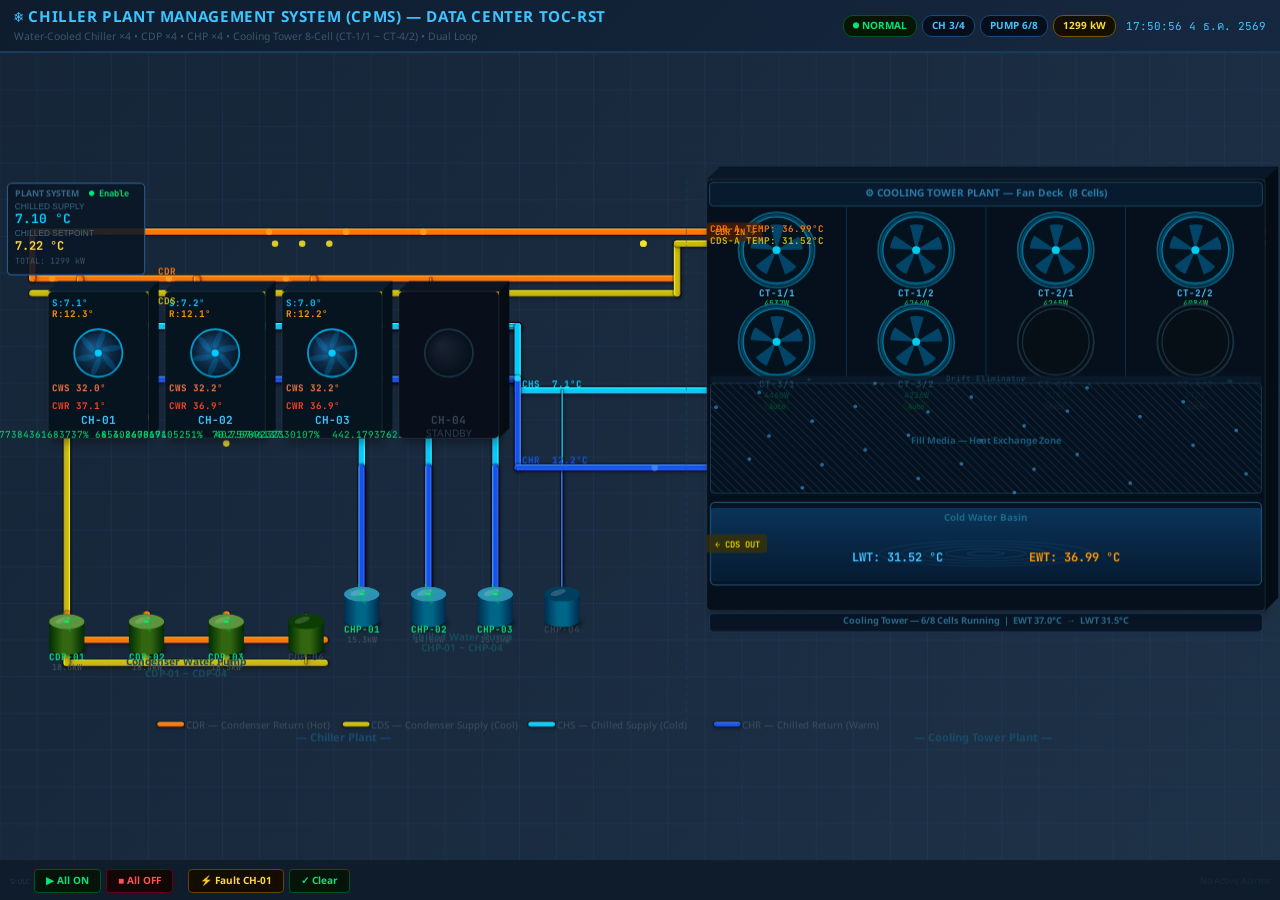
<file: Chilled_Water_Cooled.html>
<!DOCTYPE html>
<html lang="th">
<head>
<meta charset="UTF-8">
<meta name="viewport" content="width=device-width,initial-scale=1.0">
<title>Chiller Plant Management System (CPMS) — TOC-RST</title>
<link rel="icon" type="image/x-icon" href="assets/favicon.ico">
<link rel="preconnect" href="https://fonts.googleapis.com">
<link rel="preconnect" href="https://fonts.gstatic.com" crossorigin>
<link href="https://fonts.googleapis.com/css2?family=Noto+Sans+Thai:wght@400;500;700&family=JetBrains+Mono:wght@400;700&display=swap" rel="stylesheet">
<style>
*{margin:0;padding:0;box-sizing:border-box}
body{background:#1a2d42;color:#b8ccd8;font-family:'Noto Sans Thai','JetBrains Mono',monospace;overflow:hidden;height:100vh;display:flex;flex-direction:column}
header{background:linear-gradient(135deg,#0e1c2e,#162840);padding:6px 14px;border-bottom:2px solid #1a3a5a;display:flex;align-items:center;gap:10px;flex-wrap:wrap;flex-shrink:0}
.ht h1{font-size:.95rem;color:#40c4ff;font-weight:700;letter-spacing:.04em}
.ht .sub{font-size:.65rem;color:#3a5870}
.hb{display:flex;gap:5px;align-items:center;margin-left:auto}
.badge{padding:2px 9px;border-radius:10px;font-size:10px;font-weight:700;border:1px solid;white-space:nowrap}
.bg{background:#071507;color:#00e676;border-color:#005522}
.bb{background:#050e1a;color:#40c4ff;border-color:#1a4a7a}
.by{background:#130f00;color:#ffd740;border-color:#775500}
.br{background:#130404;color:#ff5252;border-color:#771111}
.clk{font-family:'JetBrains Mono',monospace;font-size:11px;color:#40c4ff;white-space:nowrap}
.main{flex:1;overflow:hidden;min-height:0}
canvas{width:100%;height:100%;display:block}
.btm{height:40px;background:#0e1c2c;border-top:1px solid #111e2c;display:flex;align-items:center;gap:5px;padding:0 10px;flex-shrink:0;overflow-x:auto}
.cb{padding:3px 11px;border-radius:4px;font-size:10px;font-weight:700;border:1px solid;cursor:pointer;font-family:'Noto Sans Thai',sans-serif;transition:all .15s;white-space:nowrap}
.cs{background:#06130a;color:#00e676;border-color:#005522}.cs:hover{background:#005522;color:#fff}
.cx{background:#130606;color:#ff5252;border-color:#660011}.cx:hover{background:#660011;color:#fff}
.cw{background:#130d00;color:#ffd740;border-color:#664400}.cw:hover{background:#664400;color:#fff}
.bsp{width:1px;height:22px;background:#111e2c;margin:0 2px;flex-shrink:0}
.aw{display:flex;gap:3px;margin-left:auto;overflow:hidden}
.ai{padding:1px 6px;border-radius:3px;background:#100600;color:#ffd740;border:1px solid #442200;font-size:9px;white-space:nowrap;animation:bl .9s infinite}
@keyframes bl{0%,100%{opacity:1}50%{opacity:.2}}
</style>
</head>
<body>
<header>
  <div class="ht">
    <h1>❄ CHILLER PLANT MANAGEMENT SYSTEM (CPMS) — DATA CENTER TOC-RST</h1>
    <div class="sub">Water-Cooled Chiller ×4 &bull; CDP ×4 &bull; CHP ×4 &bull; Cooling Tower 8-Cell (CT-1/1 ~ CT-4/2) &bull; Dual Loop</div>
  </div>
  <div class="hb">
    <span class="badge bg" id="bSys">● NORMAL</span>
    <span class="badge bb" id="bCH">CH 2/4</span>
    <span class="badge bb" id="bPump">PUMP 4/8</span>
    <span class="badge by" id="bLoad">872 kW</span>
  </div>
  <div class="clk" id="clk">--</div>
</header>
<div class="main"><canvas id="cvs"></canvas></div>
<div class="btm" id="btm"></div>

<script>
// ══════════════════════════════════════
//  STATE
// ══════════════════════════════════════
const EQ={
  ch:[
    {id:'CH-01',run:true, fault:false,load:74,kw:452,cop:5.22,chws:7.1,chwr:12.3,cws:32.0,cwr:37.1},
    {id:'CH-02',run:true, fault:false,load:69,kw:420,cop:5.28,chws:7.2,chwr:12.1,cws:32.2,cwr:36.8},
    {id:'CH-03',run:true, fault:false,load:71,kw:438,cop:5.25,chws:7.0,chwr:12.2,cws:32.1,cwr:36.9},
    {id:'CH-04',run:false,fault:false,load:0, kw:0,  cop:0,   chws:0,  chwr:0,  cws:0,   cwr:0}
  ],
  cdp:[
    {id:'CDP-01',run:true, fault:false,flow:482,kw:18.6},
    {id:'CDP-02',run:true, fault:false,flow:476,kw:18.2},
    {id:'CDP-03',run:true, fault:false,flow:479,kw:18.4},
    {id:'CDP-04',run:false,fault:false,flow:0,  kw:0}
  ],
  chp:[
    {id:'CHP-01',run:true, fault:false,flow:402,kw:15.3},
    {id:'CHP-02',run:true, fault:false,flow:396,kw:15.0},
    {id:'CHP-03',run:true, fault:false,flow:399,kw:15.1},
    {id:'CHP-04',run:false,fault:false,flow:0,  kw:0}
  ],
  ct:[
    {id:'CT-1/1',run:true, fault:false,kw:4522},
    {id:'CT-1/2',run:true, fault:false,kw:4318},
    {id:'CT-2/1',run:true, fault:false,kw:4297},
    {id:'CT-2/2',run:true, fault:false,kw:4105},
    {id:'CT-3/1',run:true, fault:false,kw:4480},
    {id:'CT-3/2',run:true, fault:false,kw:4210},
    {id:'CT-4/1',run:false,fault:false,kw:0},
    {id:'CT-4/2',run:false,fault:false,kw:0}
  ],
  tower:{ewt:37.2,lwt:32.0}
};
const ALARMS=[];
function pushAlarm(id,msg){ALARMS.unshift({id,msg,t:new Date().toLocaleTimeString('th-TH',{hour12:false})});if(ALARMS.length>20)ALARMS.pop();renderBtm();}

// ══════════════════════════════════════
//  CANVAS + SCALE
// ══════════════════════════════════════
const cvs=document.getElementById('cvs');
const ctx=cvs.getContext('2d');
let W,H,T=0;
function rsz(){W=cvs.parentElement.clientWidth;H=cvs.parentElement.clientHeight;cvs.width=W;cvs.height=H;}
rsz(); window.addEventListener('resize',rsz);

const RW=1380, RH=640; // reference space
function SC(){return Math.min(W/RW,H/RH);}
function OX(){return (W-RW*SC())/2;}
function OY(){return (H-RH*SC())/2;}
function rx(x){return OX()+x*SC();}
function ry(y){return OY()+y*SC();}
function rs(v){return v*SC();}

// ══════════════════════════════════════
//  COLOR HELPERS
// ══════════════════════════════════════
function h2rgb(h){return[parseInt(h.slice(1,3),16),parseInt(h.slice(3,5),16),parseInt(h.slice(5,7),16)];}
function lighter(col,a){const[r,g,b]=h2rgb(col);return`rgb(${Math.min(255,r+a)},${Math.min(255,g+a)},${Math.min(255,b+a)})`;}
function darker(col,a){const[r,g,b]=h2rgb(col);return`rgb(${Math.max(0,r-a)},${Math.max(0,g-a)},${Math.max(0,b-a)})`;}

// Pipe palette (CPMS-style)
const PC={CDR:'#ff7700',CDS:'#ccbb00',CHS:'#00ccff',CHR:'#1155ee'};

// ══════════════════════════════════════
//  3D DRAW PRIMITIVES
// ══════════════════════════════════════
function rrPath(x,y,w,h,r){
  ctx.beginPath();
  ctx.moveTo(x+r,y);ctx.lineTo(x+w-r,y);ctx.arcTo(x+w,y,x+w,y+r,r);
  ctx.lineTo(x+w,y+h-r);ctx.arcTo(x+w,y+h,x+w-r,y+h,r);
  ctx.lineTo(x+r,y+h);ctx.arcTo(x,y+h,x,y+h-r,r);
  ctx.lineTo(x,y+r);ctx.arcTo(x,y,x+r,y,r);ctx.closePath();
}

// 3D gradient tube pipe
function pipe3D(x1,y1,x2,y2,col,w){
  if(w<rs(1)) return;
  const ang=Math.atan2(y2-y1,x2-x1);
  const nx=Math.sin(ang), ny=-Math.cos(ang);
  // Drop shadow
  ctx.save();
  ctx.shadowColor='rgba(0,0,0,.55)';ctx.shadowBlur=rs(4);ctx.shadowOffsetX=rs(1.5);ctx.shadowOffsetY=rs(2);
  ctx.beginPath();ctx.moveTo(x1,y1);ctx.lineTo(x2,y2);
  ctx.strokeStyle='rgba(0,0,0,.3)';ctx.lineWidth=w+rs(3);ctx.lineCap='round';ctx.stroke();
  ctx.restore();
  // Gradient across tube width
  const gx1=x1+nx*(w*.5),gy1=y1+ny*(w*.5),gx2=x1-nx*(w*.5),gy2=y1-ny*(w*.5);
  const g=ctx.createLinearGradient(gx1,gy1,gx2,gy2);
  g.addColorStop(0,lighter(col,80));
  g.addColorStop(.28,col);
  g.addColorStop(.65,col);
  g.addColorStop(1,darker(col,70));
  ctx.beginPath();ctx.moveTo(x1,y1);ctx.lineTo(x2,y2);
  ctx.strokeStyle=g;ctx.lineWidth=w;ctx.lineCap='round';ctx.stroke();
  // Specular highlight
  ctx.beginPath();ctx.moveTo(x1-nx*w*.32,y1-ny*w*.32);ctx.lineTo(x2-nx*w*.32,y2-ny*w*.32);
  ctx.strokeStyle='rgba(255,255,255,.22)';ctx.lineWidth=w*.18;ctx.stroke();
}

// 3D isometric box
function box3D(x,y,w,h,d,fc,tc,sc){
  const r=rs(5);
  // Shadow
  ctx.save();ctx.shadowColor='rgba(0,0,0,.65)';ctx.shadowBlur=rs(10);ctx.shadowOffsetX=rs(3);ctx.shadowOffsetY=rs(5);
  rrPath(x,y,w,h,r);ctx.fillStyle='rgba(0,0,0,.5)';ctx.fill();ctx.restore();
  // Top face
  ctx.beginPath();ctx.moveTo(x,y);ctx.lineTo(x+d,y-d);ctx.lineTo(x+w+d,y-d);ctx.lineTo(x+w,y);ctx.closePath();
  ctx.fillStyle=tc;ctx.fill();ctx.strokeStyle='rgba(0,0,0,.25)';ctx.lineWidth=rs(.5);ctx.stroke();
  // Right face
  ctx.beginPath();ctx.moveTo(x+w,y);ctx.lineTo(x+w+d,y-d);ctx.lineTo(x+w+d,y+h-d);ctx.lineTo(x+w,y+h);ctx.closePath();
  ctx.fillStyle=sc;ctx.fill();ctx.stroke();
  // Front face
  rrPath(x,y,w,h,r);ctx.fillStyle=fc;ctx.fill();
  ctx.strokeStyle='rgba(255,255,255,.1)';ctx.lineWidth=rs(1);rrPath(x,y,w,h,r);ctx.stroke();
}

// 3D cylinder pump
function cylinder3D(cx,cy,ew,eh,ch,col,run,fault){
  const fc=fault?'#cc1111':run?lighter(col,45):darker(col,40);
  const sg=ctx.createLinearGradient(cx-ew,cy,cx+ew,cy);
  sg.addColorStop(0,darker(col,55));sg.addColorStop(.38,col);sg.addColorStop(.62,col);sg.addColorStop(1,darker(col,60));
  // Shadow
  ctx.save();ctx.shadowColor='rgba(0,0,0,.5)';ctx.shadowBlur=rs(6);ctx.shadowOffsetX=rs(2);ctx.shadowOffsetY=rs(3);
  ctx.beginPath();ctx.ellipse(cx,cy+ch,ew,eh,0,0,Math.PI*2);ctx.fillStyle=darker(col,55);ctx.fill();ctx.restore();
  // Barrel
  ctx.beginPath();
  ctx.moveTo(cx-ew,cy);ctx.lineTo(cx-ew,cy+ch);
  ctx.ellipse(cx,cy+ch,ew,eh,0,Math.PI,0,true);
  ctx.lineTo(cx+ew,cy);ctx.ellipse(cx,cy,ew,eh,0,0,Math.PI,true);
  ctx.fillStyle=sg;ctx.fill();
  // Top cap
  ctx.beginPath();ctx.ellipse(cx,cy,ew,eh,0,0,Math.PI*2);ctx.fillStyle=fc;ctx.fill();
  // Sheen
  ctx.beginPath();ctx.ellipse(cx-ew*.22,cy-eh*.22,ew*.45,eh*.38,-.3,0,Math.PI*2);
  ctx.fillStyle='rgba(255,255,255,.16)';ctx.fill();
  // Spinning blades
  if(run){
    for(let b=0;b<4;b++){const a=T*4.5+b*Math.PI/2;ctx.save();ctx.translate(cx,cy);ctx.rotate(a);ctx.beginPath();ctx.ellipse(ew*.32,0,ew*.3,eh*.25,0,0,Math.PI*2);ctx.fillStyle='rgba(0,200,80,.28)';ctx.fill();ctx.restore();}
    ctx.beginPath();ctx.ellipse(cx,cy,ew*.16,eh*.16,0,0,Math.PI*2);ctx.fillStyle='rgba(0,255,80,.75)';ctx.fill();
  }
}

// ══════════════════════════════════════
//  LAYOUT CONSTANTS (ref-space pixels)
// ══════════════════════════════════════
// Chillers
const CH_X=[52,178,304,430], CH_Y=140, CH_W=108, CH_H=160;
// Pipes (horizontal buses)
const CDR_BUS_Y=126, CDS_BUS_Y=142;
const CHS_BUS_Y=248, CHR_BUS_Y=332;
const CHW_BUS_X=558; // vertical bus right of chillers
const CDP_BUS_Y=545, CDP_DIS_Y=520;
// Pumps
const CDP_X=[72,158,244,330], CDP_Y=500;
const CHP_X=[390,462,534,606], CHP_Y=470;
// Cooling Tower (right half)
const CT_OX=760; // x origin of CT section
const CT_CX=[CT_OX+50,CT_OX+50,CT_OX+182,CT_OX+182,CT_OX+314,CT_OX+314,CT_OX+446,CT_OX+446];
const CT_CY=[148,308,148,308,148,308,148,308];
const CT_RW=100,CT_RH=130;
// AHU/supply label position
const AHU_X=CT_OX+35, AHU_Y=460;
// Div line
const DIV_X=740;

// ══════════════════════════════════════
//  FLOW DOT ANIMATOR
// ══════════════════════════════════════
function flowDots(pts,col,on,spd=1.3){
  if(!on||pts.length<2)return;
  let tot=0;
  for(let i=1;i<pts.length;i++)tot+=Math.hypot(pts[i][0]-pts[i-1][0],pts[i][1]-pts[i-1][1]);
  if(tot<2)return;
  for(const off of[0,.34,.67]){
    let d=((T*spd*60+off*tot)%tot),rem=d,px=pts[0][0],py=pts[0][1];
    for(let i=1;i<pts.length;i++){const sg=Math.hypot(pts[i][0]-pts[i-1][0],pts[i][1]-pts[i-1][1]);if(rem<=sg){const f=rem/sg;px=pts[i-1][0]+f*(pts[i][0]-pts[i-1][0]);py=pts[i-1][1]+f*(pts[i][1]-pts[i-1][1]);break;}rem-=sg;}
    ctx.beginPath();ctx.arc(px,py,rs(3.5),0,Math.PI*2);
    ctx.fillStyle=col;ctx.globalAlpha=.88;ctx.fill();ctx.globalAlpha=1;
  }
}

// ══════════════════════════════════════
//  DRAW PIPES
// ══════════════════════════════════════
function drawPipes(){
  const PW=rs(7),PD=rs(1.5);
  const chRun=EQ.ch.some(c=>c.run), cdpRun=EQ.cdp.some(p=>p.run), chpRun=EQ.chp.some(p=>p.run);

  // ── Condenser Water Return (CDR, orange) horizontal bus
  pipe3D(rx(35),ry(CDR_BUS_Y),rx(DIV_X-10),ry(CDR_BUS_Y),PC.CDR,chRun?PW:PD);
  // ── Condenser Water Supply (CDS, yellow) horizontal bus
  pipe3D(rx(35),ry(CDS_BUS_Y),rx(DIV_X-10),ry(CDS_BUS_Y),PC.CDS,cdpRun?PW:PD);
  // CDR/CDS → CT (right)
  pipe3D(rx(35),ry(CDR_BUS_Y),rx(35),ry(75),PC.CDR,chRun?PW:PD);
  pipe3D(rx(35),ry(75),rx(RW-10),ry(75),PC.CDR,chRun?PW:PD);
  pipe3D(rx(DIV_X-10),ry(CDS_BUS_Y),rx(DIV_X-10),ry(88),PC.CDS,cdpRun?PW:PD);
  pipe3D(rx(DIV_X-10),ry(88),rx(RW-10),ry(88),PC.CDS,cdpRun?PW:PD);

  // Per-chiller CDR out (top-left) / CDS in (top-right)
  CH_X.forEach((cx,i)=>{
    pipe3D(rx(cx+CH_W*.32),ry(CH_Y),rx(cx+CH_W*.32),ry(CDR_BUS_Y),PC.CDR,EQ.ch[i].run?PW:PD);
    pipe3D(rx(cx+CH_W*.68),ry(CDS_BUS_Y),rx(cx+CH_W*.68),ry(CH_Y),PC.CDS,EQ.ch[i].run?PW:PD);
  });

  // CDP suction from CDS bus downward
  pipe3D(rx(CDP_X[0]),ry(CDS_BUS_Y),rx(CDP_X[0]),ry(CDP_BUS_Y),PC.CDS,cdpRun?PW:PD);
  pipe3D(rx(CDP_X[0]),ry(CDP_BUS_Y),rx(CDP_X[3]+20),ry(CDP_BUS_Y),PC.CDS,cdpRun?PW:PD);
  CDP_X.forEach((x,i)=>{
    pipe3D(rx(x),ry(CDP_BUS_Y),rx(x),ry(CDP_Y+rs(8)/SC()),PC.CDS,EQ.cdp[i].run?PW:PD);
    pipe3D(rx(x),ry(CDP_Y-rs(8)/SC()),rx(x),ry(CDP_DIS_Y),PC.CDR,EQ.cdp[i].run?PW:PD);
  });
  // CDP discharge back up to CDR bus
  pipe3D(rx(CDP_X[0]),ry(CDP_DIS_Y),rx(CDP_X[3]+20),ry(CDP_DIS_Y),PC.CDR,cdpRun?PW:PD);

  // ── Chilled Water Supply (CHS, cyan) ──
  // Horizontal bus on right of chillers
  CH_X.forEach((cx,i)=>{
    pipe3D(rx(cx+CH_W),ry(CH_Y+38),rx(CHW_BUS_X),ry(CH_Y+38),PC.CHS,EQ.ch[i].run?PW:PD);
  });
  pipe3D(rx(CHW_BUS_X),ry(CH_Y+38),rx(CHW_BUS_X),ry(CHS_BUS_Y),PC.CHS,chpRun?PW:PD);
  pipe3D(rx(CHW_BUS_X),ry(CHS_BUS_Y),rx(RW-20),ry(CHS_BUS_Y),PC.CHS,chpRun?PW:PD);
  // CHP suction
  CHP_X.forEach((x,i)=>{
    pipe3D(rx(x),ry(CHS_BUS_Y),rx(x),ry(CHP_Y-rs(8)/SC()),PC.CHS,EQ.chp[i].run?PW:PD);
    pipe3D(rx(x),ry(CHP_Y+rs(8)/SC()),rx(x),ry(CHR_BUS_Y),PC.CHR,EQ.chp[i].run?PW:PD);
  });

  // ── Chilled Water Return (CHR, blue) ──
  CH_X.forEach((cx,i)=>{
    pipe3D(rx(cx+CH_W),ry(CH_Y+CH_H*.6),rx(CHW_BUS_X),ry(CH_Y+CH_H*.6),PC.CHR,EQ.ch[i].run?PW:PD);
  });
  pipe3D(rx(CHW_BUS_X),ry(CH_Y+CH_H*.6),rx(CHW_BUS_X),ry(CHR_BUS_Y),PC.CHR,chpRun?PW:PD);
  pipe3D(rx(CHW_BUS_X),ry(CHR_BUS_Y),rx(RW-20),ry(CHR_BUS_Y),PC.CHR,chpRun?PW:PD);

  // ── FLOW DOTS ──
  if(chRun){
    CH_X.forEach((cx,i)=>{if(!EQ.ch[i].run)return;
      flowDots([[rx(cx+CH_W*.32),ry(CH_Y)],[rx(cx+CH_W*.32),ry(CDR_BUS_Y)],[rx(35),ry(CDR_BUS_Y)],[rx(35),ry(75)],[rx(RW-10),ry(75)]],lighter(PC.CDR,40),true,1.1);
    });
  }
  if(cdpRun){
    CDP_X.forEach((x,i)=>{if(!EQ.cdp[i].run)return;
      flowDots([[rx(DIV_X-10),ry(88)],[rx(x),ry(88)],[rx(x),ry(CDS_BUS_Y)],[rx(x),ry(CDP_BUS_Y)],[rx(x),ry(CDP_Y-rs(8)/SC())]],lighter(PC.CDS,40),true,.9);
    });
  }
  if(chpRun&&chRun){
    flowDots([[rx(CHW_BUS_X),ry(CH_Y+38)],[rx(CHW_BUS_X),ry(CHS_BUS_Y)],[rx(RW-20),ry(CHS_BUS_Y)]],lighter(PC.CHS,30),true,1.4);
  }
  if(chpRun){
    flowDots([[rx(RW-20),ry(CHR_BUS_Y)],[rx(CHW_BUS_X),ry(CHR_BUS_Y)],[rx(CHW_BUS_X),ry(CH_Y+CH_H*.6)]],lighter(PC.CHR,50),true,1.3);
  }
}

// ══════════════════════════════════════
//  DRAW CHILLER (3D)
// ══════════════════════════════════════
function drawChiller3D(i){
  const eq=EQ.ch[i];
  const x=rx(CH_X[i]),y=ry(CH_Y),w=rs(CH_W),h=rs(CH_H),d=rs(11);
  const run=eq.run,flt=eq.fault;
  const fc=flt?'#220606':run?'#061420':'#080f1a';
  const tc=flt?'#310808':run?'#0a1e30':'#0c1420';
  const sc=flt?'#180404':run?'#04101a':'#060c14';
  box3D(x,y,w,h,d,fc,tc,sc);
  // 3D compressor
  const ccx=x+w/2,ccy=y+h*.42,cr=rs(26);
  const cg=ctx.createRadialGradient(ccx-cr*.3,ccy-cr*.3,cr*.05,ccx,ccy,cr);
  cg.addColorStop(0,run?'#1a4a78':'#1a2232');cg.addColorStop(1,run?'#061828':'#06101a');
  ctx.beginPath();ctx.arc(ccx,ccy,cr,0,Math.PI*2);ctx.fillStyle=cg;ctx.fill();
  ctx.strokeStyle=run?'#0099cc':flt?'#880000':'#1a3040';ctx.lineWidth=rs(2);ctx.stroke();
  if(run){
    for(let b=0;b<6;b++){const a=T*2.8+b*Math.PI/3;ctx.save();ctx.translate(ccx,ccy);ctx.rotate(a);ctx.beginPath();ctx.ellipse(cr*.58,0,cr*.4,cr*.13,.22,0,Math.PI*2);ctx.fillStyle='rgba(0,155,235,.24)';ctx.fill();ctx.restore();}
    // Inner glow ring
    const ig=ctx.createRadialGradient(ccx,ccy,cr*.1,ccx,ccy,cr*.5);
    ig.addColorStop(0,'rgba(0,200,255,.18)');ig.addColorStop(1,'rgba(0,200,255,0)');
    ctx.beginPath();ctx.arc(ccx,ccy,cr*.5,0,Math.PI*2);ctx.fillStyle=ig;ctx.fill();
    ctx.beginPath();ctx.arc(ccx,ccy,cr*.15,0,Math.PI*2);ctx.fillStyle='#00ccff';ctx.fill();
  }
  // Labels
  const lc=flt?'#ff5252':run?'#40c4ff':'#334455';
  ctx.textAlign='center';
  ctx.fillStyle=lc;ctx.font=`bold ${rs(12)}px JetBrains Mono,monospace`;
  ctx.fillText(eq.id,ccx,y+h*.9);
  if(run){
    ctx.fillStyle='#00e676';ctx.font=`${rs(10)}px JetBrains Mono,monospace`;
    ctx.fillText(eq.load+'%  '+eq.kw+'kW',ccx,y+h*1.0);
    ctx.textAlign='left';ctx.font=`bold ${rs(10)}px JetBrains Mono,monospace`;
    ctx.fillStyle='#00ccff';ctx.fillText('S:'+eq.chws.toFixed(1)+'°',x+rs(4),y+rs(16));
    ctx.fillStyle='#ff9800';ctx.fillText('R:'+eq.chwr.toFixed(1)+'°',x+rs(4),y+rs(28));
    ctx.fillStyle='#ff7744';ctx.fillText('CWS '+eq.cws.toFixed(1)+'°',x+rs(4),y+h*.68);
    ctx.fillStyle='#ff4422';ctx.fillText('CWR '+eq.cwr.toFixed(1)+'°',x+rs(4),y+h*.8);
  } else {
    ctx.textAlign='center';ctx.fillStyle='#2a4050';ctx.font=`${rs(11)}px Noto Sans Thai,sans-serif`;
    ctx.fillText(flt?'FAULT':'STANDBY',ccx,y+h*.99);
  }
}

// ══════════════════════════════════════
//  DRAW PUMP (3D cylinder)
// ══════════════════════════════════════
function drawPump3D(cx,cy,p,isCHP){
  const col=isCHP?'#006688':'#336611';
  const ew=rs(19),eh=rs(8),ch=rs(28);
  cylinder3D(cx,cy,ew,eh,ch,col,p.run,p.fault);
  const tc=p.fault?'#ff5252':p.run?'#00e676':'#334455';
  ctx.textAlign='center';
  ctx.fillStyle=tc;ctx.font=`bold ${rs(10)}px JetBrains Mono,monospace`;
  ctx.fillText(p.id,cx,cy+ch+rs(14));
  if(p.run&&p.kw>0){ctx.fillStyle='#445566';ctx.font=`${rs(9)}px JetBrains Mono,monospace`;ctx.fillText(p.kw.toFixed(1)+'kW',cx,cy+ch+rs(25));}
}

// ══════════════════════════════════════
//  DRAW COOLING TOWER 3D (Full Structure)
// ══════════════════════════════════════
function drawCoolingTower3D(){
  const tx=rx(762),ty=ry(18),tw=rs(602),th=rs(470),d3=rs(14);

  // ── Tower shell (3D box) ──
  const fc='#06101c',tc='#091828',sc2='#040d16';
  box3D(tx,ty,tw,th,d3,fc,tc,sc2);

  // ── Fan Deck header bar ──
  rrPath(tx+rs(3),ty+rs(3),tw-rs(6),rs(26),rs(4));
  ctx.fillStyle='rgba(8,28,48,.9)';ctx.fill();
  ctx.strokeStyle='#1a4a6a';ctx.lineWidth=rs(1);ctx.stroke();
  ctx.textAlign='center';ctx.fillStyle='#2a7aaa';ctx.font=`bold ${rs(11)}px Noto Sans Thai,sans-serif`;
  ctx.fillText('⚙ COOLING TOWER PLANT — Fan Deck  (8 Cells)',tx+tw/2,ty+rs(18));

  // ── 8 Fan Cells (4 cols × 2 rows) ──
  const cols=4,rows=2;
  const cellW=tw/cols, cellH=rs(185);
  for(let i=0;i<8;i++){
    const col=i%cols, row=Math.floor(i/cols);
    const fcx=tx+col*cellW+cellW/2;
    const fcy=ty+rs(32)+row*rs(100)+rs(45);
    const fr=rs(36);
    const eq=EQ.ct[i];
    const run=eq.run,flt=eq.fault;
    const bc=flt?'#992200':run?'#0a5a7a':'#1a3040';

    // Cell divider
    if(col>0){ctx.beginPath();ctx.moveTo(tx+col*cellW,ty+rs(30));ctx.lineTo(tx+col*cellW,ty+rs(30)+cellH);ctx.strokeStyle='rgba(20,60,90,.5)';ctx.lineWidth=rs(1);ctx.stroke();}

    // Fan housing
    ctx.beginPath();ctx.arc(fcx,fcy,fr+rs(5),0,Math.PI*2);
    ctx.fillStyle=flt?'#1c0505':run?'#04121e':'#060e16';ctx.fill();
    ctx.strokeStyle=bc;ctx.lineWidth=rs(2);ctx.stroke();

    // Fan ring
    ctx.beginPath();ctx.arc(fcx,fcy,fr,0,Math.PI*2);
    ctx.strokeStyle=run?'#0077aa':'#1a3040';ctx.lineWidth=rs(1.5);ctx.stroke();

    // Blades
    if(run){
      for(let b=0;b<5;b++){
        const a=T*5.5+b*Math.PI*2/5;
        ctx.save();ctx.translate(fcx,fcy);ctx.rotate(a);
        ctx.beginPath();ctx.moveTo(0,0);ctx.arc(0,0,fr*.78,-.22,.32);ctx.closePath();
        ctx.fillStyle='rgba(0,140,210,.42)';ctx.fill();ctx.restore();
      }
      ctx.beginPath();ctx.arc(fcx,fcy,fr+rs(2),0,Math.PI*2);
      ctx.strokeStyle='rgba(0,190,230,.3)';ctx.lineWidth=rs(2.5);ctx.stroke();
      ctx.beginPath();ctx.arc(fcx,fcy,fr*.12,0,Math.PI*2);ctx.fillStyle='#00ccee';ctx.fill();
    } else if(flt){
      ctx.beginPath();ctx.arc(fcx,fcy,fr*.5,0,Math.PI*2);ctx.strokeStyle='rgba(255,50,50,.3)';ctx.lineWidth=rs(2);ctx.stroke();
    }

    // Label
    const lc=flt?'#ff5252':run?'#40c4ff':'#2a4466';
    ctx.textAlign='center';
    ctx.fillStyle=lc;ctx.font=`bold ${rs(10)}px JetBrains Mono,monospace`;
    ctx.fillText(eq.id,fcx,fcy+fr+rs(14));
    ctx.fillStyle=run?'#00e676':'#223a4a';ctx.font=`${rs(9)}px JetBrains Mono,monospace`;
    ctx.fillText(run?eq.kw.toFixed(0)+'W':'STBY',fcx,fcy+fr+rs(25));
    // Auto tag
    rrPath(fcx-rs(14),fcy+fr+rs(28),rs(28),rs(11),rs(3));
    ctx.fillStyle=run?'#072a12':'#0e1a22';ctx.fill();
    ctx.fillStyle=run?'#00cc55':'#2a4050';ctx.font=`bold ${rs(8)}px JetBrains Mono,monospace`;
    ctx.fillText('Auto',fcx,fcy+fr+rs(37));
  }

  // ── Hot water inlet spray (top of fill) ──
  const sprayY=ty+rs(215);
  for(let n=0;n<8;n++){
    const nx=tx+(n+.5)*tw/8;
    for(let sp=0;sp<3;sp++){
      const f=((T*1.0*60+sp*20+n*7)%40)/40;
      const sy=sprayY+f*rs(28);
      const sr=rs(1.8-f*1.6);
      if(sr>0){ctx.beginPath();ctx.arc(nx+(Math.random()-.5)*rs(6),sy,sr,0,Math.PI*2);ctx.fillStyle=`rgba(80,180,255,${.65-f*.5})`;ctx.fill();}
    }
  }

  // ── Fill Media zone ──
  const fillY=ty+rs(222),fillH=rs(120);
  rrPath(tx+rs(4),fillY,tw-rs(8),fillH,rs(4));
  ctx.fillStyle='rgba(6,18,30,.75)';ctx.fill();
  ctx.strokeStyle='#1a3a52';ctx.lineWidth=rs(1);ctx.stroke();
  // Hatch lines
  ctx.save();ctx.beginPath();rrPath(tx+rs(4),fillY,tw-rs(8),fillH,rs(4));ctx.clip();
  ctx.strokeStyle='rgba(20,65,100,.55)';ctx.lineWidth=rs(1.2);
  for(let xi=-fillH;xi<tw+fillH;xi+=rs(9)){ctx.beginPath();ctx.moveTo(tx+xi,fillY);ctx.lineTo(tx+xi+fillH,fillY+fillH);ctx.stroke();}
  ctx.restore();
  // Falling droplets
  for(let dr=0;dr<28;dr++){
    const dxp=((dr*53)%(tw-rs(20)));
    const dyp=((T*0.65*60+dr*29)%fillH);
    ctx.beginPath();ctx.arc(tx+rs(10)+dxp,fillY+dyp,rs(2),0,Math.PI*2);
    ctx.fillStyle='rgba(70,170,240,.55)';ctx.fill();
  }
  ctx.textAlign='center';ctx.fillStyle='#1a5a78';ctx.font=`bold ${rs(10)}px Noto Sans Thai,sans-serif`;
  ctx.fillText('Fill Media — Heat Exchange Zone',tx+tw/2,fillY+fillH*.55);

  // ── Drift Eliminator bar ──
  ctx.fillStyle='rgba(10,28,44,.8)';ctx.fillRect(tx+rs(4),fillY-rs(8),tw-rs(8),rs(7));
  ctx.fillStyle='#1a4a60';ctx.font=`${rs(8.5)}px JetBrains Mono,monospace`;ctx.textAlign='center';
  ctx.fillText('Drift Eliminator',tx+tw/2,fillY-rs(2));

  // ── Cold Water Basin ──
  const basinY=ty+rs(352),basinH=rs(90);
  rrPath(tx+rs(4),basinY,tw-rs(8),basinH,rs(5));
  ctx.fillStyle='rgba(6,22,40,.85)';ctx.fill();
  ctx.strokeStyle='#1a4a6a';ctx.lineWidth=rs(1.5);ctx.stroke();
  // Water surface
  const wg=ctx.createLinearGradient(tx,basinY,tx,basinY+basinH);
  wg.addColorStop(0,'rgba(15,90,150,.5)');wg.addColorStop(1,'rgba(8,45,80,.3)');
  rrPath(tx+rs(4),basinY+rs(6),tw-rs(8),basinH-rs(10),rs(4));ctx.fillStyle=wg;ctx.fill();
  // Ripples
  for(let r2=0;r2<5;r2++){
    const rw2=((T*.5*60+r2*22)%(tw*.48-rs(10)));
    ctx.beginPath();ctx.ellipse(tx+tw/2,basinY+basinH*.62,rw2,rw2*.12,0,0,Math.PI*2);
    ctx.strokeStyle=`rgba(50,160,220,${Math.max(0,.22-rw2/(tw*.48)*.22)})`;ctx.lineWidth=rs(1);ctx.stroke();
  }
  ctx.textAlign='center';ctx.fillStyle='#1a6a88';ctx.font=`bold ${rs(10.5)}px Noto Sans Thai,sans-serif`;
  ctx.fillText('Cold Water Basin',tx+tw/2,basinY+rs(20));
  ctx.fillStyle='#40c4ff';ctx.font=`bold ${rs(13)}px JetBrains Mono,monospace`;
  ctx.fillText('LWT: '+EQ.tower.lwt.toFixed(2)+' °C',tx+tw/2-rs(95),basinY+basinH*.72);
  ctx.fillStyle='#ff9800';
  ctx.fillText('EWT: '+EQ.tower.ewt.toFixed(2)+' °C',tx+tw/2+rs(95),basinY+basinH*.72);

  // ── CDR inlet label (hot water in, orange arrow) ──
  const inY=ry(75);
  ctx.fillStyle='rgba(80,30,0,.75)';rrPath(rx(762),inY-rs(10),rs(60),rs(20),rs(3));ctx.fill();
  ctx.fillStyle='#ff8800';ctx.font=`bold ${rs(9.5)}px JetBrains Mono,monospace`;ctx.textAlign='center';
  ctx.fillText('CDR IN →',rx(792),inY+rs(4));

  // ── CDS outlet label (cool water out, yellow arrow) ──
  const outY=basinY+basinH*.5;
  ctx.fillStyle='rgba(60,50,0,.75)';rrPath(rx(762),outY-rs(10),rs(65),rs(20),rs(3));ctx.fill();
  ctx.fillStyle='#ddcc00';ctx.font=`bold ${rs(9.5)}px JetBrains Mono,monospace`;ctx.textAlign='center';
  ctx.fillText('← CDS OUT',rx(795),outY+rs(4));

  // ── Bottom info strip ──
  rrPath(tx+rs(3),ty+th+rs(3),tw-rs(6),rs(20),rs(4));
  ctx.fillStyle='rgba(6,18,32,.88)';ctx.fill();ctx.strokeStyle='#1a3a5a';ctx.lineWidth=rs(1);ctx.stroke();
  ctx.textAlign='center';ctx.fillStyle='#2a6888';ctx.font=`bold ${rs(10)}px Noto Sans Thai,sans-serif`;
  const runCT=EQ.ct.filter(c=>c.run).length;
  ctx.fillText('Cooling Tower — '+runCT+'/8 Cells Running  |  EWT '+EQ.tower.ewt.toFixed(1)+'°C  →  LWT '+EQ.tower.lwt.toFixed(1)+'°C',tx+tw/2,ty+th+rs(14));
}

// ══════════════════════════════════════
//  INFO / LABELS PANELS
// ══════════════════════════════════════
function drawLabels(){
  const rCH=EQ.ch.filter(c=>c.run);
  const chws=rCH.length?rCH.reduce((a,c)=>a+c.chws,0)/rCH.length:0;
  const chwr=rCH.length?rCH.reduce((a,c)=>a+c.chwr,0)/rCH.length:0;
  const totalKW=EQ.ch.reduce((a,c)=>a+c.kw,0);

  // ── Left info panel ──
  const px=rx(8),py=ry(22),pw=rs(148),ph=rs(100);
  rrPath(px,py,pw,ph,rs(5));ctx.fillStyle='rgba(10,22,38,.88)';ctx.fill();
  ctx.strokeStyle='#2a5a8a';ctx.lineWidth=rs(1.2);rrPath(px,py,pw,ph,rs(5));ctx.stroke();
  ctx.textAlign='left';
  ctx.fillStyle='#3a6a88';ctx.font=`bold ${rs(9.5)}px Noto Sans Thai,sans-serif`;ctx.fillText('PLANT SYSTEM',px+rs(8),py+rs(14));
  ctx.fillStyle='#00e676';ctx.font=`bold ${rs(9.5)}px JetBrains Mono,monospace`;ctx.fillText('● Enable',px+rs(88),py+rs(14));
  ctx.fillStyle='#3a6a88';ctx.font=`${rs(9)}px sans-serif`;ctx.fillText('CHILLED SUPPLY',px+rs(8),py+rs(28));
  ctx.fillStyle='#00ccff';ctx.font=`bold ${rs(14)}px JetBrains Mono,monospace`;ctx.fillText(chws.toFixed(2)+' °C',px+rs(8),py+rs(44));
  ctx.fillStyle='#3a6a88';ctx.font=`${rs(9)}px sans-serif`;ctx.fillText('CHILLED SETPOINT',px+rs(8),py+rs(58));
  ctx.fillStyle='#ffd740';ctx.font=`bold ${rs(13)}px JetBrains Mono,monospace`;ctx.fillText('7.22 °C',px+rs(8),py+rs(73));
  ctx.fillStyle='#3a5a70';ctx.font=`${rs(9)}px JetBrains Mono,monospace`;ctx.fillText('TOTAL: '+totalKW.toFixed(0)+' kW',px+rs(8),py+rs(88));

  // ── Tower temperatures ──
  ctx.textAlign='left';ctx.font=`bold ${rs(10)}px JetBrains Mono,monospace`;
  ctx.fillStyle='#ff7700';ctx.fillText('CDR-A TEMP: '+EQ.tower.ewt.toFixed(2)+'°C',rx(CT_OX+5),ry(75));
  ctx.fillStyle='#ccbb00';ctx.fillText('CDS-A TEMP: '+EQ.tower.lwt.toFixed(2)+'°C',rx(CT_OX+5),ry(88));

  // ── Section divider ──
  ctx.setLineDash([rs(5),rs(4)]);
  ctx.beginPath();ctx.moveTo(rx(DIV_X),ry(18));ctx.lineTo(rx(DIV_X),ry(RH-18));
  ctx.strokeStyle='rgba(25,70,110,.5)';ctx.lineWidth=rs(1);ctx.stroke();
  ctx.setLineDash([]);

  // ── Section titles ──
  ctx.textAlign='center';ctx.fillStyle='#1a4a6a';ctx.font=`bold ${rs(12)}px Noto Sans Thai,sans-serif`;
  ctx.fillText('— Chiller Plant —',rx(DIV_X/2),ry(RH-10));
  ctx.fillText('— Cooling Tower Plant —',rx((DIV_X+RW)/2),ry(RH-10));

  // ── Pipe section headers ──
  ctx.textAlign='left';ctx.font=`bold ${rs(10)}px JetBrains Mono,monospace`;
  ctx.fillStyle='#ff7700';ctx.fillText('CDR',rx(170),ry(CDR_BUS_Y-4));
  ctx.fillStyle='#ccbb00';ctx.fillText('CDS',rx(170),ry(CDS_BUS_Y+12));
  ctx.fillStyle='#00ccff';ctx.fillText('CHS  '+chws.toFixed(1)+'°C',rx(CHW_BUS_X+5),ry(CHS_BUS_Y-4));
  ctx.fillStyle='#1155ee';ctx.fillText('CHR  '+chwr.toFixed(1)+'°C',rx(CHW_BUS_X+5),ry(CHR_BUS_Y-4));

  // ── Pump section labels ──
  ctx.fillStyle='#1a4a5a';ctx.font=`bold ${rs(11)}px Noto Sans Thai,sans-serif`;ctx.textAlign='center';
  ctx.fillText('Condenser Water Pump',rx((CDP_X[0]+CDP_X[3])/2),ry(548));
  ctx.fillText('CDP-01 ~ CDP-04',rx((CDP_X[0]+CDP_X[3])/2),ry(560));
  ctx.fillText('Chilled Water Pump',rx((CHP_X[0]+CHP_X[3])/2),ry(520));
  ctx.fillText('CHP-01 ~ CHP-04',rx((CHP_X[0]+CHP_X[3])/2),ry(532));

  // ── Legend (bottom) ──
  const lgY=ry(RH-28), lgX=rx(172);
  const lgItems=[
    {c:PC.CDR,l:'CDR — Condenser Return (Hot)'},
    {c:PC.CDS,l:'CDS — Condenser Supply (Cool)'},
    {c:PC.CHS,l:'CHS — Chilled Supply (Cold)'},
    {c:PC.CHR,l:'CHR — Chilled Return (Warm)'}
  ];
  lgItems.forEach((it,i)=>{
    pipe3D(lgX+i*rs(200),lgY,lgX+i*rs(200)+rs(24),lgY,it.c,rs(5));
    ctx.fillStyle='#3a5060';ctx.font=`${rs(10.5)}px Noto Sans Thai,sans-serif`;ctx.textAlign='left';
    ctx.fillText(it.l,lgX+i*rs(200)+rs(28),lgY+rs(4));
  });
}

// ══════════════════════════════════════
//  MAIN DRAW
// ══════════════════════════════════════
function draw(){
  ctx.clearRect(0,0,W,H);
  // Background
  const bg=ctx.createLinearGradient(0,0,W,H);
  bg.addColorStop(0,'#162538');bg.addColorStop(1,'#1e3248');
  ctx.fillStyle=bg;ctx.fillRect(0,0,W,H);
  // Grid
  ctx.strokeStyle='rgba(50,100,160,.22)';ctx.lineWidth=.6;
  for(let x=0;x<W;x+=rs(40)){ctx.beginPath();ctx.moveTo(x,0);ctx.lineTo(x,H);ctx.stroke();}
  for(let y=0;y<H;y+=rs(40)){ctx.beginPath();ctx.moveTo(0,y);ctx.lineTo(W,y);ctx.stroke();}

  drawPipes();
  for(let i=0;i<4;i++) drawChiller3D(i);
  CDP_X.forEach((x,i)=>drawPump3D(rx(x),ry(CDP_Y),EQ.cdp[i],false));
  CHP_X.forEach((x,i)=>drawPump3D(rx(x),ry(CHP_Y),EQ.chp[i],true));
  drawCoolingTower3D();
  drawLabels();
}

// ══════════════════════════════════════
//  SIMULATION
// ══════════════════════════════════════
let tick=0;
function rw(v,d,lo,hi){return Math.max(lo,Math.min(hi,v+(Math.random()-.5)*d));}
function simulate(){
  tick++;if(tick%4!==0)return;
  EQ.ch.forEach(c=>{if(!c.run)return;c.load=rw(c.load,1.2,55,90);c.kw=rw(c.kw,8,320,580);c.cop=rw(c.cop,.04,4.8,6.2);c.chws=rw(c.chws,.04,6.5,7.8);c.chwr=rw(c.chwr,.04,11.5,13.0);c.cws=rw(c.cws,.06,30,34);c.cwr=rw(c.cwr,.06,35,38.5);});
  EQ.cdp.forEach(p=>{if(p.run){p.flow=rw(p.flow,4,440,520);p.kw=rw(p.kw,.2,16,22);}});
  EQ.chp.forEach(p=>{if(p.run){p.flow=rw(p.flow,4,360,440);p.kw=rw(p.kw,.2,13,18);}});
  EQ.ct.forEach(c=>{if(c.run)c.kw=rw(c.kw,50,3000,5200);});
  const rCH=EQ.ch.filter(c=>c.run);
  if(rCH.length){EQ.tower.ewt=rw(rCH.reduce((a,c)=>a+c.cwr,0)/rCH.length,.08,35,39);EQ.tower.lwt=rw(EQ.tower.ewt-5.5,.05,28,33);}
  updateBadges();
}
function updateBadges(){
  const rCH=EQ.ch.filter(c=>c.run);
  const rP=[...EQ.cdp,...EQ.chp].filter(p=>p.run);
  const flt=[...EQ.ch,...EQ.cdp,...EQ.chp].some(e=>e.fault);
  document.getElementById('bSys').textContent=flt?'⚠ FAULT':'● NORMAL';
  document.getElementById('bSys').className='badge '+(flt?'br':'bg');
  document.getElementById('bCH').textContent='CH '+rCH.length+'/4';
  document.getElementById('bPump').textContent='PUMP '+rP.length+'/8';
  document.getElementById('bLoad').textContent=EQ.ch.reduce((a,c)=>a+c.kw,0).toFixed(0)+' kW';
}

// ══════════════════════════════════════
//  CONTROLS
// ══════════════════════════════════════
function allOn(){[...EQ.ch,...EQ.cdp,...EQ.chp,...EQ.ct].forEach(e=>{e.run=true;e.fault=false;});pushAlarm('SYS','All equipment started');renderBtm();}
function allOff(){[...EQ.ch,...EQ.cdp,...EQ.chp,...EQ.ct].forEach(e=>e.run=false);pushAlarm('SYS','All equipment stopped');renderBtm();}
function injectFault(){EQ.ch[0].run=false;EQ.ch[0].fault=true;pushAlarm('CH-01','High discharge pressure — tripped');renderBtm();}
function clearFaults(){[...EQ.ch,...EQ.cdp,...EQ.chp,...EQ.ct].forEach(e=>e.fault=false);pushAlarm('SYS','All faults cleared');renderBtm();}
function renderBtm(){
  const b=document.getElementById('btm');
  const ah=ALARMS.slice(0,3).map(a=>`<span class="ai">⚠ ${a.id}: ${a.msg}</span>`).join('');
  b.innerHTML=`
    <span style="font-size:9px;color:#223344">ระบบ:</span>
    <button class="cb cs" onclick="allOn()">▶ All ON</button>
    <button class="cb cx" onclick="allOff()">■ All OFF</button>
    <div class="bsp"></div>
    <button class="cb cw" onclick="injectFault()">⚡ Fault CH-01</button>
    <button class="cb cs" onclick="clearFaults()">✓ Clear</button>
    <div class="aw">${ah||'<span style="color:#1a2a36;font-size:9px">No Active Alarms</span>'}</div>`;
}

// ══════════════════════════════════════
//  CLOCK
// ══════════════════════════════════════
const TM=['ม.ค.','ก.พ.','มี.ค.','เม.ย.','พ.ค.','มิ.ย.','ก.ค.','ส.ค.','ก.ย.','ต.ค.','พ.ย.','ธ.ค.'];
function clkTick(){const d=new Date();document.getElementById('clk').textContent=d.toLocaleTimeString('th-TH',{hour12:false})+' '+d.getDate()+' '+TM[d.getMonth()]+' '+(d.getFullYear()+543);}
setInterval(clkTick,1000);clkTick();

// ══════════════════════════════════════
//  LOOP
// ══════════════════════════════════════
function loop(){T+=0.016;simulate();draw();requestAnimationFrame(loop);}
updateBadges();renderBtm();loop();
</script>
</body>
</html>
</file>
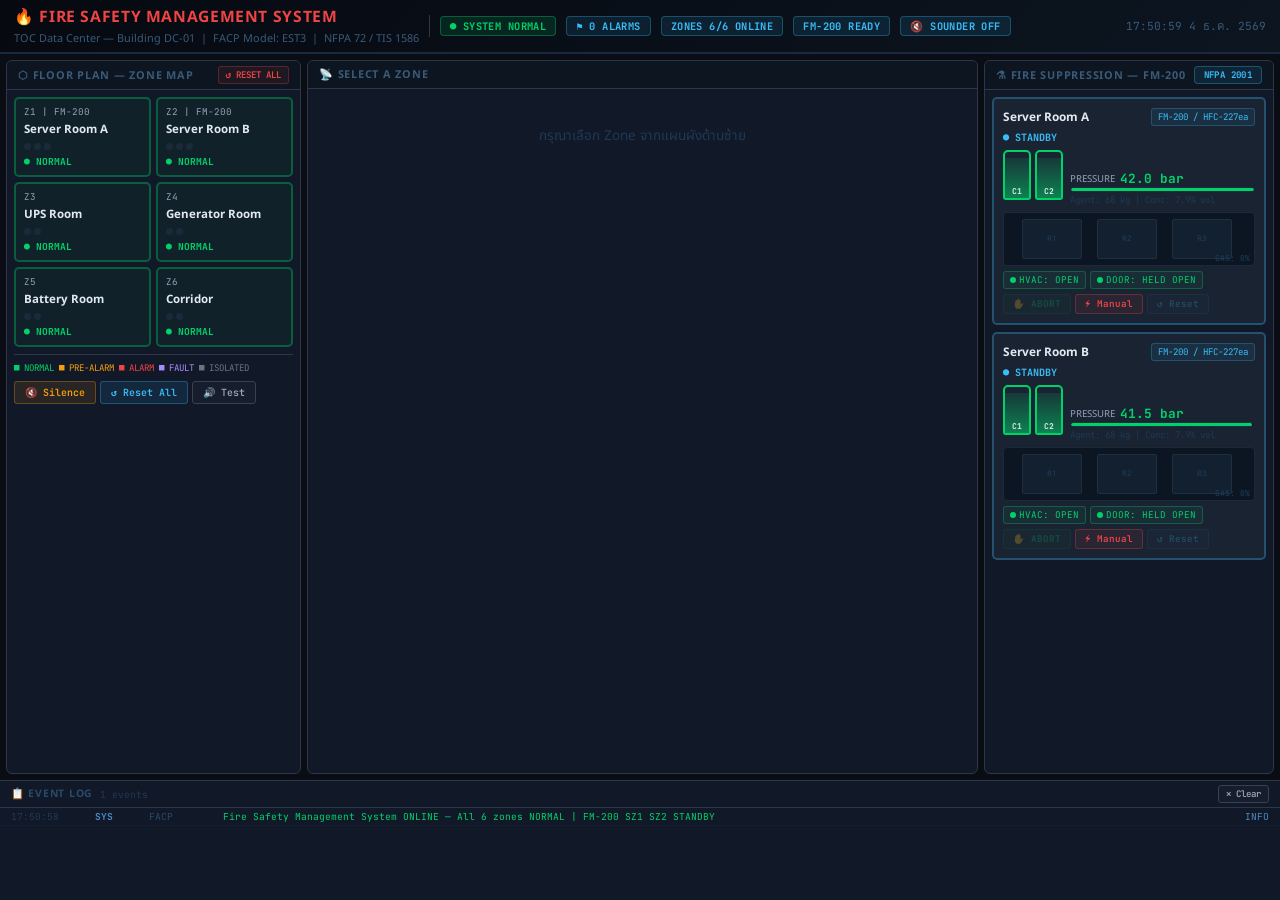
<file: firealarm.html>
﻿<!DOCTYPE html>
<html lang="th">
<head>
<meta charset="UTF-8">
<title>Fire Safety Management System — TOC Data Center</title>
<link rel="icon" href="assets/favicon.ico">
<link href="https://fonts.googleapis.com/css2?family=Noto+Sans+Thai:wght@400;500;700&family=JetBrains+Mono:wght@400;700&display=swap" rel="stylesheet">
<style>
*{margin:0;padding:0;box-sizing:border-box}
:root{--bg:#0a0e14;--bg2:#111827;--bg3:#1a2332;--brd:#2d3748;--grn:#00d26a;--amb:#f59e0b;--red:#ef4444;--blu:#38bdf8;--pur:#a78bfa;--txt:#e2e8f0;--mut:#94a3b8;--mono:'JetBrains Mono',monospace;--thai:'Noto Sans Thai',sans-serif}
body{background:var(--bg);color:var(--txt);font-family:var(--thai);height:100vh;display:flex;flex-direction:column;overflow:hidden}
header{background:linear-gradient(135deg,#060910,#0c1520);border-bottom:2px solid #1a2840;padding:5px 14px;display:flex;align-items:center;gap:10px;flex-wrap:wrap;flex-shrink:0}
.htitle{font-size:.98rem;font-weight:700;color:#ef4444;letter-spacing:.04em}
.hsub{font-size:.68rem;color:#3a5a78;margin-top:1px}
.hdiv{width:1px;height:22px;background:#2d3748}
.badge{display:inline-flex;align-items:center;gap:4px;padding:2px 9px;border-radius:4px;font-size:.65rem;font-family:var(--mono);font-weight:700;letter-spacing:.04em}
.bg{background:rgba(0,210,106,.12);color:#00d26a;border:1px solid rgba(0,210,106,.35)}
.br{background:rgba(239,68,68,.15);color:#ef4444;border:1px solid rgba(239,68,68,.45);animation:flash .5s step-end infinite}
.bap{background:rgba(245,158,11,.12);color:#f59e0b;border:1px solid rgba(245,158,11,.4);animation:ptxt 1s ease-in-out infinite}
.bb{background:rgba(56,189,248,.1);color:#38bdf8;border:1px solid rgba(56,189,248,.3)}
.ba{background:rgba(245,158,11,.1);color:#f59e0b;border:1px solid rgba(245,158,11,.3)}
#clk{font-family:var(--mono);font-size:.7rem;color:#3a5a78;margin-left:auto}
.main{display:grid;grid-template-columns:295px 1fr 290px;gap:6px;padding:6px;flex:1;overflow:hidden;min-height:0}
.panel{background:var(--bg2);border:1px solid var(--brd);border-radius:6px;overflow:hidden;display:flex;flex-direction:column}
.phdr{background:#0c1520;padding:5px 11px;border-bottom:1px solid var(--brd);display:flex;align-items:center;justify-content:space-between;flex-shrink:0}
.phdr h2{font-size:.68rem;font-weight:700;letter-spacing:.07em;text-transform:uppercase;color:#3a5a78}
.pbody{flex:1;overflow-y:auto;padding:7px}
.pbody::-webkit-scrollbar{width:3px}.pbody::-webkit-scrollbar-track{background:#07090e}.pbody::-webkit-scrollbar-thumb{background:#1e2d3d;border-radius:2px}
.zgrid{display:grid;grid-template-columns:1fr 1fr;gap:5px}
.zc{border:2px solid var(--brd);border-radius:5px;padding:7px 8px;cursor:pointer;transition:all .2s;background:var(--bg3);display:flex;flex-direction:column;gap:3px;min-height:80px;position:relative}
.zc:hover{filter:brightness(1.1)}
.zc.sel{outline:2px solid #38bdf8;outline-offset:2px}
.zc.zn{border-color:rgba(0,210,106,.35);background:rgba(0,210,106,.05)}
.zc.zp{border-color:#f59e0b;background:rgba(245,158,11,.1);animation:pcard 1.2s ease-in-out infinite}
.zc.za{border-color:#ef4444;background:rgba(239,68,68,.14);animation:fcard .5s step-end infinite}
.zc.zf{border-color:#a78bfa;background:rgba(167,139,250,.08)}
.zc.zi{border-color:#374151;background:rgba(55,65,81,.07);opacity:.6}
.zid{font-family:var(--mono);font-size:.58rem;color:var(--mut)}
.znm{font-size:.72rem;font-weight:700}
.zdots{display:flex;gap:3px;flex-wrap:wrap;margin-top:2px}
.dd{width:7px;height:7px;border-radius:50%;background:#1a2a3a}
.dd.da{background:#ef4444;box-shadow:0 0 4px #ef4444}.dd.dp{background:#f59e0b}
.zst{font-family:var(--mono);font-size:.6rem;font-weight:700;margin-top:auto}
.zn .zst{color:#00d26a}.zp .zst{color:#f59e0b}.za .zst{color:#ef4444}.zf .zst{color:#a78bfa}.zi .zst{color:#6b7280}
.zcd{position:absolute;top:4px;right:5px;font-family:var(--mono);font-size:.68rem;font-weight:700;color:#f59e0b}
.legend{display:flex;flex-wrap:wrap;gap:5px;font-size:.57rem;font-family:var(--mono);margin-top:7px;padding-top:7px;border-top:1px solid var(--brd)}
.sctrls{display:flex;gap:4px;flex-wrap:wrap;margin-top:7px}
.cb{font-size:.62rem;font-family:var(--mono);padding:4px 10px;border-radius:3px;border:none;cursor:pointer;font-weight:600;transition:all .15s}
.cbr{background:rgba(56,189,248,.1);color:#38bdf8;border:1px solid rgba(56,189,248,.3)}.cbr:hover{background:rgba(56,189,248,.22)}
.cbs{background:rgba(245,158,11,.1);color:#f59e0b;border:1px solid rgba(245,158,11,.3)}.cbs:hover{background:rgba(245,158,11,.22)}
.cbx{background:rgba(239,68,68,.08);color:#ef4444;border:1px solid rgba(239,68,68,.3)}.cbx:hover{background:rgba(239,68,68,.2)}
.cbg{background:rgba(75,85,99,.1);color:#9ca3af;border:1px solid #374151}.cbg:hover{background:rgba(75,85,99,.22)}
.di{display:flex;align-items:center;gap:7px;padding:6px 8px;border-radius:4px;margin-bottom:4px;background:var(--bg3);border:1px solid var(--brd)}
.dico{font-size:.95rem;width:18px;text-align:center}
.dinf{flex:1}
.dlb{font-size:.72rem;font-weight:600}
.dtp{font-size:.58rem;color:var(--mut);font-family:var(--mono)}
.dbg{font-family:var(--mono);font-size:.58rem;font-weight:700;padding:2px 6px;border-radius:3px;white-space:nowrap}
.dbn{background:rgba(0,210,106,.1);color:#00d26a;border:1px solid rgba(0,210,106,.3)}
.dba{background:rgba(239,68,68,.16);color:#ef4444;border:1px solid #ef4444;animation:flash .5s step-end infinite}
.dbi{background:rgba(75,85,99,.1);color:#9ca3af;border:1px solid #374151}
.tbt{font-size:.57rem;font-family:var(--mono);padding:2px 6px;border-radius:3px;border:1px solid #ef4444;background:rgba(239,68,68,.07);color:#ef4444;cursor:pointer;white-space:nowrap}
.tbt:hover{background:rgba(239,68,68,.2)}.tbt:disabled{opacity:.22;cursor:not-allowed}
.ibt{font-size:.57rem;font-family:var(--mono);padding:2px 6px;border-radius:3px;border:1px solid #374151;background:rgba(75,85,99,.08);color:#9ca3af;cursor:pointer}
.ibt:hover{background:rgba(75,85,99,.2)}
.zctrls{display:flex;gap:4px;flex-wrap:wrap;margin-bottom:7px}
.szc{background:var(--bg3);border:2px solid var(--brd);border-radius:5px;padding:9px;margin-bottom:7px}
.szc.ss{border-color:rgba(56,189,248,.3)}
.szc.sp{border-color:#f59e0b;animation:pcard 1.2s ease-in-out infinite}
.szc.sd{border-color:#ef4444;background:rgba(239,68,68,.06);animation:fcard .5s step-end infinite}
.szc.sa{border-color:rgba(0,210,106,.4)}
.szc.sh{border-color:rgba(167,139,250,.45);background:rgba(167,139,250,.06)}
.szhdr{display:flex;justify-content:space-between;align-items:center;margin-bottom:5px}
.sznm{font-size:.74rem;font-weight:700}
.szag{font-size:.57rem;font-family:var(--mono);color:#38bdf8;background:rgba(56,189,248,.08);padding:2px 6px;border-radius:3px;border:1px solid rgba(56,189,248,.25)}
.szst{font-family:var(--mono);font-size:.63rem;font-weight:700;margin-bottom:6px}
.cylrow{display:flex;gap:4px;margin-bottom:6px;align-items:flex-end}
.cyl{width:28px;height:50px;border-radius:5px 5px 3px 3px;border:2px solid;position:relative;overflow:hidden;display:flex;align-items:flex-end;justify-content:center;padding-bottom:2px}
.cfill{position:absolute;bottom:0;left:0;right:0}
.cyl.ok{border-color:#00d26a}.cyl.ok .cfill{background:linear-gradient(to top,rgba(0,210,106,.55),rgba(0,210,106,.12))}
.cyl.lo{border-color:#f59e0b}.cyl.lo .cfill{background:linear-gradient(to top,rgba(245,158,11,.55),rgba(245,158,11,.12))}
.cyl.mt{border-color:#ef4444}.cyl.mt .cfill{background:rgba(239,68,68,.18)}
.clbl{position:relative;z-index:1;font-family:var(--mono);font-size:.5rem;font-weight:700;color:#e2e8f0}
.prow{display:flex;align-items:center;gap:5px;font-size:.63rem;flex:1}
.pval{font-family:var(--mono);font-weight:700;font-size:.8rem}
.pvok{color:#00d26a}.pvlo{color:#f59e0b}.pvmt{color:#ef4444}
.pbar{height:5px;background:#0c1520;border-radius:3px;border:1px solid #1e2d3d;overflow:hidden;flex:1}
.pbf{height:100%;border-radius:3px;transition:width .4s}
.cdwrap{background:#07101a;border-radius:4px;padding:6px 9px;margin-bottom:6px;border:1px solid var(--brd);text-align:center}
.cdtit{font-size:.58rem;color:#2a4a6a;font-family:var(--mono);margin-bottom:2px}
.cdnum{font-family:var(--mono);font-size:1.4rem;font-weight:700}
.cdn-p{color:#f59e0b;animation:ptxt 1s ease-in-out infinite}
.cdn-d{color:#ef4444;animation:flash .35s step-end infinite}
.cdn-h{color:#a78bfa}.cdn-a{color:#00d26a}
.rdiag{position:relative;height:54px;border-radius:4px;background:#0b1622;border:1px solid #1a2a3a;overflow:hidden;margin-bottom:5px}
.rsrv{position:absolute;background:#132030;border:1px solid #1e3040;border-radius:2px;display:flex;align-items:center;justify-content:center;font-size:.48rem;color:#1e4060}
.gfill{position:absolute;inset:0;background:linear-gradient(to top,rgba(125,211,252,.62),rgba(99,179,237,.18));border-radius:4px;opacity:0;pointer-events:none}
.rlbl{position:absolute;bottom:2px;right:4px;font-size:.5rem;font-family:var(--mono);color:#1e4060}
.dmprow{display:flex;gap:4px;flex-wrap:wrap;margin-bottom:5px}
.dmp{display:flex;align-items:center;gap:3px;font-size:.58rem;font-family:var(--mono);padding:2px 6px;border-radius:3px;border:1px solid}
.dop{border-color:rgba(0,210,106,.3);color:#00d26a;background:rgba(0,210,106,.06)}
.dcl{border-color:rgba(239,68,68,.3);color:#ef4444;background:rgba(239,68,68,.06)}
.ddot{width:6px;height:6px;border-radius:50%}
.dop .ddot{background:#00d26a}.dcl .ddot{background:#ef4444}
.szctrl{display:flex;gap:4px;flex-wrap:wrap}
.szb{font-size:.58rem;font-family:var(--mono);padding:3px 9px;border-radius:3px;border:none;cursor:pointer;font-weight:600;transition:all .15s}
.sba{background:rgba(0,210,106,.1);color:#00d26a;border:1px solid rgba(0,210,106,.3)}.sba:hover{background:rgba(0,210,106,.22)}
.sbm{background:rgba(239,68,68,.08);color:#ef4444;border:1px solid rgba(239,68,68,.28)}.sbm:hover{background:rgba(239,68,68,.2)}
.sbr{background:rgba(56,189,248,.08);color:#38bdf8;border:1px solid rgba(56,189,248,.28)}.sbr:hover{background:rgba(56,189,248,.2)}
.sb-off{opacity:.25;pointer-events:none}
.logpanel{background:var(--bg2);border-top:1px solid var(--brd);height:120px;display:flex;flex-direction:column;flex-shrink:0}
.loghdr{padding:4px 11px;border-bottom:1px solid var(--brd);display:flex;align-items:center;gap:7px;flex-shrink:0}
.loghdr h2{font-size:.65rem;font-weight:700;letter-spacing:.07em;text-transform:uppercase;color:#2a4a6a}
.logbody{flex:1;overflow-y:auto}
.logbody::-webkit-scrollbar{width:3px}.logbody::-webkit-scrollbar-track{background:#07090e}.logbody::-webkit-scrollbar-thumb{background:#1a2a3a;border-radius:2px}
.li{display:grid;grid-template-columns:80px 50px 70px 1fr 46px;gap:4px;padding:2px 11px;font-size:.6rem;font-family:var(--mono);border-bottom:1px solid rgba(20,32,48,.7)}
.li:nth-child(even){background:rgba(15,25,38,.4)}
.lt{color:#1e3a56}.lz{color:#4a8abf;font-weight:700}.ld{color:#2a4a6a}
.lmn{color:#00d26a}.lmw{color:#f59e0b}.lmc{color:#ef4444;font-weight:700}.lms{color:#a78bfa}.lmb{color:#38bdf8}
.ls{text-align:right}.si{color:#4a8abf}.sw{color:#f59e0b}.sc{color:#ef4444;font-weight:700}
@keyframes flash{0%,100%{opacity:1}50%{opacity:.1}}
@keyframes fcard{0%,100%{background:rgba(239,68,68,.14)}50%{background:rgba(239,68,68,.03)}}
@keyframes pcard{0%,100%{box-shadow:0 0 0 0 rgba(245,158,11,.25)}50%{box-shadow:0 0 0 4px rgba(245,158,11,.1)}}
@keyframes ptxt{0%,100%{opacity:1}50%{opacity:.35}}
</style>
</head>
<body>
<header>
  <div>
    <div class="htitle">🔥 FIRE SAFETY MANAGEMENT SYSTEM</div>
    <div class="hsub">TOC Data Center — Building DC-01 &nbsp;|&nbsp; FACP Model: EST3 &nbsp;|&nbsp; NFPA 72 / TIS 1586</div>
  </div>
  <div class="hdiv"></div>
  <span id="bSys" class="badge bg">● SYSTEM NORMAL</span>
  <span id="bAlarm" class="badge bb">⚑ 0 ALARMS</span>
  <span id="bZone" class="badge bb">ZONES 6/6 ONLINE</span>
  <span id="bSup" class="badge bb">FM-200 READY</span>
  <span id="bSnd" class="badge bb">🔇 SOUNDER OFF</span>
  <span id="clk"></span>
</header>

<div class="main">
  <!-- ZONE MAP -->
  <div class="panel">
    <div class="phdr">
      <h2>⬡ Floor Plan — Zone Map</h2>
      <button class="cb cbx" style="font-size:.57rem;padding:2px 7px" onclick="resetAll()">↺ RESET ALL</button>
    </div>
    <div class="pbody">
      <div class="zgrid" id="zoneGrid"></div>
      <div class="legend">
        <span style="color:#00d26a">■ NORMAL</span>
        <span style="color:#f59e0b">■ PRE-ALARM</span>
        <span style="color:#ef4444">■ ALARM</span>
        <span style="color:#a78bfa">■ FAULT</span>
        <span style="color:#6b7280">■ ISOLATED</span>
      </div>
      <div class="sctrls">
        <button class="cb cbs" onclick="silenceAll()">🔇 Silence</button>
        <button class="cb cbr" onclick="resetAll()">↺ Reset All</button>
        <button class="cb cbg" onclick="testSounder()">🔊 Test</button>
      </div>
    </div>
  </div>

  <!-- DEVICE PANEL -->
  <div class="panel">
    <div class="phdr">
      <h2 id="devTitle">📡 Select a Zone</h2>
      <div id="devBadge"></div>
    </div>
    <div class="pbody" id="devPanel">
      <div style="color:#1e3a56;font-size:.85rem;padding:30px;text-align:center">กรุณาเลือก Zone จากแผนผังด้านซ้าย</div>
    </div>
  </div>

  <!-- SUPPRESSION PANEL -->
  <div class="panel">
    <div class="phdr">
      <h2>⚗ Fire Suppression — FM-200</h2>
      <span class="badge bb" style="font-size:.57rem">NFPA 2001</span>
    </div>
    <div class="pbody" id="suppPanel"></div>
  </div>
</div>

<!-- EVENT LOG -->
<div class="logpanel">
  <div class="loghdr">
    <h2>📋 Event Log</h2>
    <span id="logCnt" style="font-family:var(--mono);font-size:.6rem;color:#1e3a56">0 events</span>
    <button class="cb cbg" style="margin-left:auto;font-size:.57rem;padding:2px 7px" onclick="clearLog()">✕ Clear</button>
  </div>
  <div class="logbody" id="logBody"></div>
</div>

<script>
const ZONES={
  Z1:{id:'Z1',name:'Server Room A',status:'NORMAL',countdown:0,tmr:null,suppZone:'SZ1',devices:['SD-01','SD-02','VESDA-01']},
  Z2:{id:'Z2',name:'Server Room B',status:'NORMAL',countdown:0,tmr:null,suppZone:'SZ2',devices:['SD-03','SD-04','VESDA-02']},
  Z3:{id:'Z3',name:'UPS Room',     status:'NORMAL',countdown:0,tmr:null,suppZone:null, devices:['SD-05','HD-01']},
  Z4:{id:'Z4',name:'Generator Room',status:'NORMAL',countdown:0,tmr:null,suppZone:null,devices:['HD-02','FD-01']},
  Z5:{id:'Z5',name:'Battery Room', status:'NORMAL',countdown:0,tmr:null,suppZone:null, devices:['HD-03','GD-01']},
  Z6:{id:'Z6',name:'Corridor',     status:'NORMAL',countdown:0,tmr:null,suppZone:null, devices:['SD-06','MCP-01']},
};
const DEVS={
  'SD-01':   {zone:'Z1',type:'Optical Smoke',    label:'SD-01',   status:'NORMAL',icon:'💨'},
  'SD-02':   {zone:'Z1',type:'Optical Smoke',    label:'SD-02',   status:'NORMAL',icon:'💨'},
  'VESDA-01':{zone:'Z1',type:'VESDA / ASD',      label:'VESDA-01',status:'NORMAL',icon:'🔬'},
  'SD-03':   {zone:'Z2',type:'Optical Smoke',    label:'SD-03',   status:'NORMAL',icon:'💨'},
  'SD-04':   {zone:'Z2',type:'Optical Smoke',    label:'SD-04',   status:'NORMAL',icon:'💨'},
  'VESDA-02':{zone:'Z2',type:'VESDA / ASD',      label:'VESDA-02',status:'NORMAL',icon:'🔬'},
  'SD-05':   {zone:'Z3',type:'Ionization Smoke', label:'SD-05',   status:'NORMAL',icon:'⚡'},
  'HD-01':   {zone:'Z3',type:'Fixed Temp Heat',  label:'HD-01',   status:'NORMAL',icon:'🌡'},
  'HD-02':   {zone:'Z4',type:'Rate-of-Rise Heat',label:'HD-02',   status:'NORMAL',icon:'🌡'},
  'FD-01':   {zone:'Z4',type:'UV/IR Flame',      label:'FD-01',   status:'NORMAL',icon:'🔥'},
  'HD-03':   {zone:'Z5',type:'Fixed Temp Heat',  label:'HD-03',   status:'NORMAL',icon:'🌡'},
  'GD-01':   {zone:'Z5',type:'Gas Detector',     label:'GD-01',   status:'NORMAL',icon:'⚗'},
  'SD-06':   {zone:'Z6',type:'Optical Smoke',    label:'SD-06',   status:'NORMAL',icon:'💨'},
  'MCP-01':  {zone:'Z6',type:'Manual Call Point','label':'MCP-01',status:'NORMAL',icon:'🆘'},
};
const SUPP={
  SZ1:{id:'SZ1',name:'Server Room A',cylCount:2,pressure:42.0,agentKg:68,designConc:7.9,status:'STANDBY',countdown:0,tmr:null,dumpFrac:0,damperClosed:false,doorHeld:true},
  SZ2:{id:'SZ2',name:'Server Room B',cylCount:2,pressure:41.5,agentKg:68,designConc:7.9,status:'STANDBY',countdown:0,tmr:null,dumpFrac:0,damperClosed:false,doorHeld:true},
};
let selZone=null,sounderOn=false;
const EVENTS=[];

function triggerDevice(devId){
  const dev=DEVS[devId];
  if(!dev||dev.status==='ALARM')return;
  if(dev.status==='ISOLATED'){logEv(dev.zone,devId,'Device isolated — trigger ignored','i');return;}
  dev.status='ALARM';
  const z=ZONES[dev.zone];
  if(z.status==='ISOLATED'){logEv(dev.zone,devId,'Zone isolated — no action','i');return;}
  const alarmed=z.devices.filter(d=>DEVS[d].status==='ALARM').length;
  if(dev.type==='Manual Call Point'){confirmAlarm(dev.zone,devId);}
  else if(alarmed===1&&z.status==='NORMAL'){
    z.status='PRE_ALARM';z.countdown=30;
    logEv(dev.zone,devId,'PRE-ALARM: '+dev.type+' '+devId+' activated — 30s countdown','w');
    if(z.tmr)clearInterval(z.tmr);
    z.tmr=setInterval(()=>tickZone(dev.zone),1000);
    sounderOn=true;
  }else if(alarmed>=2){confirmAlarm(dev.zone,devId);}
  renderAll();
}

function tickZone(zid){
  const z=ZONES[zid];
  if(z.status!=='PRE_ALARM'){clearInterval(z.tmr);return;}
  z.countdown--;
  if(z.countdown<=0)confirmAlarm(zid,'TIMEOUT');
  else{renderZoneCards();updateHeader();}
}

function confirmAlarm(zid,src){
  const z=ZONES[zid];
  clearInterval(z.tmr);
  z.status='ALARM';z.countdown=0;
  logEv(zid,src||'CONFIRM','FIRE CONFIRMED — '+z.name+' | Outputs activated','c');
  sounderOn=true;
  if(z.suppZone)startPreDischarge(z.suppZone);
  renderAll();
}

function isolateZone(zid){
  const z=ZONES[zid];
  if(z.status==='ISOLATED'){z.status='NORMAL';logEv(zid,'SYS','Zone '+zid+' de-isolated','i');}
  else{z.status='ISOLATED';clearInterval(z.tmr);logEv(zid,'SYS','Zone '+zid+' manually isolated','w');}
  renderAll();
}

function isolateDev(devId){
  const d=DEVS[devId];
  d.status=d.status==='ISOLATED'?'NORMAL':'ISOLATED';
  logEv(d.zone,devId,devId+' '+(d.status==='ISOLATED'?'isolated':'de-isolated'),'i');
  renderAll();
}

function resetZone(zid){
  const z=ZONES[zid];
  clearInterval(z.tmr);
  z.status='NORMAL';z.countdown=0;
  z.devices.forEach(d=>{if(DEVS[d].status!=='ISOLATED')DEVS[d].status='NORMAL';});
  logEv(zid,'SYS','Zone '+zid+' reset to NORMAL','i');
  if(!Object.values(ZONES).some(z=>z.status==='ALARM'||z.status==='PRE_ALARM'))sounderOn=false;
  renderAll();
}

function resetAll(){Object.keys(ZONES).forEach(zid=>resetZone(zid));sounderOn=false;renderAll();}
function silenceAll(){sounderOn=false;logEv('SYS','OPR','Sounder silenced by operator','w');renderAll();}
function testSounder(){sounderOn=!sounderOn;logEv('SYS','TEST','Sounder test '+(sounderOn?'ON':'OFF'),'i');renderAll();}

function startPreDischarge(szId){
  const sz=SUPP[szId];
  if(sz.status!=='STANDBY')return;
  sz.status='PRE_DISCHARGE';sz.countdown=30;sz.damperClosed=true;sz.doorHeld=false;
  logEv(szId,'FSS','PRE-DISCHARGE: '+sz.name+' — Dampers CLOSED | Door holders RELEASED | ABORT within 30s!','c');
  if(sz.tmr)clearInterval(sz.tmr);
  sz.tmr=setInterval(()=>tickSupp(szId),1000);
  renderSupp();
}

function tickSupp(szId){
  const sz=SUPP[szId];
  if(sz.status!=='PRE_DISCHARGE'){clearInterval(sz.tmr);return;}
  sz.countdown--;
  if(sz.countdown<=0)doDischarge(szId);
  else renderSupp();
}

function doDischarge(szId){
  const sz=SUPP[szId];
  clearInterval(sz.tmr);
  sz.status='DISCHARGING';sz.countdown=0;sz.dumpFrac=0;
  logEv(szId,'FSS','FM-200 DISCHARGE — '+sz.name+' | Solenoid OPEN | Agent releasing (~10s)','c');
  let t=0;
  sz.tmr=setInterval(()=>{
    t++;sz.dumpFrac=t/10;
    if(t>=10){
      clearInterval(sz.tmr);
      sz.status='HOLD';sz.pressure=Math.max(4,sz.pressure-37);sz.agentKg=Math.ceil(sz.agentKg*.06);sz.dumpFrac=1;
      logEv(szId,'FSS','DISCHARGE COMPLETE — '+sz.name+' | HOLD phase | Do NOT ventilate for 10 min','c');
    }
    renderSupp();
  },1000);
}

function abortDischarge(szId){
  const sz=SUPP[szId];
  if(sz.status!=='PRE_DISCHARGE')return;
  clearInterval(sz.tmr);
  sz.status='ABORT';sz.countdown=0;sz.damperClosed=false;sz.doorHeld=true;
  logEv(szId,'OPR','ABORT activated — '+sz.name+' suppression cancelled by operator','w');
  renderSupp();
}

function manualDischarge(szId){
  if(!confirm('ยืนยันการปล่อย FM-200 ที่ '+SUPP[szId].name+' ?'))return;
  const sz=SUPP[szId];
  if(sz.status==='PRE_DISCHARGE')clearInterval(sz.tmr);
  sz.status='STANDBY';doDischarge(szId);
}

function resetSupp(szId){
  const sz=SUPP[szId];
  clearInterval(sz.tmr);
  sz.status='STANDBY';sz.countdown=0;sz.dumpFrac=0;sz.damperClosed=false;sz.doorHeld=true;
  logEv(szId,'SYS','Suppression zone '+szId+' reset to STANDBY','i');
  renderSupp();
}

function renderAll(){renderZoneCards();renderDevPanel();renderSupp();updateHeader();}
const ZCL={NORMAL:'zn',PRE_ALARM:'zp',ALARM:'za',FAULT:'zf',ISOLATED:'zi'};
function zstLbl(z){return z.status==='PRE_ALARM'?'⚠ PRE-ALARM '+z.countdown+'s':z.status==='ALARM'?'FIRE ALARM — CONFIRMED':z.status==='FAULT'?'FAULT':z.status==='ISOLATED'?'ISOLATED':'● NORMAL';}

function renderZoneCards(){
  document.getElementById('zoneGrid').innerHTML=Object.values(ZONES).map(z=>`
    <div class="zc ${ZCL[z.status]||'zn'}${selZone===z.id?' sel':''}" onclick="selectZone('${z.id}')">
      <div class="zid">${z.id}${z.suppZone?' | FM-200':''}</div>
      <div class="znm">${z.name}</div>
      <div class="zdots">${z.devices.map(d=>`<div class="dd${DEVS[d].status==='ALARM'?' da':DEVS[d].status==='ISOLATED'?' dp':''}"></div>`).join('')}</div>
      <div class="zst">${zstLbl(z)}</div>
      ${z.status==='PRE_ALARM'?`<div class="zcd">⏱${z.countdown}s</div>`:''}
    </div>`).join('');
}

function selectZone(zid){selZone=zid;renderZoneCards();renderDevPanel();}

function renderDevPanel(){
  if(!selZone){return;}
  const z=ZONES[selZone];
  document.getElementById('devTitle').textContent='📡 '+z.name+' ('+z.id+')';
  const sc=z.status;
  const bc=sc==='NORMAL'?'bg':sc==='PRE_ALARM'?'bap':sc==='ALARM'?'br':sc==='ISOLATED'?'bb':'bb';
  document.getElementById('devBadge').innerHTML='<span class="badge '+bc+'">'+zstLbl(z)+'</span>';
  const items=z.devices.map(devId=>{
    const d=DEVS[devId];
    const dc=d.status==='ALARM'?'dba':d.status==='ISOLATED'?'dbi':'dbn';
    const dl=d.status==='ALARM'?'ALARM':d.status==='ISOLATED'?'ISOLATED':'● NORMAL';
    return '<div class="di"><div class="dico">'+d.icon+'</div><div class="dinf"><div class="dlb">'+d.label+'</div><div class="dtp">'+d.type+'</div></div><span class="dbg '+dc+'">'+dl+'</span><button class="tbt" onclick="triggerDevice(\''+devId+'\')" '+(d.status==='ALARM'||d.status==='ISOLATED'?'disabled':'')+'>TRIGGER</button><button class="ibt" onclick="isolateDev(\''+devId+'\')">'+( d.status==='ISOLATED'?'DE-ISO':'ISOLATE')+'</button></div>';
  }).join('');
  document.getElementById('devPanel').innerHTML='<div class="zctrls"><button class="cb cbr" onclick="resetZone(\''+z.id+'\')">↺ Reset Zone</button><button class="cb cbs" onclick="silenceAll()">🔇 Silence</button><button class="cb cbg" onclick="isolateZone(\''+z.id+'\')">'+(z.status==='ISOLATED'?'🔓 De-Isolate':'🔒 Isolate')+'</button></div><div style="font-size:.6rem;color:#1e3a56;font-family:var(--mono);margin-bottom:5px">DETECTION DEVICES ('+z.devices.length+')</div>'+items;
}

function renderSupp(){
  document.getElementById('suppPanel').innerHTML=Object.values(SUPP).map(sz=>{
    const p=sz.pressure,pPct=Math.min(100,(p/42)*100);
    const pCl=p>=34?'pvok':p>=20?'pvlo':'pvmt';
    const pBg=p>=34?'#00d26a':p>=20?'#f59e0b':'#ef4444';
    const cH=Math.min(88,(p/42)*88);
    const cCl=p>=34?'ok':p>=20?'lo':'mt';
    const stMap={STANDBY:'ss',PRE_DISCHARGE:'sp',DISCHARGING:'sd',ABORT:'sa',HOLD:'sh'};
    const stClr={STANDBY:'#38bdf8',PRE_DISCHARGE:'#f59e0b',DISCHARGING:'#ef4444',ABORT:'#00d26a',HOLD:'#a78bfa'};
    const stLbl=sz.status==='STANDBY'?'● STANDBY':sz.status==='PRE_DISCHARGE'?'⚠ PRE-DISCHARGE — ABORT within '+sz.countdown+'s':sz.status==='DISCHARGING'?'DISCHARGING — Agent Releasing':sz.status==='ABORT'?'✔ ABORT — Discharge Cancelled':sz.status==='HOLD'?'HOLD — Do NOT Ventilate':'FAULT';
    const gasOp=sz.status==='DISCHARGING'?sz.dumpFrac*.62:sz.status==='HOLD'?.68:0;
    const ab=sz.status==='PRE_DISCHARGE';
    const mn=sz.status==='STANDBY'||sz.status==='PRE_DISCHARGE';
    const rs=sz.status==='ABORT'||sz.status==='HOLD';
    const cylsHtml=Array(sz.cylCount).fill(0).map((_,i)=>'<div class="cyl '+cCl+'"><div class="cfill" style="height:'+cH+'%"></div><div class="clbl">C'+(i+1)+'</div></div>').join('');
    const cdHtml=sz.status!=='STANDBY'?'<div class="cdwrap"><div class="cdtit">DISCHARGE STATUS</div><div class="cdnum '+(sz.status==='PRE_DISCHARGE'?'cdn-p':sz.status==='DISCHARGING'?'cdn-d':sz.status==='HOLD'?'cdn-h':'cdn-a')+'">'+(sz.status==='PRE_DISCHARGE'?sz.countdown+'s':sz.status==='DISCHARGING'?'RELEASING':'HOLD / ABORT')+'</div></div>':'';
    const srvs=[0,1,2].map(i=>'<div class="rsrv" style="left:'+(7+i*30)+'%;top:12%;width:24%;height:76%">R'+(i+1)+'</div>').join('');
    return '<div class="szc '+(stMap[sz.status]||'ss')+'"><div class="szhdr"><div class="sznm">'+sz.name+'</div><span class="szag">FM-200 / HFC-227ea</span></div><div class="szst" style="color:'+(stClr[sz.status]||'#38bdf8')+'">'+stLbl+'</div><div style="display:flex;align-items:flex-end;gap:7px;margin-bottom:6px"><div class="cylrow">'+cylsHtml+'</div><div style="flex:1"><div class="prow"><span style="color:var(--mut);font-size:.6rem">PRESSURE</span><span class="pval '+pCl+'">'+p.toFixed(1)+' bar</span></div><div class="pbar"><div class="pbf" style="width:'+pPct+'%;background:'+pBg+'"></div></div><div style="font-size:.57rem;color:#1e3a56;font-family:var(--mono);margin-top:2px">Agent: '+sz.agentKg+' kg | Conc: '+sz.designConc+'% vol</div></div></div>'+cdHtml+'<div class="rdiag">'+srvs+'<div class="gfill" style="opacity:'+gasOp+'"></div><div class="rlbl">GAS: '+(sz.status==='HOLD'?100:sz.status==='DISCHARGING'?Math.round(sz.dumpFrac*100):0)+'%</div></div><div class="dmprow"><div class="dmp '+(sz.damperClosed?'dcl':'dop')+'"><div class="ddot"></div>HVAC: '+(sz.damperClosed?'CLOSED':'OPEN')+'</div><div class="dmp '+(sz.doorHeld?'dop':'dcl')+'"><div class="ddot"></div>DOOR: '+(sz.doorHeld?'HELD OPEN':'RELEASED')+'</div></div><div class="szctrl"><button class="szb sba'+(ab?'':' sb-off')+'" onclick="abortDischarge(\''+sz.id+'\')">✋ ABORT</button><button class="szb sbm'+(mn?'':' sb-off')+'" onclick="manualDischarge(\''+sz.id+'\')">⚡ Manual</button><button class="szb sbr'+(rs?'':' sb-off')+'" onclick="resetSupp(\''+sz.id+'\')">↺ Reset</button></div></div>';
  }).join('');
}

function updateHeader(){
  const az=Object.values(ZONES).filter(z=>z.status==='ALARM');
  const pz=Object.values(ZONES).filter(z=>z.status==='PRE_ALARM');
  const iz=Object.values(ZONES).filter(z=>z.status==='ISOLATED');
  const tot=az.length+pz.length;
  const bs=document.getElementById('bSys');
  if(az.length){bs.className='badge br';bs.textContent='FIRE ALARM ACTIVE';}
  else if(pz.length){bs.className='badge bap';bs.textContent='⚠ PRE-ALARM';}
  else{bs.className='badge bg';bs.textContent='● SYSTEM NORMAL';}
  const ba=document.getElementById('bAlarm');
  ba.className='badge '+(tot?'br':'bb');ba.textContent='⚑ '+tot+' ALARM'+(tot!==1?'S':'');
  document.getElementById('bZone').textContent='ZONES '+(6-iz.length)+'/6 ONLINE';
  const sa=Object.values(SUPP).some(s=>s.status!=='STANDBY');
  const bsu=document.getElementById('bSup');
  bsu.className='badge '+(sa?'br':'bb');bsu.textContent=sa?'⚗ SUPPRESSION ACTIVE':'FM-200 READY';
  const bsn=document.getElementById('bSnd');
  bsn.className='badge '+(sounderOn?'br':'bb');bsn.textContent=sounderOn?'🔊 SOUNDER ACTIVE':'🔇 SOUNDER OFF';
}

function logEv(zid,devId,msg,sev){
  const t=new Date().toLocaleTimeString('th-TH',{hour12:false});
  EVENTS.unshift({t,zid,devId,msg,sev});
  if(EVENTS.length>60)EVENTS.pop();
  const mc=sev==='c'?'lmc':sev==='w'?'lmw':sev==='b'?'lmb':sev==='s'?'lms':'lmn';
  const sc2=sev==='c'?'sc':sev==='w'?'sw':'si';
  const sl=sev==='c'?'CRIT':sev==='w'?'WARN':'INFO';
  document.getElementById('logBody').insertAdjacentHTML('afterbegin','<div class="li"><span class="lt">'+t+'</span><span class="lz">'+zid+'</span><span class="ld">'+devId+'</span><span class="'+mc+'">'+msg+'</span><span class="ls '+sc2+'">'+sl+'</span></div>');
  document.getElementById('logCnt').textContent=EVENTS.length+' events';
}

function clearLog(){EVENTS.length=0;document.getElementById('logBody').innerHTML='';document.getElementById('logCnt').textContent='0 events';}

const TM=['ม.ค.','ก.พ.','มี.ค.','เม.ย.','พ.ค.','มิ.ย.','ก.ค.','ส.ค.','ก.ย.','ต.ค.','พ.ย.','ธ.ค.'];
function clk(){const d=new Date();document.getElementById('clk').textContent=d.toLocaleTimeString('th-TH',{hour12:false})+' '+d.getDate()+' '+TM[d.getMonth()]+' '+(d.getFullYear()+543);}
setInterval(clk,1000);clk();
renderAll();
logEv('SYS','FACP','Fire Safety Management System ONLINE — All 6 zones NORMAL | FM-200 SZ1 SZ2 STANDBY','i');
</script>
</body>
</html>
</file>
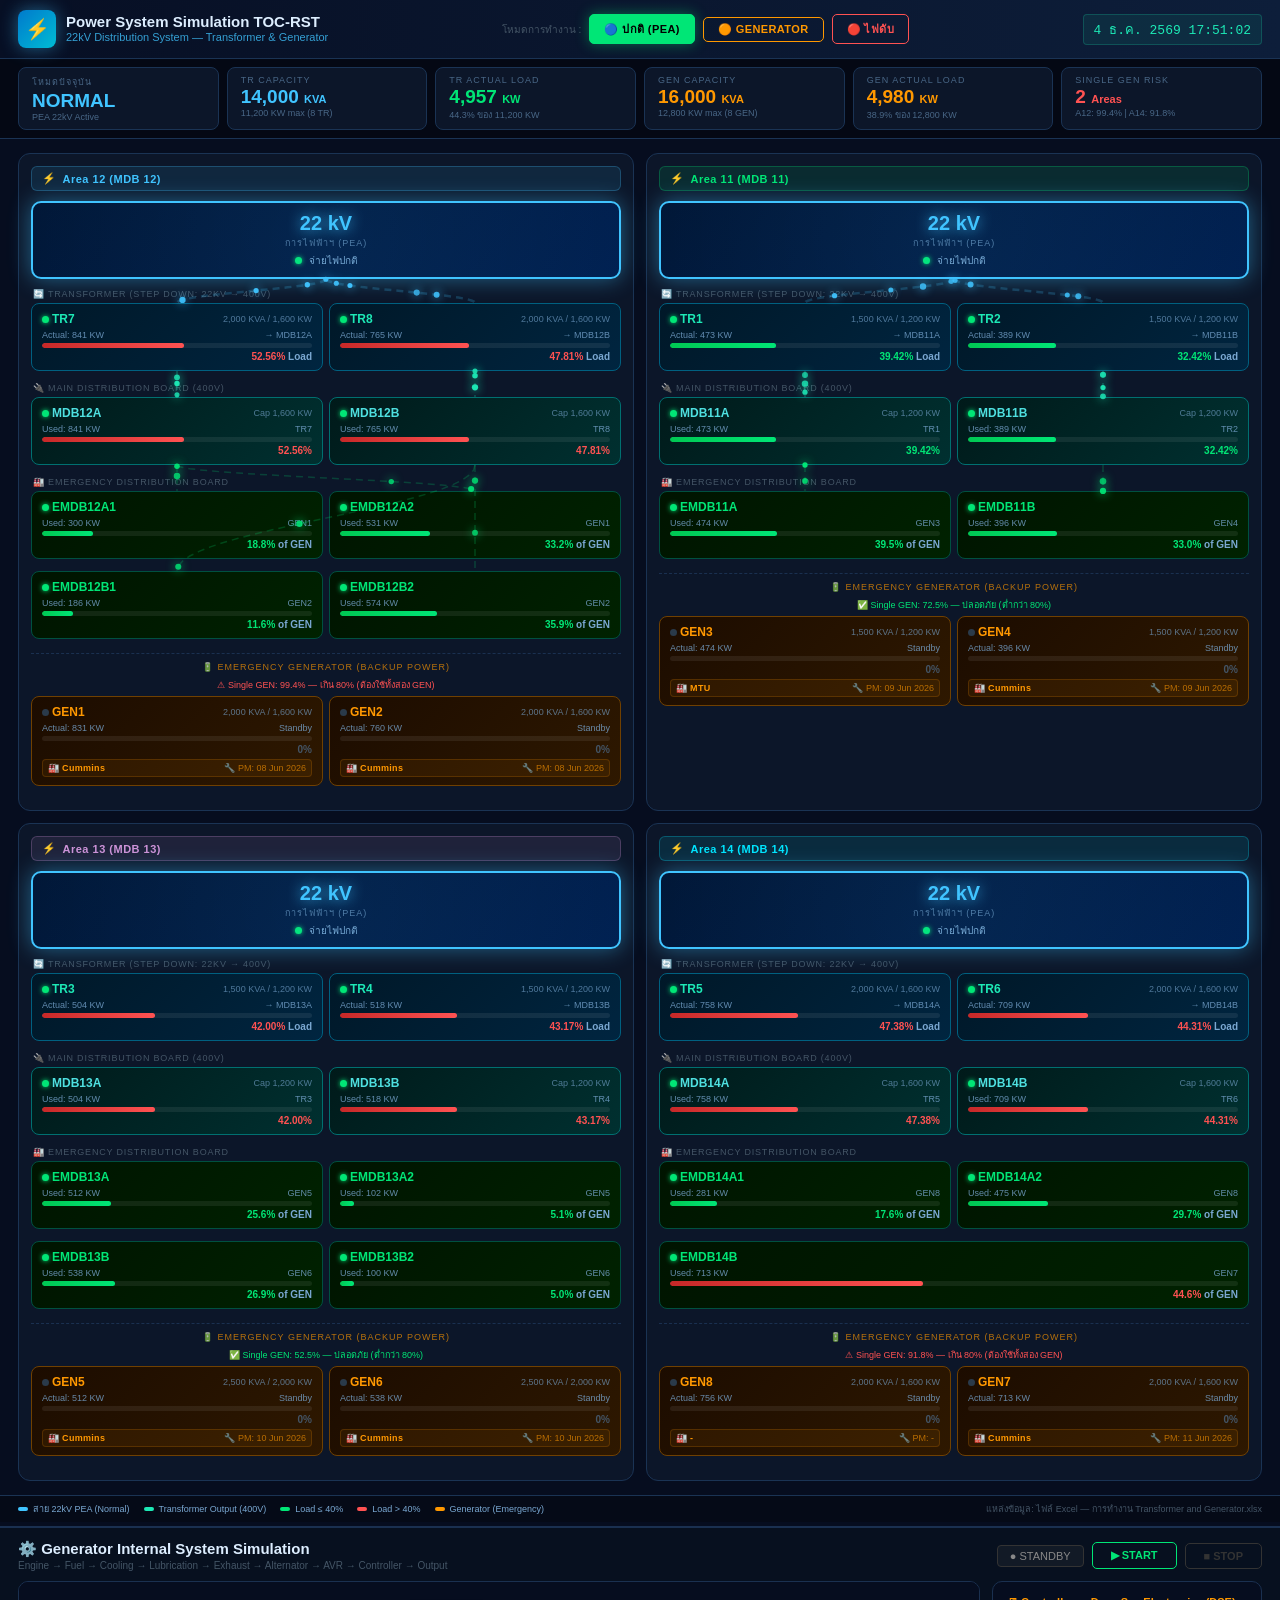
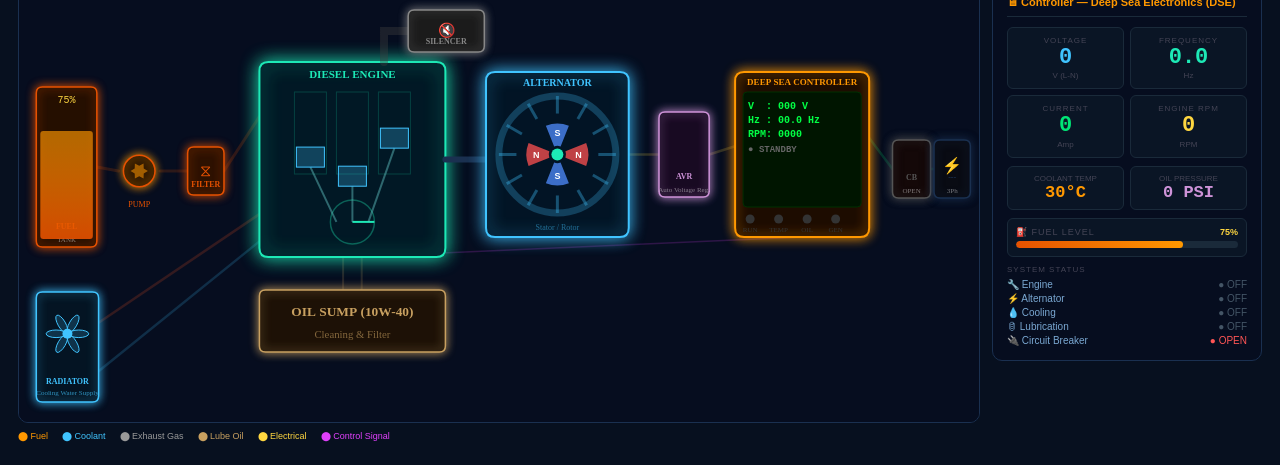
<file: power_system_simulation.html>
<!DOCTYPE html>
<html lang="th">
<head>
<meta charset="UTF-8">
<meta name="viewport" content="width=device-width, initial-scale=1.0">
<title>Power System Simulation TOC-RST | 22kV Distribution System</title>
<link rel="icon" type="image/x-icon" href="assets/favicon.ico" />
<style>
:root {
  --bg:#060d1f; --panel:#0c1629; --panel2:#0f1e35; --border:#1a3354;
  --text:#7aa8d2; --bright:#ddeeff; --dim:#445566;
  --green:#00e676; --yellow:#ffd740; --red:#ff5252; --red2:#ff1744;
  --blue:#40c4ff; --blue2:#1565c0; --orange:#ff9800; --orange2:#e65100;
  --purple:#ce93d8; --teal:#1de9b6; --cyan:#00e5ff;
  --gblue:rgba(64,196,255,.45); --ggreen:rgba(0,230,118,.4); --gorange:rgba(255,152,0,.45);
}
*{box-sizing:border-box;margin:0;padding:0;}
body{background:var(--bg);color:var(--text);font-family:'Segoe UI',Arial,sans-serif;font-size:12px;overflow-x:hidden;
  -webkit-tap-highlight-color:transparent;touch-action:pan-y;}
img,canvas,svg{max-width:100%;display:block;}
button{touch-action:manipulation;}
::-webkit-scrollbar{width:6px;height:6px}
::-webkit-scrollbar-track{background:#0a1020}
::-webkit-scrollbar-thumb{background:#1a3050;border-radius:3px}

/* ── HEADER ── */
header{background:linear-gradient(90deg,#070f24,#0d1e3a);border-bottom:1px solid var(--border);
  padding:10px 18px;display:flex;align-items:center;justify-content:space-between;
  position:sticky;top:0;z-index:500;gap:12px;}
.logo{display:flex;align-items:center;gap:10px;flex-shrink:0;}
.logo-icon{width:38px;height:38px;background:linear-gradient(135deg,#007acc,#00bcd4);
  border-radius:8px;display:flex;align-items:center;justify-content:center;
  font-size:20px;font-weight:900;color:#fff;box-shadow:0 0 18px var(--gblue);flex-shrink:0;}
h1{font-size:15px;font-weight:700;color:var(--bright);line-height:1.2;}
h1 span{color:var(--blue);display:block;font-size:11px;font-weight:400;opacity:.8;}
.header-center{display:flex;align-items:center;gap:8px;}
.mode-label{font-size:10px;color:var(--dim);white-space:nowrap;}
.btn{padding:5px 14px;border-radius:5px;border:1.5px solid;cursor:pointer;font-size:11px;
  font-weight:700;transition:all .2s;background:transparent;letter-spacing:.4px;white-space:nowrap;}
.btn-n{border-color:var(--green);color:var(--green);}
.btn-n:hover,.btn-n.active{background:var(--green);color:#000;box-shadow:0 0 14px var(--ggreen);}
.btn-e{border-color:var(--orange);color:var(--orange);}
.btn-e:hover,.btn-e.active{background:var(--orange);color:#000;box-shadow:0 0 14px var(--gorange);}
.btn-f{border-color:var(--red);color:var(--red);}
.btn-f:hover,.btn-f.active{background:var(--red2);color:#fff;box-shadow:0 0 14px rgba(255,82,82,.5);}
.clock{font-family:'Courier New',monospace;font-size:13px;color:var(--teal);
  background:rgba(29,233,182,.08);padding:4px 10px;border-radius:4px;
  border:1px solid rgba(29,233,182,.2);white-space:nowrap;}

/* ── STATS BAR ── */
.stats-bar{display:flex;gap:8px;padding:8px 18px;background:rgba(0,0,0,.35);
  border-bottom:1px solid var(--border);overflow-x:auto;flex-wrap:wrap;align-items:stretch;}
.stat{background:var(--panel);border:1px solid var(--border);border-radius:8px;
  padding:7px 13px;min-width:120px;flex:1 1 120px;transition:border-color .3s;}
.stat:hover{border-color:var(--blue);}
.stat-name{font-size:9px;text-transform:uppercase;letter-spacing:1px;opacity:.55;margin-bottom:2px;}
.stat-val{font-size:19px;font-weight:700;line-height:1;}
.stat-sub{font-size:9px;opacity:.55;margin-top:2px;}
.s-blue{color:var(--blue);} .s-green{color:var(--green);} .s-orange{color:var(--orange);}
.s-yellow{color:var(--yellow);} .s-red{color:var(--red);}

/* ── ALERT STRIP ── */
.alert-strip{display:none;background:rgba(255,82,82,.12);border-bottom:1px solid var(--red);
  padding:5px 18px;font-size:10px;color:var(--red);align-items:center;gap:8px;}
.alert-strip.show{display:flex;}
.alert-dot{width:8px;height:8px;border-radius:50%;background:var(--red);
  animation:blink .6s infinite;}
@keyframes blink{0%,100%{opacity:1}50%{opacity:.2}}

/* ── MAIN ── */
.main{padding:14px 18px;overflow-x:auto;}
.sections-grid{display:grid;grid-template-columns:repeat(4,1fr);gap:12px;}

/* ── AREA COLUMN ── */
.area{background:var(--panel);border:1px solid var(--border);border-radius:12px;
  padding:12px;position:relative;transition:border-color .3s;}
.area-header{font-size:11px;font-weight:700;padding:5px 10px;margin-bottom:10px;
  border-radius:6px;display:flex;align-items:center;gap:6px;letter-spacing:.5px;}
.a12 .area-header{background:rgba(64,196,255,.1);color:var(--blue);border:1px solid rgba(64,196,255,.25);}
.a11 .area-header{background:rgba(0,230,118,.1);color:var(--green);border:1px solid rgba(0,230,118,.25);}
.a13 .area-header{background:rgba(206,147,216,.1);color:var(--purple);border:1px solid rgba(206,147,216,.25);}
.a14 .area-header{background:rgba(0,229,255,.1);color:var(--cyan);border:1px solid rgba(0,229,255,.25);}

/* ── PEA SOURCE ── */
.pea-block{background:linear-gradient(135deg,#001535,#001f50);border:2px solid var(--blue);
  border-radius:10px;padding:9px 12px;text-align:center;margin-bottom:10px;
  box-shadow:0 0 22px var(--gblue);position:relative;overflow:hidden;cursor:default;}
.pea-block::after{content:'';position:absolute;top:-40%;left:-40%;width:180%;height:180%;
  background:radial-gradient(circle,rgba(64,196,255,.07) 0%,transparent 70%);
  animation:peaPulse 2.5s ease-in-out infinite;}
@keyframes peaPulse{0%,100%{transform:scale(1);opacity:1}50%{transform:scale(1.15);opacity:.5}}
.pea-kv{font-size:20px;font-weight:900;color:var(--blue);text-shadow:0 0 14px var(--blue);}
.pea-lbl{font-size:9px;text-transform:uppercase;letter-spacing:1px;opacity:.65;margin-top:1px;}
.pea-status{font-size:10px;margin-top:3px;display:flex;align-items:center;justify-content:center;gap:4px;}


/* ── COMPONENT BOX ── */
.comp{border-radius:8px;padding:8px 10px;margin-bottom:6px;position:relative;
  transition:all .25s;cursor:pointer;border:1px solid;}
.comp:hover{transform:translateY(-2px);filter:brightness(1.18);z-index:10;}
.comp-head{display:flex;align-items:center;justify-content:space-between;margin-bottom:4px;}
.comp-id{font-size:12px;font-weight:700;}
.comp-cap{font-size:9px;opacity:.65;}
.comp-row2{display:flex;justify-content:space-between;font-size:9px;margin-bottom:3px;opacity:.8;}
.load-bar{height:5px;background:rgba(255,255,255,.07);border-radius:3px;overflow:hidden;margin:3px 0;}
.load-fill{height:100%;border-radius:3px;transition:width .7s ease,background .7s;}
.fill-g{background:linear-gradient(90deg,#00c853,#00e676);}
.fill-y{background:linear-gradient(90deg,#f9a825,#ffd740);}
.fill-r{background:linear-gradient(90deg,#c62828,#ff5252);animation:blinkR .7s infinite;}
@keyframes blinkR{0%,100%{opacity:1}50%{opacity:.5}}
.load-pct{font-size:10px;font-weight:700;text-align:right;}

/* Component themes */
.c-tr{background:linear-gradient(135deg,#001828,#002540);border-color:#006080 !important;}
.c-tr .comp-id{color:var(--teal);}
.c-mdb{background:linear-gradient(135deg,#001a1a,#003030);border-color:#007070 !important;}
.c-mdb .comp-id{color:#4ee0e0;}
.c-emdb{background:linear-gradient(135deg,#001400,#002200);border-color:#005040 !important;}
.c-emdb .comp-id{color:var(--green);}
.c-gen{background:linear-gradient(135deg,#1c0c00,#2e1800);border-color:#704000 !important;}
.c-gen .comp-id{color:var(--orange);}
.c-gen.running{border-color:var(--orange) !important;box-shadow:0 0 12px var(--gorange);}

/* Status LED */
.led{display:inline-block;width:7px;height:7px;border-radius:50%;margin-right:3px;vertical-align:middle;}
.led-on{background:var(--green);box-shadow:0 0 5px var(--green);}
.led-off{background:#2a3a4a;}
.led-fault{background:var(--red);box-shadow:0 0 5px var(--red);animation:blink .5s infinite;}
.led-gen{background:var(--orange);box-shadow:0 0 5px var(--orange);}

/* Layout helpers */
.comp-pair{display:grid;grid-template-columns:1fr 1fr;gap:6px;margin-bottom:6px;}
.comp-quad{display:grid;grid-template-columns:1fr 1fr;gap:6px;}
.divider{border:none;border-top:1px dashed #1a3050;margin:8px 0;}
.gen-label{font-size:9px;text-transform:uppercase;letter-spacing:1px;color:var(--orange);
  opacity:.7;text-align:center;margin:4px 0 6px;}
.section-label{font-size:9px;text-transform:uppercase;letter-spacing:.8px;color:var(--dim);
  margin:6px 0 4px;padding-left:2px;}
.gen-note{margin-bottom:4px;font-size:9px;text-align:center;}
.gen-note.ok{color:var(--green);}
.gen-note.risk{color:var(--red);animation:blink .8s infinite;}

/* Generator brand + PM info row */
.gen-info-row{display:flex;justify-content:space-between;align-items:center;flex-wrap:wrap;gap:2px 6px;
  margin-top:4px;padding:3px 5px;border-radius:4px;
  background:rgba(255,152,0,.07);border:1px solid rgba(255,152,0,.18);}
.gen-brand{font-size:9px;color:var(--orange);font-weight:600;letter-spacing:.3px;}
.gen-pm{font-size:9px;color:rgba(255,152,0,.65);white-space:nowrap;}

/* Alert badge */
.alert-badge{background:rgba(255,82,82,.15);border:1px solid var(--red);border-radius:4px;
  padding:2px 6px;font-size:9px;color:var(--red);display:inline-flex;align-items:center;gap:3px;
  margin-top:3px;}
.alert-badge .a-dot{width:5px;height:5px;border-radius:50%;background:var(--red);
  animation:blink .5s infinite;}

/* Canvas overlay */
#flowCanvas{position:fixed;top:0;left:0;width:100%;height:100%;pointer-events:none;z-index:100;}

/* Detail panel */
.detail{position:fixed;right:16px;top:80px;background:#0c1629;border:1px solid var(--blue);
  border-radius:10px;padding:14px;width:230px;box-shadow:0 8px 30px rgba(0,0,0,.6);
  display:none;z-index:600;font-size:11px;}
.detail.show{display:block;}
.detail-close{float:right;cursor:pointer;color:var(--red);font-size:15px;line-height:1;margin-left:8px;}
.detail-title{font-size:13px;font-weight:700;color:var(--bright);margin-bottom:10px;padding-top:2px;}
.d-row{display:flex;justify-content:space-between;margin-bottom:5px;padding-bottom:5px;
  border-bottom:1px solid #1a3050;}
.d-row:last-child{border-bottom:none;margin-bottom:0;}
.d-key{opacity:.65;}
.d-val{font-weight:600;color:var(--bright);}
.detail-bar{height:8px;background:#1a2a3a;border-radius:4px;margin:6px 0 3px;overflow:hidden;}
.detail-fill{height:100%;border-radius:4px;transition:width .5s;}

/* Legend */
.legend{display:flex;gap:14px;padding:6px 18px;background:rgba(0,0,0,.25);
  border-top:1px solid var(--border);flex-wrap:wrap;font-size:9px;}
.l-item{display:flex;align-items:center;gap:5px;}
.l-dot{width:10px;height:4px;border-radius:2px;}

/* Mode overlay for fault mode */
.fault-flash{position:fixed;top:0;left:0;width:100%;height:100%;
  background:rgba(255,23,68,.03);pointer-events:none;z-index:90;display:none;
  animation:faultPulse 1.5s ease-in-out infinite;}
@keyframes faultPulse{0%,100%{opacity:0}50%{opacity:1}}
.fault-flash.show{display:block;}

/* Spinning gear for GEN running */
@keyframes spin{to{transform:rotate(360deg)}}
.spin{display:inline-block;animation:spin 1.5s linear infinite;}

/* Tooltip */
.tip{position:absolute;background:#0c1629;border:1px solid var(--blue);border-radius:6px;
  padding:6px 10px;font-size:10px;z-index:700;pointer-events:none;white-space:nowrap;
  box-shadow:0 4px 16px rgba(0,0,0,.5);display:none;}
.tip.show{display:block;}

.pea-fault{border-color:var(--red) !important;box-shadow:0 0 20px rgba(255,82,82,.4) !important;}
.pea-fault .pea-kv{color:var(--red);text-shadow:0 0 14px var(--red);}

/* ══ RESPONSIVE ══════════════════════════════════════ */

/* ── Large desktop (≤1400px) ── */
@media (max-width:1400px){
  .sections-grid{grid-template-columns:1fr 1fr;min-width:0;}
}

/* ── Tablet landscape (≤1024px) ── */
@media (max-width:1024px){
  header{flex-wrap:wrap;padding:8px 14px;gap:8px;}
  .header-center{order:3;width:100%;justify-content:center;flex-wrap:wrap;}
  .clock{order:2;}
  .main{padding:12px 14px;}
  #genSimSection{padding:0 14px 20px;}
  .gs-grid{grid-template-columns:1fr !important;}
  .detail{right:10px;left:10px;width:auto;top:auto;bottom:10px;
    max-height:50vh;overflow-y:auto;}
  .stats-bar{flex-wrap:wrap;padding:6px 14px;}
  .stat{min-width:110px;}
}

/* ── Tablet portrait (≤768px) ── */
@media (max-width:768px){
  .sections-grid{grid-template-columns:1fr;min-width:0;}
  header{padding:8px 12px;}
  .logo-icon{width:34px;height:34px;font-size:18px;}
  h1{font-size:13px;}
  h1 span{font-size:10px;}
  .btn{padding:5px 11px;font-size:10px;}
  .mode-label{font-size:9px;}
  .main{padding:10px 12px;}
  #genSimSection{padding:0 12px 18px;}
  .stat{min-width:100px;padding:6px 10px;}
  .stat-val{font-size:17px;}
  .detail{right:8px;left:8px;top:auto;bottom:8px;max-height:45vh;overflow-y:auto;}
  .comp-pair{grid-template-columns:1fr 1fr;}
  .comp-quad{grid-template-columns:1fr 1fr;}
  #gsCanvas{height:320px !important;}
}

/* ── Mobile landscape / large phone (≤600px) ── */
@media (max-width:600px){
  header{padding:7px 10px;gap:6px;}
  .logo-icon{width:32px;height:32px;font-size:16px;}
  h1{font-size:12px;}
  h1 span{font-size:9px;}
  .header-center{gap:5px;}
  .btn{padding:4px 9px;font-size:10px;}
  .mode-label{display:none;}
  .clock{display:none;}
  .main{padding:8px;}
  .stats-bar{padding:5px 8px;gap:5px;}
  .stat{min-width:90px;padding:5px 8px;flex:1 1 90px;}
  .stat-val{font-size:15px;}
  .stat-name,.stat-sub{font-size:8px;}
  .comp{padding:7px 8px;}
  .comp-pair{grid-template-columns:1fr 1fr;gap:5px;}
  .comp-quad{grid-template-columns:1fr 1fr;gap:5px;}
  #genSimSection{padding:0 8px 14px;}
  .gs-header{flex-direction:column;align-items:flex-start;gap:6px !important;}
  .gs-controls{width:100%;justify-content:flex-start !important;flex-wrap:wrap;gap:6px !important;}
  .gs-subtext{font-size:9px;}
  .legend{padding:5px 8px;gap:7px;}
  .alert-strip{padding:4px 8px;font-size:9px;}
  .detail{right:4px;left:4px;top:auto;bottom:4px;max-height:42vh;overflow-y:auto;}
}

/* ── Mobile portrait (≤480px) ── */
@media (max-width:480px){
  .comp-pair{grid-template-columns:1fr;}
  .comp-quad{grid-template-columns:1fr 1fr;}
  .stat-val{font-size:14px;}
  .stat{min-width:80px;flex:1 1 80px;}
  .gs-subtext{display:none;}
  h1{font-size:11px;}
  .logo-icon{width:30px;height:30px;font-size:15px;}
  .btn{padding:4px 8px;font-size:9px;}
  .pea-kv{font-size:17px;}
}

/* ── Very small phone (≤360px) ── */
@media (max-width:360px){
  .logo{gap:6px;}
  h1{font-size:10px;}
  .btn{padding:3px 7px;font-size:9px;letter-spacing:0;}
  .stats-bar{padding:4px 6px;gap:4px;}
  .stat{min-width:72px;padding:4px 7px;flex:1 1 72px;}
  .stat-val{font-size:13px;}
  .main{padding:6px;}
  .legend{display:none;}
  .gs-controls button{padding:5px 12px !important;font-size:10px !important;}
}
</style>
</head>
<body>

<!-- ── CANVAS ── -->
<canvas id="flowCanvas"></canvas>
<div class="fault-flash" id="faultFlash"></div>

<!-- ── HEADER ── -->
<header>
  <div class="logo">
    <div class="logo-icon">⚡</div>
    <div>
      <h1>Power System Simulation TOC-RST<span>22kV Distribution System — Transformer &amp; Generator</span></h1>
    </div>
  </div>
  <div class="header-center">
    <span class="mode-label">โหมดการทำงาน :</span>
    <button class="btn btn-n active" id="btnNormal" onclick="setMode('normal')">🔵 ปกติ (PEA)</button>
    <button class="btn btn-e" id="btnEmerg" onclick="setMode('emergency')">🟠 GENERATOR</button>
    <button class="btn btn-f" id="btnFault" onclick="setMode('fault')">🔴 ไฟดับ</button>
  </div>
  <div class="clock" id="clock">--:--:--</div>
</header>

<!-- ── ALERT STRIP ── -->
<div class="alert-strip" id="alertStrip">
  <div class="alert-dot"></div>
  <strong>⚠ ALERT:</strong>
  <span id="alertMsg"></span>
</div>

<!-- ── STATS BAR ── (ค่าคำนวณจาก DB ใน script) -->
<div class="stats-bar">
  <div class="stat">
    <div class="stat-name">โหมดปัจจุบัน</div>
    <div class="stat-val s-blue" id="statMode">NORMAL</div>
    <div class="stat-sub" id="statModeSub">PEA 22kV Active</div>
  </div>
  <div class="stat">
    <div class="stat-name">TR Capacity</div>
    <div class="stat-val s-blue" id="statTrCap">—</div>
    <div class="stat-sub" id="statTrCapSub">—</div>
  </div>
  <div class="stat">
    <div class="stat-name">TR Actual Load</div>
    <div class="stat-val s-green" id="statTrLoad">—</div>
    <div class="stat-sub" id="statTrLoadSub">—</div>
  </div>
  <div class="stat">
    <div class="stat-name">GEN Capacity</div>
    <div class="stat-val s-orange" id="statGenCap">—</div>
    <div class="stat-sub" id="statGenCapSub">—</div>
  </div>
  <div class="stat">
    <div class="stat-name">GEN Actual Load</div>
    <div class="stat-val s-orange" id="statGenLoad">—</div>
    <div class="stat-sub" id="statGenLoadSub">—</div>
  </div>
  <div class="stat">
    <div class="stat-name">Single GEN Risk</div>
    <div class="stat-val s-red" id="statRisk">—</div>
    <div class="stat-sub" id="statRiskSub">—</div>
  </div>
</div>

<!-- ── MAIN DIAGRAM ── (เนื้อหาในแต่ละ .comp ถูก render จาก DB) -->
<div class="main">
<div class="sections-grid">

  <!-- ════ AREA 12 ════ -->
  <div class="area a12" id="area12">
    <div class="area-header">
      <span>⚡</span> Area 12 (MDB 12)
    </div>

    <!-- PEA Source -->
    <div class="pea-block" id="pea12">
      <div class="pea-kv">22 kV</div>
      <div class="pea-lbl">การไฟฟ้าฯ (PEA)</div>
      <div class="pea-status">
        <span class="led led-on" id="pea12-led"></span>
        <span id="pea12-txt">จ่ายไฟปกติ</span>
      </div>
    </div>

    <!-- TRs -->
    <div class="section-label">🔄 Transformer (Step Down: 22kV → 400V)</div>
    <div class="comp-pair">
      <div class="comp c-tr" id="tr7" onclick="showDetail('tr7')"></div>
      <div class="comp c-tr" id="tr8" onclick="showDetail('tr8')"></div>
    </div>

    <!-- MDBs -->
    <div class="section-label">🔌 Main Distribution Board (400V)</div>
    <div class="comp-pair">
      <div class="comp c-mdb" id="mdb12a" onclick="showDetail('mdb12a')"></div>
      <div class="comp c-mdb" id="mdb12b" onclick="showDetail('mdb12b')"></div>
    </div>

    <!-- EMDBs -->
    <div class="section-label">🏭 Emergency Distribution Board</div>
    <div class="comp-quad">
      <div class="comp c-emdb" id="emdb12a1" onclick="showDetail('emdb12a1')"></div>
      <div class="comp c-emdb" id="emdb12a2" onclick="showDetail('emdb12a2')"></div>
      <div class="comp c-emdb" id="emdb12b1" onclick="showDetail('emdb12b1')"></div>
      <div class="comp c-emdb" id="emdb12b2" onclick="showDetail('emdb12b2')"></div>
    </div>

    <hr class="divider">
    <div class="gen-label">🔋 Emergency Generator (Backup Power)</div>
    <div class="gen-note" id="note12"></div>

    <!-- GENs -->
    <div class="comp-pair">
      <div class="comp c-gen" id="gen1" onclick="showDetail('gen1')"></div>
      <div class="comp c-gen" id="gen2" onclick="showDetail('gen2')"></div>
    </div>
  </div>

  <!-- ════ AREA 11 ════ -->
  <div class="area a11" id="area11">
    <div class="area-header">
      <span>⚡</span> Area 11 (MDB 11)
    </div>

    <div class="pea-block" id="pea11">
      <div class="pea-kv">22 kV</div>
      <div class="pea-lbl">การไฟฟ้าฯ (PEA)</div>
      <div class="pea-status">
        <span class="led led-on" id="pea11-led"></span>
        <span id="pea11-txt">จ่ายไฟปกติ</span>
      </div>
    </div>

    <div class="section-label">🔄 Transformer (Step Down: 22kV → 400V)</div>
    <div class="comp-pair">
      <div class="comp c-tr" id="tr1" onclick="showDetail('tr1')"></div>
      <div class="comp c-tr" id="tr2" onclick="showDetail('tr2')"></div>
    </div>

    <div class="section-label">🔌 Main Distribution Board (400V)</div>
    <div class="comp-pair">
      <div class="comp c-mdb" id="mdb11a" onclick="showDetail('mdb11a')"></div>
      <div class="comp c-mdb" id="mdb11b" onclick="showDetail('mdb11b')"></div>
    </div>

    <div class="section-label">🏭 Emergency Distribution Board</div>
    <div class="comp-pair">
      <div class="comp c-emdb" id="emdb11a" onclick="showDetail('emdb11a')"></div>
      <div class="comp c-emdb" id="emdb11b" onclick="showDetail('emdb11b')"></div>
    </div>

    <hr class="divider">
    <div class="gen-label">🔋 Emergency Generator (Backup Power)</div>
    <div class="gen-note" id="note11"></div>
    <div class="comp-pair">
      <div class="comp c-gen" id="gen3" onclick="showDetail('gen3')"></div>
      <div class="comp c-gen" id="gen4" onclick="showDetail('gen4')"></div>
    </div>
  </div>

  <!-- ════ AREA 13 ════ -->
  <div class="area a13" id="area13">
    <div class="area-header">
      <span>⚡</span> Area 13 (MDB 13)
    </div>

    <div class="pea-block" id="pea13">
      <div class="pea-kv">22 kV</div>
      <div class="pea-lbl">การไฟฟ้าฯ (PEA)</div>
      <div class="pea-status">
        <span class="led led-on" id="pea13-led"></span>
        <span id="pea13-txt">จ่ายไฟปกติ</span>
      </div>
    </div>

    <div class="section-label">🔄 Transformer (Step Down: 22kV → 400V)</div>
    <div class="comp-pair">
      <div class="comp c-tr" id="tr3" onclick="showDetail('tr3')"></div>
      <div class="comp c-tr" id="tr4" onclick="showDetail('tr4')"></div>
    </div>

    <div class="section-label">🔌 Main Distribution Board (400V)</div>
    <div class="comp-pair">
      <div class="comp c-mdb" id="mdb13a" onclick="showDetail('mdb13a')"></div>
      <div class="comp c-mdb" id="mdb13b" onclick="showDetail('mdb13b')"></div>
    </div>

    <div class="section-label">🏭 Emergency Distribution Board</div>
    <div class="comp-quad">
      <div class="comp c-emdb" id="emdb13a" onclick="showDetail('emdb13a')"></div>
      <div class="comp c-emdb" id="emdb13a2" onclick="showDetail('emdb13a2')"></div>
      <div class="comp c-emdb" id="emdb13b" onclick="showDetail('emdb13b')"></div>
      <div class="comp c-emdb" id="emdb13b2" onclick="showDetail('emdb13b2')"></div>
    </div>

    <hr class="divider">
    <div class="gen-label">🔋 Emergency Generator (Backup Power)</div>
    <div class="gen-note" id="note13"></div>
    <div class="comp-pair">
      <div class="comp c-gen" id="gen5" onclick="showDetail('gen5')"></div>
      <div class="comp c-gen" id="gen6" onclick="showDetail('gen6')"></div>
    </div>
  </div>

  <!-- ════ AREA 14 ════ -->
  <div class="area a14" id="area14">
    <div class="area-header">
      <span>⚡</span> Area 14 (MDB 14)
    </div>

    <div class="pea-block" id="pea14">
      <div class="pea-kv">22 kV</div>
      <div class="pea-lbl">การไฟฟ้าฯ (PEA)</div>
      <div class="pea-status">
        <span class="led led-on" id="pea14-led"></span>
        <span id="pea14-txt">จ่ายไฟปกติ</span>
      </div>
    </div>

    <div class="section-label">🔄 Transformer (Step Down: 22kV → 400V)</div>
    <div class="comp-pair">
      <div class="comp c-tr" id="tr5" onclick="showDetail('tr5')"></div>
      <div class="comp c-tr" id="tr6" onclick="showDetail('tr6')"></div>
    </div>

    <div class="section-label">🔌 Main Distribution Board (400V)</div>
    <div class="comp-pair">
      <div class="comp c-mdb" id="mdb14a" onclick="showDetail('mdb14a')"></div>
      <div class="comp c-mdb" id="mdb14b" onclick="showDetail('mdb14b')"></div>
    </div>

    <div class="section-label">🏭 Emergency Distribution Board</div>
    <div class="comp-quad">
      <div class="comp c-emdb" id="emdb14a1" onclick="showDetail('emdb14a1')"></div>
      <div class="comp c-emdb" id="emdb14a2" onclick="showDetail('emdb14a2')"></div>
      <div class="comp c-emdb" id="emdb14b" onclick="showDetail('emdb14b')" style="grid-column:span 2;"></div>
    </div>

    <hr class="divider">
    <div class="gen-label">🔋 Emergency Generator (Backup Power)</div>
    <div class="gen-note" id="note14"></div>
    <div class="comp-pair">
      <div class="comp c-gen" id="gen8" onclick="showDetail('gen8')"></div>
      <div class="comp c-gen" id="gen7" onclick="showDetail('gen7')"></div>
    </div>
  </div>

</div><!-- end sections-grid -->
</div><!-- end main -->

<!-- ── LEGEND ── -->
<div class="legend">
  <div class="l-item"><div class="l-dot" style="background:var(--blue)"></div>สาย 22kV PEA (Normal)</div>
  <div class="l-item"><div class="l-dot" style="background:var(--teal)"></div>Transformer Output (400V)</div>
  <div class="l-item"><div class="l-dot" style="background:var(--green)"></div>Load ≤ 40%</div>
  <div class="l-item"><div class="l-dot" style="background:var(--red)"></div>Load &gt; 40%</div>
  <div class="l-item"><div class="l-dot" style="background:var(--orange)"></div>Generator (Emergency)</div>
  <div class="l-item" style="margin-left:auto;font-size:9px;color:var(--dim)">
    แหล่งข้อมูล: ไฟล์ Excel — การทำงาน Transformer and Generator.xlsx
  </div>
</div>

<!-- ── DETAIL PANEL ── -->
<div class="detail" id="detailPanel">
  <span class="detail-close" onclick="closeDetail()">✕</span>
  <div class="detail-title" id="detailTitle">—</div>
  <div id="detailBody"></div>
</div>

<script>
// ══════════════════════════════════════════════════
//  DATA  (Capacity + Actual Load — แก้ค่าที่นี่ที่เดียว)
//   tr  : kva/kw = Capacity, load = MDB Used KW (actual)
//   mdb : kw = Used KW, tr = หม้อแปลงที่จ่าย
//   emdb: kw = Used KW, mdb = ต้นทางปกติ, gen = ต้นทางฉุกเฉิน
//   gen : kva/kw = Capacity, actual = Actual Load KW
// ══════════════════════════════════════════════════
const DB = {
  // Area 11
  tr1:  {name:'TR1', type:'tr', kva:1500, kw:1200, load:473, mdb:'mdb11a', area:'11'},
  tr2:  {name:'TR2', type:'tr', kva:1500, kw:1200, load:389, mdb:'mdb11b', area:'11'},
  // Area 13
  tr3:  {name:'TR3', type:'tr', kva:1500, kw:1200, load:504, mdb:'mdb13a', area:'13'},
  tr4:  {name:'TR4', type:'tr', kva:1500, kw:1200, load:518, mdb:'mdb13b', area:'13'},
  // Area 14
  tr5:  {name:'TR5', type:'tr', kva:2000, kw:1600, load:758, mdb:'mdb14a', area:'14'},
  tr6:  {name:'TR6', type:'tr', kva:2000, kw:1600, load:709, mdb:'mdb14b', area:'14'},
  // Area 12
  tr7:  {name:'TR7', type:'tr', kva:2000, kw:1600, load:841, mdb:'mdb12a', area:'12'},
  tr8:  {name:'TR8', type:'tr', kva:2000, kw:1600, load:765, mdb:'mdb12b', area:'12'},

  mdb11a:{name:'MDB11A',type:'mdb',kw:473, tr:'tr1', area:'11'},
  mdb11b:{name:'MDB11B',type:'mdb',kw:389, tr:'tr2', area:'11'},
  mdb13a:{name:'MDB13A',type:'mdb',kw:504, tr:'tr3', area:'13'},
  mdb13b:{name:'MDB13B',type:'mdb',kw:518, tr:'tr4', area:'13'},
  mdb14a:{name:'MDB14A',type:'mdb',kw:758, tr:'tr5', area:'14'},
  mdb14b:{name:'MDB14B',type:'mdb',kw:709, tr:'tr6', area:'14'},
  mdb12a:{name:'MDB12A',type:'mdb',kw:841, tr:'tr7', area:'12'},
  mdb12b:{name:'MDB12B',type:'mdb',kw:765, tr:'tr8', area:'12'},

  emdb11a: {name:'EMDB11A', type:'emdb',kw:474, mdb:'mdb11a',gen:'gen3',area:'11'},
  emdb11b: {name:'EMDB11B', type:'emdb',kw:396, mdb:'mdb11b',gen:'gen4',area:'11'},
  emdb13a: {name:'EMDB13A', type:'emdb',kw:512, mdb:'mdb13a',gen:'gen5',area:'13'},
  emdb13a2:{name:'EMDB13A2',type:'emdb',kw:102, mdb:'mdb13a',gen:'gen5',area:'13'},
  emdb13b: {name:'EMDB13B', type:'emdb',kw:538, mdb:'mdb13b',gen:'gen6',area:'13'},
  emdb13b2:{name:'EMDB13B2',type:'emdb',kw:100, mdb:'mdb13b',gen:'gen6',area:'13'},
  emdb14a1:{name:'EMDB14A1',type:'emdb',kw:281, mdb:'mdb14a',gen:'gen8',area:'14'},
  emdb14a2:{name:'EMDB14A2',type:'emdb',kw:475, mdb:'mdb14a',gen:'gen8',area:'14'},
  emdb14b: {name:'EMDB14B', type:'emdb',kw:713, mdb:'mdb14b',gen:'gen7',area:'14'},
  emdb12a1:{name:'EMDB12A1',type:'emdb',kw:300, mdb:'mdb12a',gen:'gen1',area:'12'},
  emdb12a2:{name:'EMDB12A2',type:'emdb',kw:531, mdb:'mdb12a',gen:'gen1',area:'12'},
  emdb12b1:{name:'EMDB12B1',type:'emdb',kw:186, mdb:'mdb12b',gen:'gen2',area:'12'},
  emdb12b2:{name:'EMDB12B2',type:'emdb',kw:574, mdb:'mdb12b',gen:'gen2',area:'12'},

  // actual = GEN Actual Load ตามตาราง (%Gen Load = actual / kw)
  gen1:{name:'GEN1',type:'gen',kva:2000,kw:1600,actual:831,brand:'Cummins',lastPM:'08 Jun 2026',covers:['emdb12a1','emdb12a2'],area:'12'},
  gen2:{name:'GEN2',type:'gen',kva:2000,kw:1600,actual:760,brand:'Cummins',lastPM:'08 Jun 2026',covers:['emdb12b1','emdb12b2'],area:'12'},
  gen3:{name:'GEN3',type:'gen',kva:1500,kw:1200,actual:474,brand:'MTU',    lastPM:'09 Jun 2026',covers:['emdb11a'],area:'11'},
  gen4:{name:'GEN4',type:'gen',kva:1500,kw:1200,actual:396,brand:'Cummins',lastPM:'09 Jun 2026',covers:['emdb11b'],area:'11'},
  gen5:{name:'GEN5',type:'gen',kva:2500,kw:2000,actual:512,brand:'Cummins',lastPM:'10 Jun 2026',covers:['emdb13a','emdb13a2'],area:'13'},
  gen6:{name:'GEN6',type:'gen',kva:2500,kw:2000,actual:538,brand:'Cummins',lastPM:'10 Jun 2026',covers:['emdb13b','emdb13b2'],area:'13'},
  gen7:{name:'GEN7',type:'gen',kva:2000,kw:1600,actual:713,brand:'Cummins',lastPM:'11 Jun 2026',covers:['emdb14b'],area:'14'},
  gen8:{name:'GEN8',type:'gen',kva:2000,kw:1600,actual:756,brand:'-',      lastPM:'-',          covers:['emdb14a1','emdb14a2'],area:'14'},
};

// GEN คู่ในแต่ละพื้นที่ — ใช้ประเมินกรณีเหลือ GEN เดียวรับโหลดทั้งพื้นที่
const GEN_PAIRS = [
  {area:'12', gens:['gen1','gen2']},
  {area:'11', gens:['gen3','gen4']},
  {area:'13', gens:['gen5','gen6']},
  {area:'14', gens:['gen8','gen7']},
];

const TR_IDS   = ['tr7','tr8','tr1','tr2','tr3','tr4','tr5','tr6'];
const MDB_IDS  = ['mdb12a','mdb12b','mdb11a','mdb11b','mdb13a','mdb13b','mdb14a','mdb14b'];
const EMDB_IDS = Object.keys(DB).filter(k => DB[k].type === 'emdb');
const GEN_IDS  = ['gen1','gen2','gen3','gen4','gen5','gen6','gen7','gen8'];

const fmt   = n => n.toLocaleString('en-US');
const pctOf = (v, cap) => Math.round(v / cap * 10000) / 100;
// สีตาม %Load: เกิน LOAD_RED% = แดง
const LOAD_RED = 40;
const lvlColor = p => p > LOAD_RED ? 'var(--red)' : 'var(--green)';
const lvlFill  = p => 'load-fill ' + (p > LOAD_RED ? 'fill-r' : 'fill-g');

// Derived: %Load ของแต่ละอุปกรณ์
Object.values(DB).forEach(d => {
  if (d.type === 'tr')   d.pct = pctOf(d.load, d.kw);
  if (d.type === 'mdb')  { d.cap = DB[d.tr].kw;  d.pct = pctOf(d.kw, d.cap); }
  if (d.type === 'emdb') { d.cap = DB[d.gen].kw; d.pct = pctOf(d.kw, d.cap); }
  if (d.type === 'gen')  d.pct = pctOf(d.actual, d.kw);
});
GEN_PAIRS.forEach(p => {
  const total = p.gens.reduce((s, g) => s + DB[g].actual, 0);
  const cap   = Math.min(...p.gens.map(g => DB[g].kw));
  p.pct = Math.round(total / cap * 1000) / 10;
  p.gens.forEach(g => DB[g].singlePct = p.pct);
});
const RISK_PAIRS = GEN_PAIRS.filter(p => p.pct >= 80);
const riskText = RISK_PAIRS.map(p => `Area ${p.area} (${p.pct}%)`).join(' & ');

// ══════════════════════════════════════════════════
//  RENDER  (สร้างการ์ดอุปกรณ์จาก DB)
// ══════════════════════════════════════════════════
function barHTML(id, pct) {
  return `<div class="load-bar"><div class="${lvlFill(pct)}" id="${id}-bar" style="width:${Math.min(pct,100)}%"></div></div>`;
}

function renderComp(id) {
  const d = DB[id], el = document.getElementById(id);
  if (!el) return;
  const led = `<span class="led ${d.type === 'gen' ? 'led-off' : 'led-on'}" id="${id}-led"></span>`;
  let html = '';
  if (d.type === 'tr') {
    html = `
      <div class="comp-head"><span class="comp-id">${led}${d.name}</span><span class="comp-cap">${fmt(d.kva)} KVA / ${fmt(d.kw)} KW</span></div>
      <div class="comp-row2"><span>Actual: ${fmt(d.load)} KW</span><span>→ ${DB[d.mdb].name}</span></div>
      ${barHTML(id, d.pct)}
      <div class="load-pct" id="${id}-pct"><span style="color:${lvlColor(d.pct)}">${d.pct.toFixed(2)}%</span> Load</div>`;
  } else if (d.type === 'mdb') {
    html = `
      <div class="comp-head"><span class="comp-id">${led}${d.name}</span><span class="comp-cap">Cap ${fmt(d.cap)} KW</span></div>
      <div class="comp-row2"><span>Used: ${fmt(d.kw)} KW</span><span>${DB[d.tr].name}</span></div>
      ${barHTML(id, d.pct)}
      <div class="load-pct"><span style="color:${lvlColor(d.pct)}">${d.pct.toFixed(2)}%</span></div>`;
  } else if (d.type === 'emdb') {
    html = `
      <div class="comp-head"><span class="comp-id">${led}${d.name}</span></div>
      <div class="comp-row2"><span>Used: ${fmt(d.kw)} KW</span><span>${DB[d.gen].name}</span></div>
      ${barHTML(id, d.pct)}
      <div class="load-pct"><span style="color:${lvlColor(d.pct)}">${d.pct.toFixed(1)}%</span> of GEN</div>`;
  } else if (d.type === 'gen') {
    const alert = d.singlePct >= 80
      ? `<div class="alert-badge" style="display:none" id="${id}-alert"><span class="a-dot"></span>Single: ${d.singlePct}% ⚠</div>` : '';
    html = `
      <div class="comp-head"><span class="comp-id">${led}${d.name}</span><span class="comp-cap">${fmt(d.kva)} KVA / ${fmt(d.kw)} KW</span></div>
      <div class="comp-row2"><span>Actual: ${fmt(d.actual)} KW</span><span id="${id}-load-txt">Standby</span></div>
      ${barHTML(id, 0)}
      <div class="load-pct" id="${id}-pct"><span style="color:var(--dim)">0%</span></div>
      <div class="gen-info-row"><span class="gen-brand">🏭 ${d.brand}</span><span class="gen-pm">🔧 PM: ${d.lastPM}</span></div>
      ${alert}`;
  }
  el.innerHTML = html;
}

function renderStats() {
  const sum = (ids, f) => ids.reduce((s, id) => s + DB[id][f], 0);
  const set = (id, v) => document.getElementById(id).innerHTML = v;
  const unit = u => ` <span style="font-size:11px">${u}</span>`;
  const trKva = sum(TR_IDS, 'kva'), trKw = sum(TR_IDS, 'kw'), trLoad = sum(TR_IDS, 'load');
  const gKva  = sum(GEN_IDS, 'kva'), gKw = sum(GEN_IDS, 'kw'), gLoad = sum(GEN_IDS, 'actual');
  set('statTrCap',      fmt(trKva) + unit('KVA'));
  set('statTrCapSub',   `${fmt(trKw)} KW max (${TR_IDS.length} TR)`);
  set('statTrLoad',     fmt(trLoad) + unit('KW'));
  set('statTrLoadSub',  `${pctOf(trLoad, trKw).toFixed(1)}% ของ ${fmt(trKw)} KW`);
  set('statGenCap',     fmt(gKva) + unit('KVA'));
  set('statGenCapSub',  `${fmt(gKw)} KW max (${GEN_IDS.length} GEN)`);
  set('statGenLoad',    fmt(gLoad) + unit('KW'));
  set('statGenLoadSub', `${pctOf(gLoad, gKw).toFixed(1)}% ของ ${fmt(gKw)} KW`);
  set('statRisk',       RISK_PAIRS.length + unit('Areas'));
  set('statRiskSub',    RISK_PAIRS.map(p => `A${p.area}: ${p.pct}%`).join(' | ') || 'ไม่มี');

  GEN_PAIRS.forEach(p => {
    const el = document.getElementById('note' + p.area);
    if (!el) return;
    const risk = p.pct >= 80;
    el.className = 'gen-note ' + (risk ? 'risk' : 'ok');
    el.textContent = risk
      ? `⚠ Single GEN: ${p.pct}% — เกิน 80% (ต้องใช้ทั้งสอง GEN)`
      : `✅ Single GEN: ${p.pct}% — ปลอดภัย (ต่ำกว่า 80%)`;
  });
  document.getElementById('alertMsg').textContent =
    `Single Generator overload detected — ${riskText} exceed 80% threshold when running on single GEN.`;
}

Object.keys(DB).forEach(renderComp);
renderStats();

// ══════════════════════════════════════════════════
//  CONNECTIONS (normal mode: PEA → TR → MDB → EMDB)
// ══════════════════════════════════════════════════
const PEA_OF = {'11':'pea11', '12':'pea12', '13':'pea13', '14':'pea14'};
const CONNECTIONS_NORMAL = [
  ...TR_IDS.map(id   => ({f:PEA_OF[DB[id].area], t:id, col:'#40c4ff',w:2.5,n:4})),
  ...TR_IDS.map(id   => ({f:id, t:DB[id].mdb,       col:'#1de9b6',w:2,  n:3})),
  ...EMDB_IDS.map(id => ({f:DB[id].mdb, t:id,       col:'#00e676',w:1.5,n:2})),
];

// emergency mode: GEN → EMDB
const CONNECTIONS_EMERG = EMDB_IDS.map(id => ({f:DB[id].gen, t:id, col:'#ff9800',w:2.5,n:4}));

// ══════════════════════════════════════════════════
//  CANVAS PARTICLE ANIMATION
// ══════════════════════════════════════════════════
const canvas = document.getElementById('flowCanvas');
const ctx = canvas.getContext('2d');
let particles = [];
let animFrame;
let currentMode = 'normal';

function resize() {
  canvas.width  = window.innerWidth;
  canvas.height = window.innerHeight;
}
window.addEventListener('resize', resize);
resize();

function getCenter(id, side) {
  const el = document.getElementById(id);
  if (!el) return null;
  const r = el.getBoundingClientRect();
  if (side === 'bottom') return {x: r.left + r.width/2, y: r.bottom};
  if (side === 'top')    return {x: r.left + r.width/2, y: r.top};
  if (side === 'left')   return {x: r.left,              y: r.top + r.height/2};
  if (side === 'right')  return {x: r.right,             y: r.top + r.height/2};
  return {x: r.left + r.width/2, y: r.top + r.height/2};
}

function bezierPath(from, to, steps) {
  const pts = [];
  const dy = to.y - from.y;
  const isUpward = dy < 0;
  const cx1x = from.x, cy1 = from.y + (isUpward ? dy*0.4 : dy*0.4);
  const cx2x = to.x,   cy2 = from.y + (isUpward ? dy*0.6 : dy*0.6);
  for (let i = 0; i <= steps; i++) {
    const t = i/steps, u = 1-t;
    pts.push({
      x: u*u*u*from.x + 3*u*u*t*cx1x + 3*u*t*t*cx2x + t*t*t*to.x,
      y: u*u*u*from.y + 3*u*u*t*cy1  + 3*u*t*t*cy2  + t*t*t*to.y
    });
  }
  return pts;
}

// ── Per-frame path cache ── cleared each frame so particles track live DOM positions
const _pathCache = {};

function getPath(fromId, toId) {
  const key = fromId + '|' + toId;
  if (_pathCache[key]) return _pathCache[key];
  const fEl = document.getElementById(fromId);
  const tEl = document.getElementById(toId);
  if (!fEl || !tEl) return null;
  const fr = fEl.getBoundingClientRect();
  const tr = tEl.getBoundingClientRect();
  const from = {x: fr.left + fr.width/2, y: fr.bottom};
  const to   = {x: tr.left + tr.width/2, y: tr.top};
  _pathCache[key] = bezierPath(from, to, 24);
  return _pathCache[key];
}

class Particle {
  constructor(fromId, toId, color, speed, offset) {
    this.fromId = fromId;   // store element IDs — NOT a pre-baked path
    this.toId   = toId;
    this.color  = color;
    this.speed  = speed;
    this.t      = offset;
    this.size   = 2.5 + Math.random() * 0.8;
    this.alpha  = 0.72 + Math.random() * 0.28;
  }
  update() {
    this.t += this.speed;
    if (this.t > 1) this.t = 0;
  }
  draw() {
    // Fetch LIVE path from cache each frame → follows elements during scroll/resize
    const path = getPath(this.fromId, this.toId);
    if (!path || path.length < 2) return;
    const n   = path.length - 1;
    const idx = Math.min(Math.floor(this.t * n), n - 1);
    const seg = this.t * n - idx;
    const a   = path[idx], b = path[idx + 1] || a;
    const px  = a.x + (b.x - a.x) * seg;
    const py  = a.y + (b.y - a.y) * seg;
    ctx.save();
    ctx.globalAlpha = this.alpha;
    ctx.beginPath();
    ctx.arc(px, py, this.size, 0, Math.PI * 2);
    ctx.fillStyle = this.color;
    ctx.shadowBlur = 10;
    ctx.shadowColor = this.color;
    ctx.fill();
    ctx.restore();
  }
}

function buildParticles(connections) {
  particles = [];
  connections.forEach(c => {
    for (let i = 0; i < c.n; i++) {
      // Spread particles evenly; store IDs not paths
      particles.push(new Particle(c.f, c.t, c.col, 0.007 + Math.random()*0.005, i / c.n));
    }
  });
}

function drawStaticLine(path, color, width) {
  if (!path || path.length < 2) return;
  ctx.beginPath();
  ctx.moveTo(path[0].x, path[0].y);
  for (let i = 1; i < path.length; i++) ctx.lineTo(path[i].x, path[i].y);
  ctx.strokeStyle = color + '35';
  ctx.lineWidth = width;
  ctx.setLineDash([7, 5]);
  ctx.stroke();
  ctx.setLineDash([]);
}

let lastTime = 0;
function animate(ts) {
  animFrame = requestAnimationFrame(animate);
  if (ts - lastTime < 16) return;
  lastTime = ts;

  // Flush cache → next getPath() calls will measure real DOM positions
  Object.keys(_pathCache).forEach(k => delete _pathCache[k]);

  ctx.clearRect(0, 0, canvas.width, canvas.height);

  const activeConns = (currentMode === 'emergency' || currentMode === 'fault')
                      ? CONNECTIONS_EMERG : CONNECTIONS_NORMAL;

  // Draw static dashed lines — getPath() fills the cache
  activeConns.forEach(c => drawStaticLine(getPath(c.f, c.t), c.col, c.w));

  // Particles call getPath() which hits the now-warm cache
  particles.forEach(p => { p.update(); p.draw(); });
}

function startAnimation(mode) {
  if (animFrame) cancelAnimationFrame(animFrame);
  currentMode = mode;
  const activeConns = mode === 'emergency' || mode === 'fault' ? CONNECTIONS_EMERG : CONNECTIONS_NORMAL;
  setTimeout(() => { buildParticles(activeConns); animate(0); }, 100);
}

// ══════════════════════════════════════════════════
//  MODE SWITCHING
// ══════════════════════════════════════════════════
function setMode(m) {
  currentMode = m;
  document.querySelectorAll('.btn').forEach(b => b.classList.remove('active'));

  const peaIds = ['pea12','pea11','pea13','pea14'];

  document.getElementById('faultFlash').classList.remove('show');

  if (m === 'normal') {
    document.getElementById('btnNormal').classList.add('active');
    document.getElementById('statMode').textContent = 'NORMAL';
    document.getElementById('statMode').className = 'stat-val s-blue';
    document.getElementById('statModeSub').textContent = 'PEA 22kV Active';
    document.getElementById('alertStrip').classList.remove('show');

    peaIds.forEach(id => {
      const el = document.getElementById(id);
      el.classList.remove('pea-fault');
      document.getElementById(id+'-led').className = 'led led-on';
      document.getElementById(id+'-txt').textContent = 'จ่ายไฟปกติ';
    });
    [...TR_IDS, ...MDB_IDS, ...EMDB_IDS].forEach(id => {
      document.getElementById(id+'-led').className = 'led led-on';
    });
    // GEN off
    setGenState(GEN_IDS, false);
    // Stop generator internal simulation
    if(window.gsControl) window.gsControl('stop');

  } else if (m === 'emergency') {
    document.getElementById('btnEmerg').classList.add('active');
    document.getElementById('statMode').textContent = 'GENERATOR';
    document.getElementById('statMode').className = 'stat-val s-orange';
    document.getElementById('statModeSub').textContent = `All ${GEN_IDS.length} GENs Running`;
    document.getElementById('alertMsg').textContent =
      `Single Generator overload detected — ${riskText} exceed 80% threshold when running on single GEN.`;
    document.getElementById('alertStrip').classList.add('show');

    // PEA stays connected but GEN takes over emergency loads
    peaIds.forEach(id => {
      document.getElementById(id).classList.remove('pea-fault');
      document.getElementById(id+'-led').className = 'led led-on';
      document.getElementById(id+'-txt').textContent = 'จ่ายไฟปกติ';
    });
    [...TR_IDS, ...MDB_IDS].forEach(id => { document.getElementById(id+'-led').className = 'led led-on'; });

    // GEN running
    setGenState(GEN_IDS, true);
    // Start generator internal simulation
    if(window.gsControl) window.gsControl('start');

  } else if (m === 'fault') {
    document.getElementById('btnFault').classList.add('active');
    document.getElementById('statMode').textContent = 'ไฟดับ!';
    document.getElementById('statMode').className = 'stat-val s-red';
    document.getElementById('statModeSub').textContent = 'PEA ขัดข้อง — GEN Backup';
    document.getElementById('alertStrip').classList.add('show');
    document.getElementById('alertMsg').textContent =
      `⚡ PEA Power Failure! Emergency Generators activated. ${riskText} at critical load on single GEN!`;
    document.getElementById('faultFlash').classList.add('show');

    // PEA fault
    peaIds.forEach(id => {
      document.getElementById(id).classList.add('pea-fault');
      document.getElementById(id+'-led').className = 'led led-fault';
      document.getElementById(id+'-txt').textContent = 'ขัดข้อง! (FAULT)';
    });
    // TR off
    [...TR_IDS, ...MDB_IDS].forEach(id => { document.getElementById(id+'-led').className = 'led led-off'; });

    // GEN running
    setGenState(GEN_IDS, true);
    // Start generator internal simulation
    if(window.gsControl) window.gsControl('start');
  }

  startAnimation(m);
}

function setGenState(ids, running) {
  ids.forEach(id => {
    const d = DB[id];
    const led = document.getElementById(id+'-led');
    const bar = document.getElementById(id+'-bar');
    const pct = document.getElementById(id+'-pct');
    const ltx = document.getElementById(id+'-load-txt');
    const comp= document.getElementById(id);
    const alertEl = document.getElementById(id+'-alert');

    if (running) {
      led.className = 'led led-gen';
      comp.classList.add('running');
      bar.style.width = Math.min(d.pct, 100) + '%';
      bar.className = lvlFill(d.pct);
      pct.innerHTML = `<span style="color:${lvlColor(d.pct)}">${d.pct.toFixed(2)}%</span> Load`;
      ltx.innerHTML = `<span class="spin">⚙</span> Running`;
      if (alertEl) alertEl.style.display = 'inline-flex';
    } else {
      led.className = 'led led-off';
      comp.classList.remove('running');
      bar.style.width = '0%';
      bar.className = 'load-fill fill-g';
      pct.innerHTML = `<span style="color:var(--dim)">0%</span>`;
      ltx.textContent = 'Standby';
      // Hide alerts when not running
      if (alertEl) alertEl.style.display = 'none';
    }
  });
}

// ══════════════════════════════════════════════════
//  DETAIL PANEL
// ══════════════════════════════════════════════════
function showDetail(id) {
  const d = DB[id];
  if (!d) return;
  const panel = document.getElementById('detailPanel');
  const title = document.getElementById('detailTitle');
  const body  = document.getElementById('detailBody');

  title.textContent = d.name + ' — ' + {tr:'Transformer',mdb:'Main DB',emdb:'Emergency DB',gen:'Generator'}[d.type];

  const c = d.pct > LOAD_RED ? '#ff5252' : '#00e676';
  const areaRow = `<div class="d-row"><span class="d-key">Area</span><span class="d-val">${d.area}</span></div>`;
  let html = '';
  if (d.type === 'tr') {
    html = `
      ${areaRow}
      <div class="d-row"><span class="d-key">Capacity</span><span class="d-val">${fmt(d.kva)} KVA</span></div>
      <div class="d-row"><span class="d-key">Max Power</span><span class="d-val">${fmt(d.kw)} KW</span></div>
      <div class="d-row"><span class="d-key">Actual Load</span><span class="d-val">${fmt(d.load)} KW</span></div>
      <div class="d-row"><span class="d-key">จ่ายให้</span><span class="d-val">${DB[d.mdb].name}</span></div>
      <div class="d-row"><span class="d-key">แรงดัน</span><span class="d-val">22kV → 400V/230V</span></div>
      <div class="d-row" style="border:none"><span class="d-key">%TR Load</span><span class="d-val" style="color:${c}">${d.pct.toFixed(2)}%</span></div>
      <div class="detail-bar"><div class="detail-fill" style="width:${d.pct}%;background:${c}"></div></div>
    `;
  } else if (d.type === 'mdb') {
    const emdbs = EMDB_IDS.filter(x => DB[x].mdb === id).map(x => DB[x].name).join(', ');
    html = `
      ${areaRow}
      <div class="d-row"><span class="d-key">Source</span><span class="d-val">${DB[d.tr].name}</span></div>
      <div class="d-row"><span class="d-key">Capacity (TR)</span><span class="d-val">${fmt(d.cap)} KW</span></div>
      <div class="d-row"><span class="d-key">Used Load</span><span class="d-val">${fmt(d.kw)} KW</span></div>
      <div class="d-row"><span class="d-key">%Load</span><span class="d-val" style="color:${c}">${d.pct.toFixed(2)}%</span></div>
      <div class="d-row"><span class="d-key">EMDB</span><span class="d-val" style="font-size:10px">${emdbs}</span></div>
      <div class="d-row" style="border:none"><span class="d-key">แรงดัน</span><span class="d-val">400V / 3Ph</span></div>
      <div class="detail-bar"><div class="detail-fill" style="width:${d.pct}%;background:${c}"></div></div>
    `;
  } else if (d.type === 'emdb') {
    html = `
      ${areaRow}
      <div class="d-row"><span class="d-key">Used Load</span><span class="d-val">${fmt(d.kw)} KW</span></div>
      <div class="d-row"><span class="d-key">Normal Source</span><span class="d-val">${DB[d.mdb].name} (${DB[DB[d.mdb].tr].name})</span></div>
      <div class="d-row"><span class="d-key">Backup GEN</span><span class="d-val">${DB[d.gen].name} (${fmt(d.cap)} KW)</span></div>
      <div class="d-row"><span class="d-key">% of GEN</span><span class="d-val" style="color:${c}">${d.pct.toFixed(1)}%</span></div>
      <div class="d-row" style="border:none"><span class="d-key">Power Source</span><span class="d-val">${currentMode==='normal'?'PEA (Normal)':'Generator (Emergency)'}</span></div>
    `;
  } else if (d.type === 'gen') {
    const sc = d.singlePct>=80?'#ff5252':d.singlePct>=70?'#ffd740':'#00e676';
    const covers = d.covers.map(x => `${DB[x].name} (${fmt(DB[x].kw)})`).join(', ');
    html = `
      <div class="d-row"><span class="d-key">🏭 Brand</span><span class="d-val" style="color:var(--orange)">${d.brand}</span></div>
      <div class="d-row"><span class="d-key">🔧 Last PM</span><span class="d-val" style="color:var(--yellow)">${d.lastPM}</span></div>
      <div class="d-row"><span class="d-key">Capacity</span><span class="d-val">${fmt(d.kva)} KVA</span></div>
      <div class="d-row"><span class="d-key">Max Power</span><span class="d-val">${fmt(d.kw)} KW</span></div>
      <div class="d-row"><span class="d-key">Actual Load</span><span class="d-val">${fmt(d.actual)} KW</span></div>
      <div class="d-row"><span class="d-key">%Gen Load</span><span class="d-val" style="color:${c}">${d.pct.toFixed(2)}%</span></div>
      <div class="d-row"><span class="d-key">Single GEN %</span><span class="d-val" style="color:${sc}">${d.singlePct}% ${d.singlePct>=80?'⚠️':''}</span></div>
      <div class="d-row" style="border:none"><span class="d-key">Covers</span><span class="d-val" style="font-size:10px">${covers}</span></div>
      <div class="detail-bar"><div class="detail-fill" style="width:${d.pct}%;background:${c}"></div></div>
      <div style="font-size:9px;opacity:.6;margin-top:3px">Type: Diesel Generator / 400V / 3Ph 50Hz</div>
    `;
  }

  body.innerHTML = html;
  panel.classList.add('show');
}
function closeDetail() { document.getElementById('detailPanel').classList.remove('show'); }

// ══════════════════════════════════════════════════
//  CLOCK
// ══════════════════════════════════════════════════
function tick() {
  const now = new Date();
  const hh = String(now.getHours()).padStart(2,'0');
  const mm = String(now.getMinutes()).padStart(2,'0');
  const ss = String(now.getSeconds()).padStart(2,'0');
  const dd = now.toLocaleDateString('th-TH',{day:'numeric',month:'short',year:'numeric'});
  document.getElementById('clock').textContent = `${dd}  ${hh}:${mm}:${ss}`;
}
setInterval(tick, 1000);
tick();

// ══════════════════════════════════════════════════
//  INIT
// ══════════════════════════════════════════════════
window.addEventListener('load', () => {
  startAnimation('normal');
});

window.addEventListener('scroll', () => {
  // Canvas redraws on next frame, positions auto-update
});
</script>

<!-- ═══════════════════════════════════════════════════════════════════ -->
<!--  GENERATOR INTERNAL SYSTEM SIMULATION                               -->
<!-- ═══════════════════════════════════════════════════════════════════ -->
<div id="genSimSection" style="background:#07101f;border-top:2px solid #1a3050;padding:0 18px 24px;margin-top:4px;">

  <!-- Header -->
  <div class="gs-header" style="display:flex;align-items:center;justify-content:space-between;padding:12px 0 10px;flex-wrap:wrap;gap:10px;">
    <div>
      <div style="font-size:15px;font-weight:700;color:#ddeeff;">⚙️ Generator Internal System Simulation</div>
      <div class="gs-subtext" style="font-size:10px;color:#445566;margin-top:2px;">Engine → Fuel → Cooling → Lubrication → Exhaust → Alternator → AVR → Controller → Output</div>
    </div>
    <div class="gs-controls" style="display:flex;gap:8px;align-items:center;">
      <div id="gsStatus" style="font-size:11px;padding:4px 12px;border-radius:4px;background:rgba(80,80,80,.15);border:1px solid #333;color:#888;">● STANDBY</div>
      <button id="gsStart" onclick="gsControl('start')" style="padding:6px 18px;border-radius:5px;border:1.5px solid #00e676;background:transparent;color:#00e676;cursor:pointer;font-size:11px;font-weight:700;">▶ START</button>
      <button id="gsStop"  onclick="gsControl('stop')"  disabled style="padding:6px 18px;border-radius:5px;border:1.5px solid #333;background:transparent;color:#333;cursor:not-allowed;font-size:11px;font-weight:700;">■ STOP</button>
    </div>
  </div>

  <!-- Main layout: canvas + panel -->
  <div class="gs-grid" style="display:grid;grid-template-columns:1fr 270px;gap:12px;align-items:start;">

    <!-- Canvas diagram -->
    <div style="background:#060d1f;border:1px solid #1a3050;border-radius:10px;overflow:hidden;position:relative;">
      <canvas id="gsCanvas" style="display:block;width:100%;height:auto;min-height:200px;"></canvas>
    </div>

    <!-- Controller Panel -->
    <div style="background:#060d1f;border:1px solid #1a3050;border-radius:10px;padding:14px;">
      <div style="font-size:11px;font-weight:700;color:#ff9800;margin-bottom:10px;padding-bottom:8px;border-bottom:1px solid #1a2a3a;">🖥 Controller — Deep Sea Electronics (DSE)</div>

      <div style="display:grid;grid-template-columns:1fr 1fr;gap:6px;margin-bottom:8px;">
        <div style="background:#0a1525;border:1px solid #1a2a3a;border-radius:6px;padding:8px;text-align:center;">
          <div style="font-size:8px;color:#445;text-transform:uppercase;letter-spacing:1px;">Voltage</div>
          <div id="gsV" style="font-size:22px;font-weight:900;color:#40c4ff;font-family:monospace;line-height:1.2;">0</div>
          <div style="font-size:8px;color:#445;">V (L-N)</div>
        </div>
        <div style="background:#0a1525;border:1px solid #1a2a3a;border-radius:6px;padding:8px;text-align:center;">
          <div style="font-size:8px;color:#445;text-transform:uppercase;letter-spacing:1px;">Frequency</div>
          <div id="gsHz" style="font-size:22px;font-weight:900;color:#1de9b6;font-family:monospace;line-height:1.2;">0.0</div>
          <div style="font-size:8px;color:#445;">Hz</div>
        </div>
        <div style="background:#0a1525;border:1px solid #1a2a3a;border-radius:6px;padding:8px;text-align:center;">
          <div style="font-size:8px;color:#445;text-transform:uppercase;letter-spacing:1px;">Current</div>
          <div id="gsA" style="font-size:22px;font-weight:900;color:#00e676;font-family:monospace;line-height:1.2;">0</div>
          <div style="font-size:8px;color:#445;">Amp</div>
        </div>
        <div style="background:#0a1525;border:1px solid #1a2a3a;border-radius:6px;padding:8px;text-align:center;">
          <div style="font-size:8px;color:#445;text-transform:uppercase;letter-spacing:1px;">Engine RPM</div>
          <div id="gsRpm" style="font-size:22px;font-weight:900;color:#ffd740;font-family:monospace;line-height:1.2;">0</div>
          <div style="font-size:8px;color:#445;">RPM</div>
        </div>
      </div>

      <div style="display:grid;grid-template-columns:1fr 1fr;gap:6px;margin-bottom:8px;">
        <div style="background:#0a1525;border:1px solid #1a2a3a;border-radius:6px;padding:7px;text-align:center;">
          <div style="font-size:8px;color:#445;text-transform:uppercase;">Coolant Temp</div>
          <div id="gsTemp" style="font-size:17px;font-weight:900;color:#ff9800;font-family:monospace;">30°C</div>
        </div>
        <div style="background:#0a1525;border:1px solid #1a2a3a;border-radius:6px;padding:7px;text-align:center;">
          <div style="font-size:8px;color:#445;text-transform:uppercase;">Oil Pressure</div>
          <div id="gsOil" style="font-size:17px;font-weight:900;color:#ce93d8;font-family:monospace;">0 PSI</div>
        </div>
      </div>

      <!-- Fuel gauge -->
      <div style="background:#0a1525;border:1px solid #1a2a3a;border-radius:6px;padding:8px;margin-bottom:8px;">
        <div style="display:flex;justify-content:space-between;font-size:9px;margin-bottom:4px;">
          <span style="color:#445;text-transform:uppercase;letter-spacing:1px;">⛽ Fuel Level</span>
          <span id="gsFuelPct" style="color:#ffd740;font-weight:700;">75%</span>
        </div>
        <div style="height:7px;background:#1a2a3a;border-radius:4px;overflow:hidden;">
          <div id="gsFuelBar" style="height:100%;width:75%;background:linear-gradient(90deg,#e65100,#ff9800);border-radius:4px;transition:width .5s;"></div>
        </div>
      </div>

      <!-- System status -->
      <div style="font-size:8px;text-transform:uppercase;letter-spacing:1px;color:#445;margin-bottom:5px;">System Status</div>
      <div style="display:flex;flex-direction:column;gap:3px;font-size:10px;">
        <div style="display:flex;justify-content:space-between;"><span>🔧 Engine</span><span id="stEng" style="color:#445">● OFF</span></div>
        <div style="display:flex;justify-content:space-between;"><span>⚡ Alternator</span><span id="stAlt" style="color:#445">● OFF</span></div>
        <div style="display:flex;justify-content:space-between;"><span>💧 Cooling</span><span id="stCool" style="color:#445">● OFF</span></div>
        <div style="display:flex;justify-content:space-between;"><span>🛢 Lubrication</span><span id="stLub" style="color:#445">● OFF</span></div>
        <div style="display:flex;justify-content:space-between;"><span>🔌 Circuit Breaker</span><span id="stCB" style="color:#f55">● OPEN</span></div>
      </div>
    </div>
  </div>

  <!-- Legend -->
  <div style="display:flex;gap:14px;padding:8px 0 0;flex-wrap:wrap;font-size:9px;">
    <span style="color:#ff9800">⬤ Fuel</span>
    <span style="color:#40c4ff">⬤ Coolant</span>
    <span style="color:#999">⬤ Exhaust Gas</span>
    <span style="color:#c8a060">⬤ Lube Oil</span>
    <span style="color:#ffd740">⬤ Electrical</span>
    <span style="color:#e040fb">⬤ Control Signal</span>
  </div>
</div>

<script>
(function(){
  const C = document.getElementById('gsCanvas');
  let ctx, W, H;
  let running = false;
  let ang = 0;
  let rpm = 0, tRpm = 0;
  let volt = 0, hz = 0, amp = 0;
  let coolT = 30, oilP = 0, fuel = 75;
  let pts = []; // particles
  let afId = null;

  function init(){
    ctx = C.getContext('2d');
    resize();
    window.addEventListener('resize', resize);
    requestAnimationFrame(frame);
  }

  function resize(){
    W = C.offsetWidth || 800;
    H = W < 360 ? 200 : W < 480 ? 240 : W < 600 ? 270 : W < 768 ? 320 : 440;
    C.width = W; C.height = H;
    C.style.height = H + 'px';
  }

  // Layout: scale to canvas width
  function L(){
    const s = Math.min(W/1110, 1.0);
    const ox = (W - 1110*s)/2;
    return {s, ox,
      tank:   {x:ox+20*s,  y:105, w:70*s, h:160},
      pump:   {x:ox+115*s, y:165, w:48*s, h:48},
      filter: {x:ox+195*s, y:165, w:42*s, h:48},
      eng:    {x:ox+278*s, y:80,  w:215*s,h:195},
      alt:    {x:ox+540*s, y:90,  w:165*s,h:165},
      avr:    {x:ox+740*s, y:130, w:58*s, h:85},
      ctrl:   {x:ox+828*s, y:90,  w:155*s,h:165},
      cb:     {x:ox+1010*s,y:158, w:44*s, h:58},
      out:    {x:ox+1058*s,y:158, w:42*s, h:58},
      rad:    {x:ox+20*s,  y:310, w:72*s, h:110},
      sump:   {x:ox+278*s, y:308, w:215*s,h:62},
      sil:    {x:ox+450*s, y:28,  w:88*s, h:42},
    };
  }

  // ── FRAME ──────────────────────────────────────
  function frame(ts){
    afId = requestAnimationFrame(frame);
    if(!ctx) return;

    // Physics
    if(running){
      rpm += (tRpm - rpm)*0.018;
      ang += rpm/1600*0.38;
      volt = Math.min(230, volt + (230-volt)*0.012);
      hz   = Math.min(50,  hz  + (50-hz)*0.012);
      amp  = 145 + 20*Math.sin(ts/2800);
      coolT= Math.min(82, coolT + 0.04);
      oilP = Math.min(55, oilP  + 0.7);
      fuel = Math.max(0,  fuel  - 0.0004);
    } else {
      rpm  *= 0.975; ang += rpm/1600*0.38;
      volt *= 0.985; hz  *= 0.985; amp *= 0.985;
      coolT= Math.max(30, coolT - 0.08);
      oilP *= 0.97;
    }

    updatePanel();

    ctx.fillStyle = '#060d1f';
    ctx.fillRect(0,0,W,H);

    const l = L();
    drawPipes(l);
    drawParticles(l);
    drawFuelTank(l);
    drawPump(l);
    drawFilter(l);
    drawEngine(l);
    drawShaft(l);
    drawAlternator(l);
    drawAVR(l);
    drawController(l);
    drawCB(l);
    drawOutput(l);
    drawRadiator(l);
    drawSump(l);
    drawExhaust(l);

    if(running && rpm > 80) spawnPts(l);
  }

  // ── HELPERS ────────────────────────────────────
  function rr(x,y,w,h,r){
    ctx.beginPath();
    ctx.moveTo(x+r,y); ctx.lineTo(x+w-r,y);
    ctx.quadraticCurveTo(x+w,y,x+w,y+r);
    ctx.lineTo(x+w,y+h-r);
    ctx.quadraticCurveTo(x+w,y+h,x+w-r,y+h);
    ctx.lineTo(x+r,y+h);
    ctx.quadraticCurveTo(x,y+h,x,y+h-r);
    ctx.lineTo(x,y+r);
    ctx.quadraticCurveTo(x,y,x+r,y);
    ctx.closePath();
  }

  function box(x,y,w,h,bg,stroke,lbl,sub){
    ctx.save();
    ctx.shadowBlur=10; ctx.shadowColor=stroke;
    ctx.fillStyle=bg; rr(x,y,w,h,6); ctx.fill();
    ctx.strokeStyle=stroke; ctx.lineWidth=1.5; rr(x,y,w,h,6); ctx.stroke();
    ctx.shadowBlur=0;
    if(lbl){ctx.font=`bold ${Math.max(8,w*.095)}px Segoe UI`;ctx.fillStyle=stroke;ctx.textAlign='center';ctx.fillText(lbl,x+w/2,y+h-(sub?18:8));}
    if(sub){ctx.font=`${Math.max(7,w*.08)}px Segoe UI`;ctx.fillStyle='rgba(255,255,255,.45)';ctx.textAlign='center';ctx.fillText(sub,x+w/2,y+h-5);}
    ctx.restore();
  }

  // ── COMPONENTS ─────────────────────────────────
  function drawFuelTank(l){
    const f=l.tank;
    box(f.x,f.y,f.w,f.h,'rgba(28,12,0,.95)','#e65100','FUEL','TANK');
    // fuel fill
    const fh = (f.h-16)*(fuel/100);
    ctx.save();
    const g=ctx.createLinearGradient(0,f.y+f.h-8-fh,0,f.y+f.h-8);
    g.addColorStop(0,'rgba(255,152,0,.65)'); g.addColorStop(1,'rgba(230,81,0,.9)');
    ctx.fillStyle=g; rr(f.x+4,f.y+f.h-8-fh,f.w-8,fh,3); ctx.fill();
    ctx.font='10px monospace'; ctx.fillStyle='#ffd740'; ctx.textAlign='center';
    ctx.fillText(fuel.toFixed(0)+'%',f.x+f.w/2,f.y+16);
    ctx.restore();
  }

  function drawPump(l){
    const f=l.pump; const cx=f.x+f.w/2, cy=f.y+f.h/2, r=f.w*.38;
    ctx.save();
    ctx.shadowBlur=8; ctx.shadowColor='#ff9800';
    ctx.fillStyle='rgba(28,12,0,.9)'; ctx.beginPath(); ctx.arc(cx,cy,r,0,Math.PI*2); ctx.fill();
    ctx.strokeStyle='#e65100'; ctx.lineWidth=1.5; ctx.beginPath(); ctx.arc(cx,cy,r,0,Math.PI*2); ctx.stroke();
    ctx.shadowBlur=0;
    // gear
    const ga=running?ang*3.5:0, teeth=6;
    ctx.beginPath();
    for(let i=0;i<teeth*2;i++){
      const a=ga+i*Math.PI/teeth, rr2=i%2===0?r*.55:r*.33;
      i===0?ctx.moveTo(cx+rr2*Math.cos(a),cy+rr2*Math.sin(a)):ctx.lineTo(cx+rr2*Math.cos(a),cy+rr2*Math.sin(a));
    }
    ctx.closePath(); ctx.fillStyle='rgba(255,152,0,.55)'; ctx.fill();
    ctx.font='8px Segoe UI'; ctx.fillStyle='#e65100'; ctx.textAlign='center';
    ctx.fillText('PUMP',cx,f.y+f.h+12);
    ctx.restore();
  }

  function drawFilter(l){
    const f=l.filter;
    box(f.x,f.y,f.w,f.h,'rgba(28,12,0,.9)','#e65100','FILTER','');
    ctx.font='16px sans-serif'; ctx.fillStyle='#e65100'; ctx.textAlign='center';
    ctx.fillText('⧖',f.x+f.w/2,f.y+f.h/2+5);
  }

  function drawEngine(l){
    const e=l.eng;
    ctx.save();
    ctx.shadowBlur=18; ctx.shadowColor='#1de9b6';
    ctx.fillStyle='rgba(0,18,32,.97)'; rr(e.x,e.y,e.w,e.h,9); ctx.fill();
    ctx.strokeStyle='#1de9b6'; ctx.lineWidth=2; rr(e.x,e.y,e.w,e.h,9); ctx.stroke();
    ctx.shadowBlur=0;

    ctx.font='bold 11px Segoe UI'; ctx.fillStyle='#1de9b6'; ctx.textAlign='center';
    ctx.fillText('DIESEL ENGINE',e.x+e.w/2,e.y+16);

    // crankshaft
    const ccx=e.x+e.w/2, ccy=e.y+e.h*.82, cr=22;
    ctx.beginPath(); ctx.arc(ccx,ccy,cr,0,Math.PI*2);
    ctx.strokeStyle='rgba(29,233,182,.35)'; ctx.lineWidth=1.5; ctx.stroke();
    ctx.beginPath(); ctx.moveTo(ccx,ccy);
    ctx.lineTo(ccx+cr*Math.cos(ang*2),ccy+cr*Math.sin(ang*2));
    ctx.strokeStyle='#1de9b6'; ctx.lineWidth=2; ctx.stroke();

    // 3 pistons
    const pw=28, ph=20, nP=3;
    const sx=e.x+(e.w-nP*(pw+14)+14)/2;
    const byY=e.y+e.h*.58;
    for(let i=0;i<nP;i++){
      const px=sx+i*(pw+14);
      const off=Math.sin(ang*2+i*2.09)*22;
      const py=byY-28+off;
      // cylinder
      ctx.strokeStyle='rgba(29,233,182,.2)'; ctx.lineWidth=1;
      ctx.strokeRect(px-2,e.y+30,pw+4,82);
      // rod
      ctx.beginPath();
      ctx.moveTo(px+pw/2,py+ph);
      ctx.lineTo(ccx+(i-1)*16,ccy);
      ctx.strokeStyle='rgba(100,200,200,.45)'; ctx.lineWidth=2; ctx.stroke();
      // piston
      ctx.fillStyle=running?'rgba(64,196,255,.7)':'rgba(64,196,255,.25)';
      ctx.fillRect(px,py,pw,ph);
      ctx.strokeStyle='#40c4ff'; ctx.lineWidth=1; ctx.strokeRect(px,py,pw,ph);
      // combustion flash
      if(running && Math.sin(ang*2+i*2.09)>0.88){
        ctx.beginPath(); ctx.arc(px+pw/2,e.y+36,9,0,Math.PI*2);
        ctx.fillStyle='rgba(255,200,50,.55)'; ctx.fill();
      }
    }
    ctx.restore();
  }

  function drawShaft(l){
    const {eng:e,alt:a}=l;
    const y=e.y+e.h/2;
    ctx.save();
    ctx.shadowBlur=running?8:0; ctx.shadowColor='#1de9b6';
    ctx.strokeStyle=running?'#1de9b6':'#1a3050';
    ctx.lineWidth=6; ctx.lineCap='round';
    ctx.beginPath(); ctx.moveTo(e.x+e.w,y); ctx.lineTo(a.x,y); ctx.stroke();
    // shaft marks
    if(running){
      const len=a.x-(e.x+e.w);
      for(let i=0;i<6;i++){
        const t=((i/6)+ang*.3)%1;
        const sx=e.x+e.w+t*len;
        const off=4*Math.cos(ang*4+i);
        ctx.beginPath(); ctx.moveTo(sx,y-off); ctx.lineTo(sx,y+off);
        ctx.strokeStyle='rgba(29,233,182,.65)'; ctx.lineWidth=1.5; ctx.stroke();
      }
    }
    ctx.restore();
  }

  function drawAlternator(l){
    const a=l.alt; const cx=a.x+a.w/2, cy=a.y+a.h/2;
    const OR=Math.min(a.w,a.h)*.41, IR=OR*.53;
    ctx.save();
    ctx.shadowBlur=16; ctx.shadowColor='#40c4ff';
    ctx.fillStyle='rgba(0,15,30,.97)'; rr(a.x,a.y,a.w,a.h,9); ctx.fill();
    ctx.strokeStyle='#40c4ff'; ctx.lineWidth=2; rr(a.x,a.y,a.w,a.h,9); ctx.stroke();
    ctx.shadowBlur=0;

    ctx.font='bold 10px Segoe UI'; ctx.fillStyle='#40c4ff'; ctx.textAlign='center';
    ctx.fillText('ALTERNATOR',cx,a.y+14);
    ctx.font='8px Segoe UI'; ctx.fillStyle='rgba(64,196,255,.5)';
    ctx.fillText('Stator / Rotor',cx,a.y+a.h-7);

    // stator winding
    for(let i=0;i<12;i++){
      const aa=i*Math.PI/6;
      ctx.beginPath();
      ctx.moveTo(cx+OR*.7*Math.cos(aa),cy+OR*.7*Math.sin(aa));
      ctx.lineTo(cx+OR*Math.cos(aa),cy+OR*Math.sin(aa));
      ctx.strokeStyle='rgba(64,196,255,.35)'; ctx.lineWidth=3; ctx.stroke();
    }
    ctx.beginPath(); ctx.arc(cx,cy,OR,0,Math.PI*2);
    ctx.strokeStyle='rgba(64,196,255,.25)'; ctx.lineWidth=7; ctx.stroke();

    // rotor spinning
    ctx.save(); ctx.translate(cx,cy); ctx.rotate(ang*(running?1:.05));
    for(let i=0;i<4;i++){
      const pa=i*Math.PI/2, isN=i%2===0;
      ctx.beginPath();
      ctx.arc(0,0,IR,pa-.38,pa+.38);
      ctx.arc(0,0,IR*.28,pa+.38,pa-.38,true);
      ctx.closePath();
      ctx.fillStyle=isN?'rgba(255,80,80,.75)':'rgba(80,140,255,.75)'; ctx.fill();
      ctx.font='bold 9px sans-serif'; ctx.fillStyle='#fff'; ctx.textAlign='center';
      ctx.fillText(isN?'N':'S',IR*.68*Math.cos(pa),IR*.68*Math.sin(pa)+3);
    }
    ctx.beginPath(); ctx.arc(0,0,6,0,Math.PI*2);
    ctx.fillStyle='#1de9b6'; ctx.fill();
    ctx.restore(); ctx.restore();
  }

  function drawAVR(l){
    const a=l.avr;
    box(a.x,a.y,a.w,a.h,'rgba(12,0,22,.93)','#ce93d8','AVR','Auto\nVoltage Reg.');
    if(running){
      ctx.save();
      ctx.beginPath();
      for(let i=0;i<=a.w-12;i++){
        const xx=a.x+6+i, yy=a.y+a.h/2-8+Math.sin((i/(a.w-12))*5*Math.PI+ang*6)*9;
        i===0?ctx.moveTo(xx,yy):ctx.lineTo(xx,yy);
      }
      ctx.strokeStyle='#ce93d8'; ctx.lineWidth=1.5; ctx.stroke();
      ctx.restore();
    }
  }

  function drawController(l){
    const co=l.ctrl;
    ctx.save();
    ctx.shadowBlur=12; ctx.shadowColor='#ff9800';
    ctx.fillStyle='rgba(22,8,0,.97)'; rr(co.x,co.y,co.w,co.h,9); ctx.fill();
    ctx.strokeStyle='#ff9800'; ctx.lineWidth=2; rr(co.x,co.y,co.w,co.h,9); ctx.stroke();
    ctx.shadowBlur=0;
    ctx.font='bold 9px Segoe UI'; ctx.fillStyle='#ff9800'; ctx.textAlign='center';
    ctx.fillText('DEEP SEA CONTROLLER',co.x+co.w/2,co.y+13);

    // Screen
    const sx=co.x+8,sy=co.y+20,sw=co.w-16,sh=co.h-50;
    ctx.fillStyle='#001500'; rr(sx,sy,sw,sh,4); ctx.fill();
    ctx.strokeStyle='#003000'; ctx.lineWidth=1; rr(sx,sy,sw,sh,4); ctx.stroke();

    ctx.font='bold 10px monospace'; ctx.fillStyle='#00ff44'; ctx.textAlign='left';
    ctx.fillText(`V  : ${running?volt.toFixed(0).padStart(3,'0'):'000'} V`, sx+5,sy+17);
    ctx.fillText(`Hz : ${running?hz.toFixed(1):'00.0'} Hz`,sx+5,sy+31);
    ctx.fillText(`RPM: ${rpm.toFixed(0).padStart(4,'0')}`, sx+5,sy+45);
    ctx.font='bold 9px monospace';
    ctx.fillStyle=running?'#00e676':'#666';
    ctx.fillText(running?'● RUNNING  OK':'● STANDBY', sx+5,sy+60);

    // LEDs
    const ly=co.y+co.h-18;
    [{c:running?'#00e676':'#333',l:'RUN'},{c:running&&coolT>75?'#f55':'#333',l:'TEMP'},
     {c:running?'#ffd740':'#333',l:'OIL'},{c:running?'#40c4ff':'#333',l:'GEN'}]
    .forEach((d,i)=>{
      const lx=co.x+10+i*(co.w-20)/4;
      ctx.beginPath(); ctx.arc(lx+5,ly,4.5,0,Math.PI*2);
      ctx.fillStyle=d.c; ctx.shadowBlur=d.c!=='#333'?6:0; ctx.shadowColor=d.c; ctx.fill();
      ctx.shadowBlur=0;
      ctx.font='7px Segoe UI'; ctx.fillStyle=d.c; ctx.textAlign='center';
      ctx.fillText(d.l,lx+5,ly+13);
    });
    ctx.restore();
  }

  function drawCB(l){
    const b=l.cb; const on=running&&volt>200;
    box(b.x,b.y,b.w,b.h,on?'rgba(0,14,0,.9)':'rgba(14,0,0,.9)',on?'#00e676':'#555','CB',on?'CLOSED':'OPEN');
  }

  function drawOutput(l){
    const o=l.out; const on=running&&volt>200;
    box(o.x,o.y,o.w,o.h,on?'rgba(0,14,4,.9)':'rgba(8,8,14,.9)',on?'#00e676':'#1a3050',on?'400V':'---','3Ph');
    ctx.font='16px sans-serif'; ctx.textAlign='center';
    ctx.fillText('⚡',o.x+o.w/2,o.y+o.h/2+2);
  }

  function drawRadiator(l){
    const r=l.rad; const cx=r.x+r.w/2, cy=r.y+r.h*.38, fr=r.w*.38;
    box(r.x,r.y,r.w,r.h,'rgba(0,8,20,.93)','#40c4ff','','');
    ctx.save(); ctx.translate(cx,cy); ctx.rotate(running?ang*2.5:0);
    for(let i=0;i<6;i++){
      const ba=i*Math.PI/3;
      ctx.beginPath();
      ctx.ellipse(fr*.48*Math.cos(ba),fr*.48*Math.sin(ba),fr*.42,fr*.16,ba,0,Math.PI*2);
      ctx.fillStyle=running?'rgba(64,196,255,.5)':'rgba(64,196,255,.18)'; ctx.fill();
      ctx.strokeStyle='#40c4ff'; ctx.lineWidth=1; ctx.stroke();
    }
    ctx.beginPath(); ctx.arc(0,0,5,0,Math.PI*2);
    ctx.fillStyle='#40c4ff'; ctx.fill();
    ctx.restore();
    ctx.font='bold 8px Segoe UI'; ctx.fillStyle='#40c4ff'; ctx.textAlign='center';
    ctx.fillText('RADIATOR',cx,r.y+r.h-18);
    ctx.font='7px Segoe UI'; ctx.fillStyle='rgba(64,196,255,.7)';
    ctx.fillText('Cooling Water Supply',cx,r.y+r.h-7);
  }

  function drawSump(l){
    const s=l.sump;
    // Draw box manually for proper line spacing
    ctx.save();
    ctx.shadowBlur=10; ctx.shadowColor='#c8a060';
    ctx.fillStyle='rgba(18,8,0,.93)'; rr(s.x,s.y,s.w,s.h,6); ctx.fill();
    ctx.strokeStyle='#c8a060'; ctx.lineWidth=1.5; rr(s.x,s.y,s.w,s.h,6); ctx.stroke();
    ctx.shadowBlur=0;
    const cx = s.x+s.w/2;
    ctx.textAlign='center';
    ctx.font=`bold ${Math.max(10,s.w*.072)}px Segoe UI`;
    ctx.fillStyle='#c8a060';
    ctx.fillText('OIL SUMP (10W-40)', cx, s.y+s.h*0.42);
    ctx.font=`${Math.max(9,s.w*.058)}px Segoe UI`;
    ctx.fillStyle='rgba(200,160,96,.6)';
    ctx.fillText('Cleaning & Filter', cx, s.y+s.h*0.78);
    ctx.restore();
  }

  function drawExhaust(l){
    const {eng:e,sil:s}=l;
    ctx.save();
    ctx.strokeStyle=running?'rgba(140,140,140,.7)':'rgba(60,60,60,.4)';
    ctx.lineWidth=8; ctx.lineCap='round';
    ctx.beginPath();
    ctx.moveTo(e.x+e.w*.67,e.y);
    ctx.lineTo(e.x+e.w*.67,s.y+s.h/2);
    ctx.lineTo(s.x,s.y+s.h/2);
    ctx.stroke();
    box(s.x,s.y,s.w,s.h,'rgba(20,20,20,.93)','#888','SILENCER','');
    ctx.font='14px sans-serif'; ctx.fillStyle='#888'; ctx.textAlign='center';
    ctx.fillText('🔇',s.x+s.w/2,s.y+s.h/2+4);
    if(running){
      ctx.font='11px sans-serif'; ctx.fillStyle='rgba(150,150,150,.7)';
      ctx.textAlign='left';
      ctx.fillText('💨 →',s.x+s.w+4,s.y+s.h/2+4);
    }
    ctx.restore();
  }

  // ── PIPES ──────────────────────────────────────
  function drawPipes(l){
    const {tank:ft,pump:fp,filter:ff,eng:e,alt:a,avr:av,ctrl:co,cb:b,out:o,rad:r,sump:sp}=l;
    const alpha=running?.65:.18;
    const pipes=[
      // fuel
      [{x:ft.x+ft.w,y:ft.y+ft.h*.5},{x:fp.x,y:fp.y+fp.h/2},'#e65100',3],
      [{x:fp.x+fp.w,y:fp.y+fp.h/2},{x:ff.x,y:ff.y+ff.h/2},'#e65100',3],
      [{x:ff.x+ff.w,y:ff.y+ff.h/2},{x:e.x,y:e.y+e.h*.28},'#e65100',3],
      // coolant supply (hot)
      [{x:e.x,y:e.y+e.h*.78},{x:r.x+r.w,y:r.y+r.h*.28},'#ff5722',2.5],
      // coolant return (cool)
      [{x:r.x+r.w,y:r.y+r.h*.72},{x:e.x,y:e.y+e.h*.92},'#40c4ff',2.5],
      // oil
      [{x:sp.x+sp.w*.45,y:sp.y},{x:e.x+e.w*.45,y:e.y+e.h},'#c8a060',2],
      [{x:e.x+e.w*.55,y:e.y+e.h},{x:sp.x+sp.w*.55,y:sp.y},'#c8a060',2],
      // electrical
      [{x:a.x+a.w,y:a.y+a.h/2},{x:av.x,y:av.y+av.h/2},'#ffd740',2.5],
      [{x:av.x+av.w,y:av.y+av.h/2},{x:co.x,y:co.y+co.h*.45},'#ffd740',2.5],
      [{x:co.x+co.w,y:co.y+co.h*.4},{x:b.x,y:b.y+b.h/2},'#00e676',2.5],
      [{x:b.x+b.w,y:b.y+b.h/2},{x:o.x,y:o.y+o.h/2},'#00e676',2.5],
      // control signal
      [{x:co.x+co.w*.5,y:co.y+co.h},{x:e.x+e.w*.5,y:e.y+e.h},'#e040fb',1.5],
    ];
    pipes.forEach(p=>{
      ctx.save();
      ctx.strokeStyle=p[2]+Math.round(alpha*255).toString(16).padStart(2,'0');
      ctx.lineWidth=p[3]; ctx.lineCap='round';
      ctx.beginPath(); ctx.moveTo(p[0].x,p[0].y); ctx.lineTo(p[1].x,p[1].y);
      ctx.stroke(); ctx.restore();
    });
  }

  // ── PARTICLES ──────────────────────────────────
  function spawnPts(l){
    const {tank:ft,pump:fp,filter:ff,eng:e,alt:a,avr:av,ctrl:co,cb:b,out:o,rad:r,sump:sp,sil:s}=l;
    const paths=[
      {p:[{x:ft.x+ft.w,y:ft.y+ft.h*.5},{x:fp.x+fp.w/2,y:fp.y+fp.h/2},{x:ff.x+ff.w/2,y:ff.y+ff.h/2},{x:e.x,y:e.y+e.h*.28}],c:'#ff9800',r:3},
      {p:[{x:e.x,y:e.y+e.h*.78},{x:r.x+r.w,y:r.y+r.h*.28}],c:'#ff5722',r:2.5},
      {p:[{x:r.x+r.w,y:r.y+r.h*.72},{x:e.x,y:e.y+e.h*.92}],c:'#40c4ff',r:2.5},
      {p:[{x:sp.x+sp.w*.45,y:sp.y},{x:e.x+e.w*.45,y:e.y+e.h}],c:'#c8a060',r:2},
      {p:[{x:a.x+a.w,y:a.y+a.h/2},{x:av.x+av.w/2,y:av.y+av.h/2},{x:co.x+co.w/2,y:co.y+co.h*.45},{x:b.x+b.w/2,y:b.y+b.h/2},{x:o.x,y:o.y+o.h/2}],c:'#ffd740',r:3},
      {p:[{x:e.x+e.w*.67,y:e.y},{x:e.x+e.w*.67,y:s.y+s.h/2},{x:s.x+s.w,y:s.y+s.h/2}],c:'#999',r:3.5},
    ];
    if(Math.random()<.35){
      const pd=paths[Math.floor(Math.random()*paths.length)];
      pts.push({p:pd.p,c:pd.c,r:pd.r,t:0,spd:.006+Math.random()*.008,a:.85+Math.random()*.15});
    }
    if(pts.length>130) pts=pts.slice(-110);
  }

  function drawParticles(l){
    pts=pts.filter(pt=>pt.t<=1);
    pts.forEach(pt=>{
      pt.t+=pt.spd*(rpm/1500);
      if(pt.t>1) return;
      const n=pt.p.length-1, seg=Math.min(Math.floor(pt.t*n),n-1);
      const lt=pt.t*n-seg, aa=pt.p[seg], bb=pt.p[seg+1]||aa;
      const px=aa.x+(bb.x-aa.x)*lt, py=aa.y+(bb.y-aa.y)*lt;
      ctx.save();
      ctx.globalAlpha=pt.a*(1-pt.t*.4);
      ctx.beginPath(); ctx.arc(px,py,pt.r,0,Math.PI*2);
      ctx.fillStyle=pt.c; ctx.shadowBlur=9; ctx.shadowColor=pt.c; ctx.fill();
      ctx.restore();
    });
  }

  // ── PANEL UPDATE ───────────────────────────────
  function updatePanel(){
    const on=running||rpm>10;
    document.getElementById('gsV').textContent=on?volt.toFixed(0):'0';
    document.getElementById('gsHz').textContent=on?hz.toFixed(1):'0.0';
    document.getElementById('gsA').textContent=on&&volt>200?amp.toFixed(0):'0';
    document.getElementById('gsRpm').textContent=rpm.toFixed(0);
    document.getElementById('gsTemp').textContent=coolT.toFixed(0)+'°C';
    document.getElementById('gsOil').textContent=oilP.toFixed(0)+' PSI';
    const fp=fuel.toFixed(0);
    document.getElementById('gsFuelPct').textContent=fp+'%';
    document.getElementById('gsFuelBar').style.width=fp+'%';

    const led=(v,on)=>`<span style="color:${on?'#00e676':'#445566'}">● ${on?'ON':'OFF'}</span>`;
    document.getElementById('stEng').innerHTML=led('',on&&rpm>60);
    document.getElementById('stAlt').innerHTML=led('',on&&rpm>700);
    document.getElementById('stCool').innerHTML=led('',on);
    document.getElementById('stLub').innerHTML=led('',on&&oilP>5);
    document.getElementById('stCB').innerHTML=`<span style="color:${volt>200?'#00e676':'#f55'}">● ${volt>200?'CLOSED':'OPEN'}</span>`;

    const st=document.getElementById('gsStatus');
    if(running){st.style.cssText='font-size:11px;padding:4px 12px;border-radius:4px;background:rgba(0,230,118,.12);border:1px solid rgba(0,230,118,.3);color:#00e676';st.textContent='● RUNNING';}
    else if(rpm>50){st.style.cssText='font-size:11px;padding:4px 12px;border-radius:4px;background:rgba(255,215,0,.1);border:1px solid rgba(255,215,0,.3);color:#ffd740';st.textContent='◐ STOPPING';}
    else{st.style.cssText='font-size:11px;padding:4px 12px;border-radius:4px;background:rgba(80,80,80,.15);border:1px solid #333;color:#888';st.textContent='● STANDBY';}
  }

  window.gsControl=function(a){
    if(a==='start'){
      running=true; tRpm=1500;
      document.getElementById('gsStart').disabled=true;
      document.getElementById('gsStop').disabled=false;
      document.getElementById('gsStop').style.cssText='padding:6px 18px;border-radius:5px;border:1.5px solid #ff5252;background:transparent;color:#ff5252;cursor:pointer;font-size:11px;font-weight:700;';
    } else {
      running=false; tRpm=0;
      document.getElementById('gsStart').disabled=false;
      document.getElementById('gsStop').disabled=true;
      document.getElementById('gsStop').style.cssText='padding:6px 18px;border-radius:5px;border:1.5px solid #333;background:transparent;color:#333;cursor:not-allowed;font-size:11px;font-weight:700;';
    }
  };

  if(document.readyState==='loading') window.addEventListener('load',init); else init();
})();
</script>

</body>
</html>
</file>
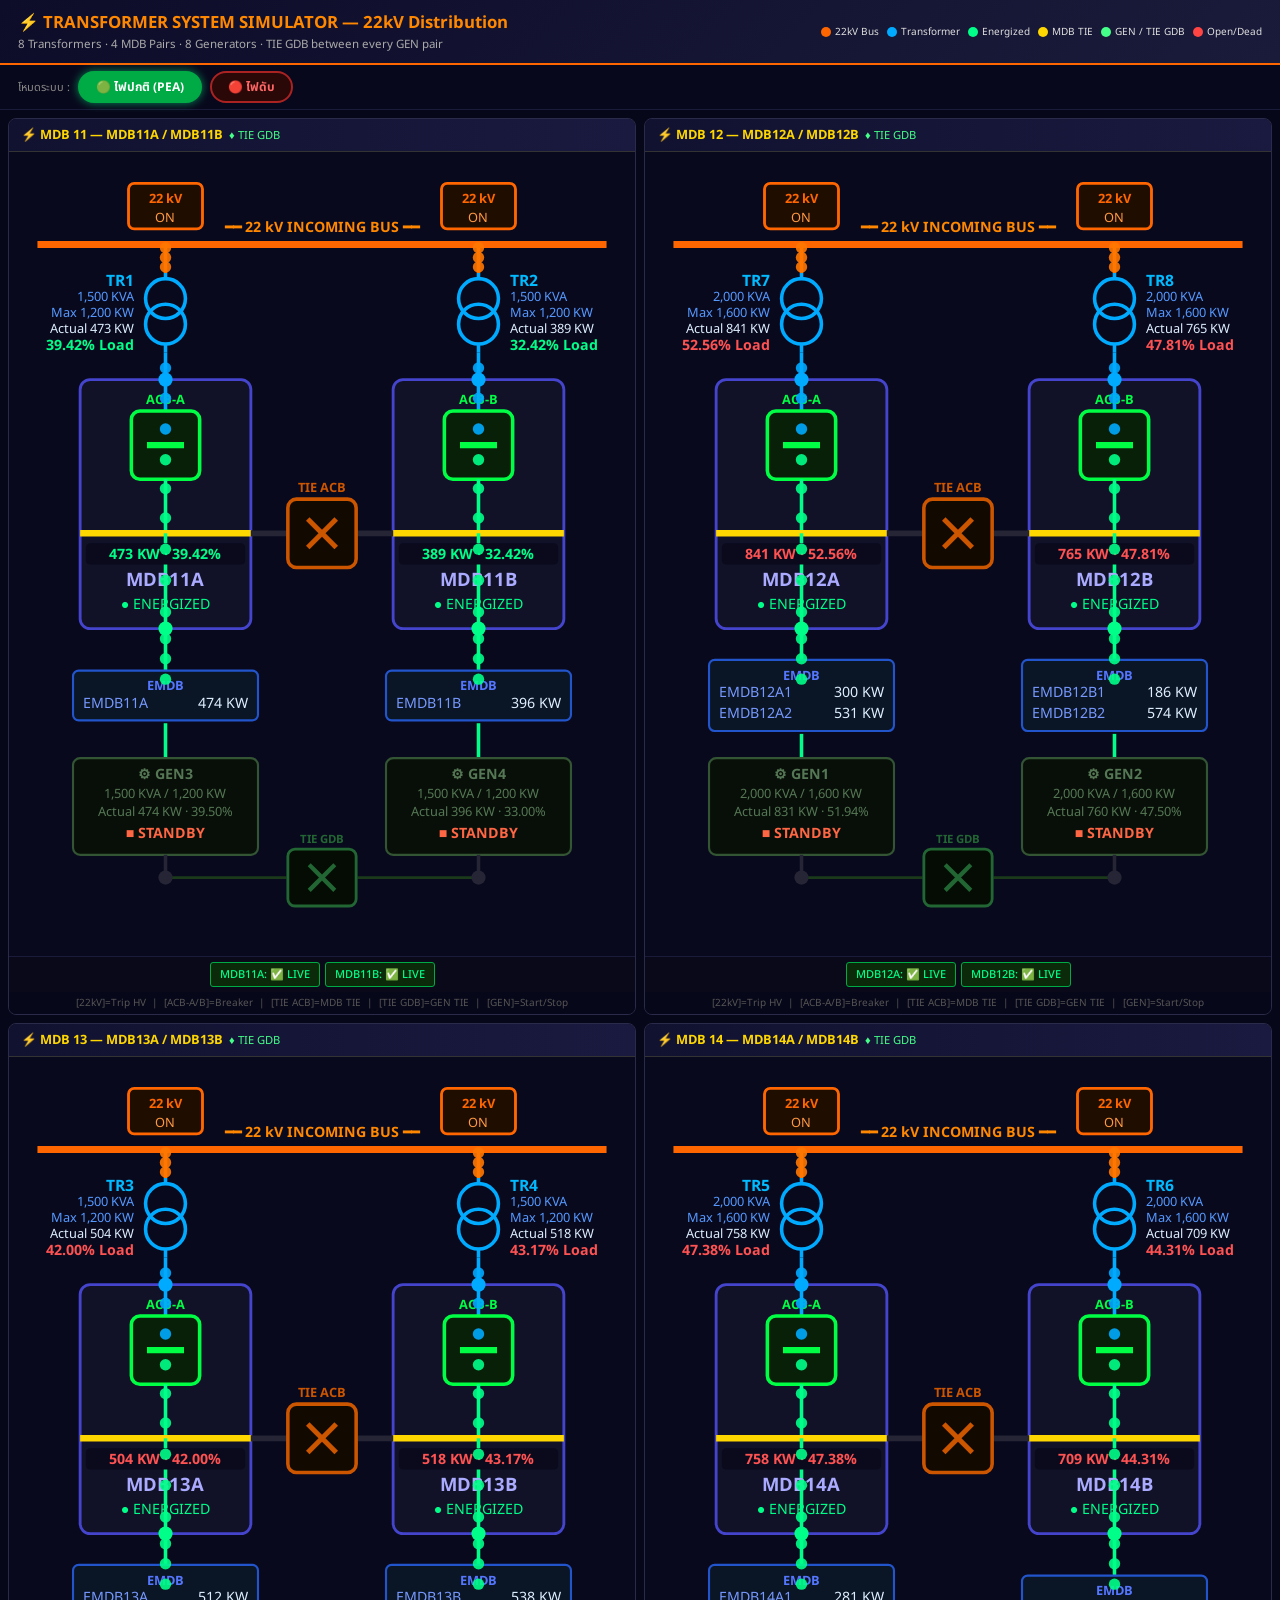
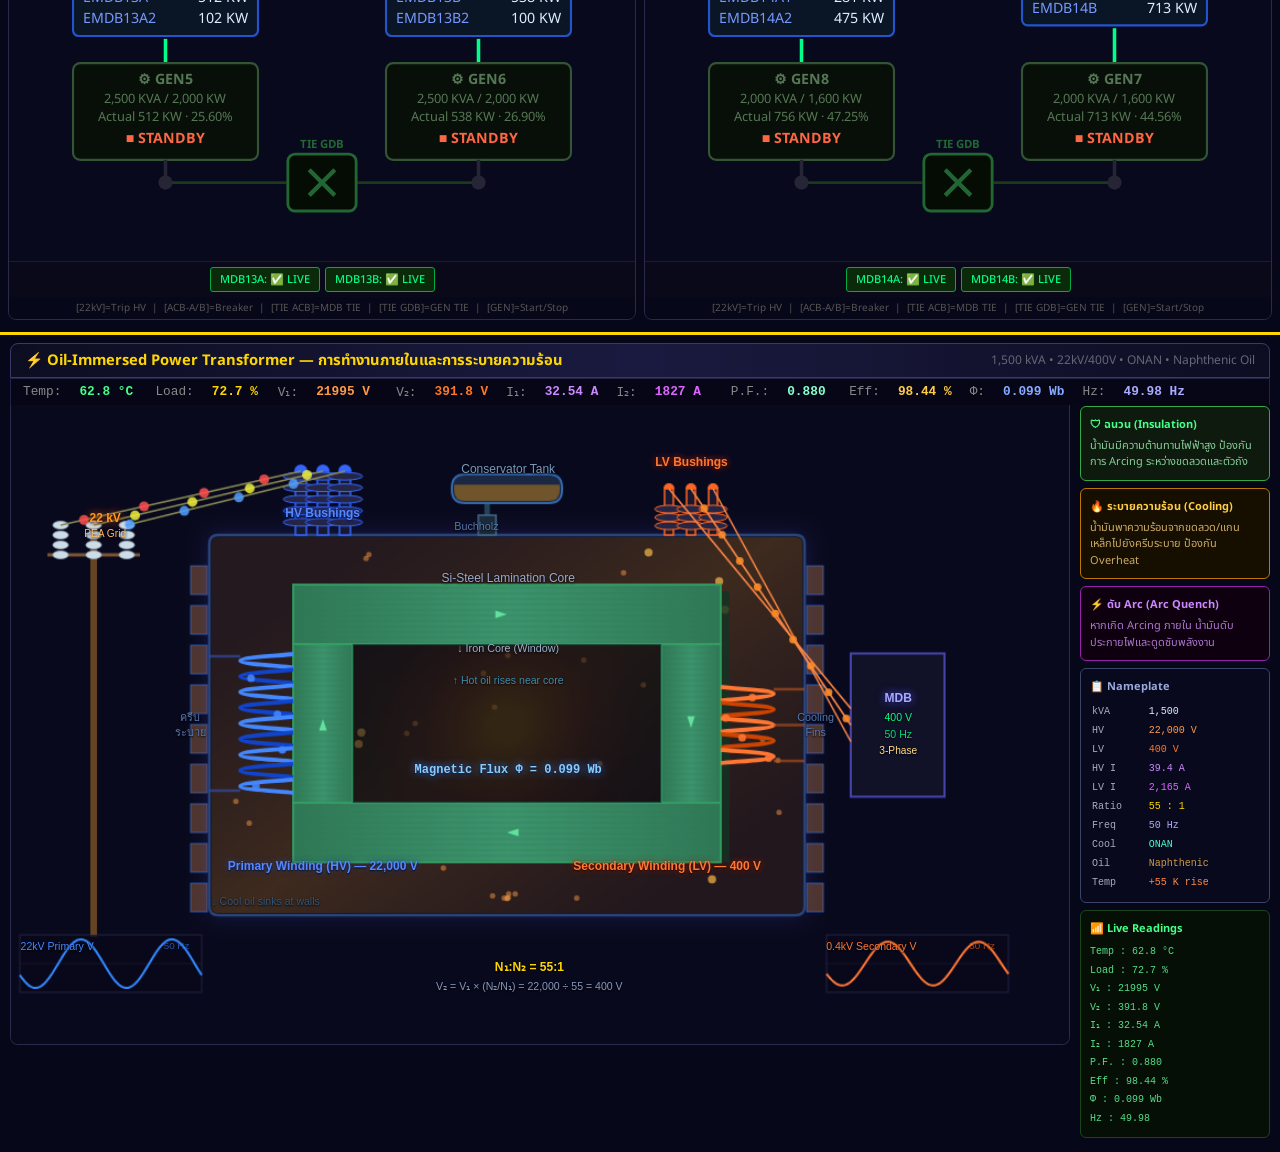
<file: transformer_simulation.html>
<!DOCTYPE html>
<html lang="th">
<head>
<meta charset="UTF-8">
<meta name="viewport" content="width=device-width,initial-scale=1.0">
<title>Transformer System Simulator — 22kV</title>
<link rel="icon" type="image/x-icon" href="assets/favicon.ico" />
<link rel="preconnect" href="https://fonts.googleapis.com">
<link rel="preconnect" href="https://fonts.gstatic.com" crossorigin>
<link href="https://fonts.googleapis.com/css2?family=Noto+Sans+Thai:wght@400;500;700&display=swap" rel="stylesheet">
<style>
*{margin:0;padding:0;box-sizing:border-box}
body{background:#07071a;color:#e0e0e0;font-family:'Noto Sans Thai','Segoe UI',sans-serif}
header{background:linear-gradient(135deg,#0d0d2a,#1a1a3a);padding:10px 18px;border-bottom:2px solid #ff6600;display:flex;align-items:center;gap:10px;flex-wrap:wrap}
header h1{font-size:1.05rem;color:#ff8800}
header .sub{font-size:.72rem;color:#aaa}
.legrow{display:flex;gap:8px;flex-wrap:wrap;margin-left:auto}
.leg{display:flex;align-items:center;gap:4px;font-size:10px}
.led{width:10px;height:10px;border-radius:50%}
.grid{display:grid;grid-template-columns:1fr 1fr;gap:8px;padding:8px;max-width:1500px;margin:0 auto}
.panel{background:#0d0d1f;border:1px solid #2a2a4a;border-radius:8px;overflow:hidden}
.ptitle{background:linear-gradient(90deg,#111130,#1a1a40);padding:6px 12px;font-size:.8rem;font-weight:700;color:#ffd700;border-bottom:1px solid #333}
.panel svg{width:100%;height:auto;display:block}
.sbar{display:flex;gap:5px;justify-content:center;flex-wrap:wrap;padding:5px 8px;background:#09091a;border-top:1px solid #1a1a3a}
.st{padding:3px 9px;border-radius:3px;font-size:11px;font-weight:500}
.sl{background:#0a2a0a;color:#00ff88;border:1px solid #00aa44}
.sd{background:#2a0a0a;color:#ff6666;border:1px solid #aa2222}
.st2{background:#2a2000;color:#ffd700;border:1px solid #aa8800}
.sg{background:#0a1f0a;color:#88ff88;border:1px solid #44aa44}
.stg{background:#081808;color:#44ff88;border:1px solid #229944}
.ibar{text-align:center;font-size:10px;color:#555;padding:3px;background:#07071a}
.modebar{display:flex;gap:8px;align-items:center;flex-wrap:wrap;padding:6px 18px;background:#08081c;border-bottom:1px solid #1a1a3a}
.modebar span{font-size:11px;color:#888;}
.mbtn{padding:5px 16px;border-radius:20px;font-size:12px;font-weight:700;border:2px solid;cursor:pointer;font-family:'Noto Sans Thai','Segoe UI',sans-serif;transition:all .2s}
.mbtn-normal{background:#0a2a0a;color:#00ff88;border-color:#00aa44;}
.mbtn-normal.active{background:#00aa44;color:#fff;box-shadow:0 0 10px #00ff8888}
.mbtn-outage{background:#2a0808;color:#ff6666;border-color:#aa2222;}
.mbtn-outage.active{background:#cc2222;color:#fff;box-shadow:0 0 10px #ff444488}
</style>
</head>
<body>
<header>
  <div>
    <h1>&#x26A1; TRANSFORMER SYSTEM SIMULATOR &#x2014; 22kV Distribution</h1>
    <div class="sub">8 Transformers &middot; 4 MDB Pairs &middot; 8 Generators &middot; TIE GDB between every GEN pair</div>
  </div>
  <div class="legrow">
    <div class="leg"><div class="led" style="background:#ff6600"></div>22kV Bus</div>
    <div class="leg"><div class="led" style="background:#00aaff"></div>Transformer</div>
    <div class="leg"><div class="led" style="background:#00ff88"></div>Energized</div>
    <div class="leg"><div class="led" style="background:#ffd700"></div>MDB TIE</div>
    <div class="leg"><div class="led" style="background:#44ff88"></div>GEN / TIE GDB</div>
    <div class="leg"><div class="led" style="background:#ff4444"></div>Open/Dead</div>
  </div>
</header>
<div class="modebar">
  <span>โหมดระบบ :</span>
  <button class="mbtn mbtn-normal active" id="btnNormal" onclick="setMode('normal')">&#x1F7E2; ไฟปกติ (PEA)</button>
  <button class="mbtn mbtn-outage" id="btnOutage" onclick="setMode('outage')">&#x1F534; ไฟดับ</button>
</div>
<div class="grid" id="G"></div>

<script>
// ── Configuration ──
//   tr  : kva/kw = Capacity, load = MDB Used KW (actual)
//   emdb: kw = EMDB Used KW
//   gen : kva/kw = Capacity, actual = GEN Actual Load KW
var CFG = [
  {id:'m11', title:'MDB 11 — MDB11A / MDB11B', tiegen:true,
   trA:{id:'TR1',kva:1500,kw:1200,load:473}, trB:{id:'TR2',kva:1500,kw:1200,load:389},
   mdbA:'MDB11A', mdbB:'MDB11B',
   emdbA:[{id:'EMDB11A',kw:474}], emdbB:[{id:'EMDB11B',kw:396}],
   genA:{id:'GEN3',kva:1500,kw:1200,actual:474}, genB:{id:'GEN4',kva:1500,kw:1200,actual:396}},
  {id:'m12', title:'MDB 12 — MDB12A / MDB12B', tiegen:true,
   trA:{id:'TR7',kva:2000,kw:1600,load:841}, trB:{id:'TR8',kva:2000,kw:1600,load:765},
   mdbA:'MDB12A', mdbB:'MDB12B',
   emdbA:[{id:'EMDB12A1',kw:300},{id:'EMDB12A2',kw:531}], emdbB:[{id:'EMDB12B1',kw:186},{id:'EMDB12B2',kw:574}],
   genA:{id:'GEN1',kva:2000,kw:1600,actual:831}, genB:{id:'GEN2',kva:2000,kw:1600,actual:760}},
  {id:'m13', title:'MDB 13 — MDB13A / MDB13B', tiegen:true,
   trA:{id:'TR3',kva:1500,kw:1200,load:504}, trB:{id:'TR4',kva:1500,kw:1200,load:518},
   mdbA:'MDB13A', mdbB:'MDB13B',
   emdbA:[{id:'EMDB13A',kw:512},{id:'EMDB13A2',kw:102}], emdbB:[{id:'EMDB13B',kw:538},{id:'EMDB13B2',kw:100}],
   genA:{id:'GEN5',kva:2500,kw:2000,actual:512}, genB:{id:'GEN6',kva:2500,kw:2000,actual:538}},
  {id:'m14', title:'MDB 14 — MDB14A / MDB14B', tiegen:true,
   trA:{id:'TR5',kva:2000,kw:1600,load:758}, trB:{id:'TR6',kva:2000,kw:1600,load:709},
   mdbA:'MDB14A', mdbB:'MDB14B',
   emdbA:[{id:'EMDB14A1',kw:281},{id:'EMDB14A2',kw:475}], emdbB:[{id:'EMDB14B',kw:713}],
   genA:{id:'GEN8',kva:2000,kw:1600,actual:756}, genB:{id:'GEN7',kva:2000,kw:1600,actual:713}}
];

// ── Load helpers ──
function fmt(n){ return n.toLocaleString('en-US'); }
function pct(v,cap){ return (v/cap*100).toFixed(2); }
// สีตาม %Load: เกิน LOAD_RED% = แดง
var LOAD_RED = 40;
function lvlCol(p){ return p>LOAD_RED?'#ff5252':'#00ff88'; }

// Load sharing across a TIE: a source that feeds the other side through the TIE
// carries both loads; two live sources on a closed TIE share the total by KW rating.
//   a,b = own actual load, ka,kb = rated KW, onA,onB = source running,
//   needA,needB = side has no own supply (so it must be fed through the TIE)
function shareLoad(a,b,ka,kb,onA,onB,tie,needA,needB){
  if(!tie) return {A:a,B:b};
  var t=a+b;
  if(onA&&onB){ var sa=Math.round(t*ka/(ka+kb)); return {A:sa,B:t-sa}; }
  if(onA&&needB) return {A:t,B:b};
  if(onB&&needA) return {A:a,B:t};
  return {A:a,B:b};
}
function effLoads(cfg){
  var s=ST[cfg.id], id=cfg.id;
  var trOnA=s.hvA&&s.acbA, trOnB=s.hvB&&s.acbB;
  var tr=shareLoad(cfg.trA.load,cfg.trB.load,cfg.trA.kw,cfg.trB.kw,trOnA,trOnB,s.tie,!ntA(id),!ntB(id));
  var gen=shareLoad(cfg.genA.actual,cfg.genB.actual,cfg.genA.kw,cfg.genB.kw,s.genA,s.genB,s.tieGen,!s.genA,!s.genB);
  return {trA:tr.A, trB:tr.B, genA:gen.A, genB:gen.B, trOnA:trOnA, trOnB:trOnB};
}

var ST = {};
CFG.forEach(function(c){
  ST[c.id] = {hvA:true,hvB:true,acbA:true,acbB:true,tie:false,genA:false,genB:false,tieGen:false};
});

// ── Energized logic ──
function genEnA(id){ return ST[id].genA || (ST[id].tieGen && ST[id].genB); }
function genEnB(id){ return ST[id].genB || (ST[id].tieGen && ST[id].genA); }
function ntA(id){ return (ST[id].acbA && ST[id].hvA) || genEnA(id); }
function ntB(id){ return (ST[id].acbB && ST[id].hvB) || genEnB(id); }
function enA(id){ return ntA(id) || (ST[id].tie && ntB(id)); }
function enB(id){ return ntB(id) || (ST[id].tie && ntA(id)); }

function tdir(id){
  if(!ST[id].tie) return null;
  var a=ntA(id), b=ntB(id);
  if(a&&!b) return 'A to B'; if(b&&!a) return 'B to A';
  if(a&&b) return 'ON TIE'; return null;
}
function tgenDir(id){
  if(!ST[id].tieGen) return null;
  var a=ST[id].genA, b=ST[id].genB;
  if(a&&!b) return 'A to B'; if(b&&!a) return 'B to A';
  if(a&&b) return 'ON TIE'; return null;
}

// ── Global mode ──
function setMode(mode){
  CFG.forEach(function(c){
    var id=c.id;
    if(mode==='normal'){
      ST[id].hvA=true; ST[id].hvB=true;
      ST[id].genA=false; ST[id].genB=false;
    } else {
      ST[id].hvA=false; ST[id].hvB=false;
      ST[id].genA=true; ST[id].genB=true;
    }
  });
  document.getElementById('btnNormal').classList.toggle('active', mode==='normal');
  document.getElementById('btnOutage').classList.toggle('active', mode==='outage');
  renderAll();
}

// ── Toggle functions ──
function toggleACB(id,side){ ST[id]['acb'+side]=!ST[id]['acb'+side]; renderAll(); }
function toggleTIE(id){ ST[id].tie=!ST[id].tie; renderAll(); }
function toggleHV(id,side){
  ST[id]['hv'+side]=!ST[id]['hv'+side];
  if(!ST[id]['hv'+side]){
    ST[id]['gen'+side]=true;   // HV trip → auto-start generator
  } else {
    ST[id]['gen'+side]=false;  // HV restored → auto-stop generator
  }
  renderAll();
}
function toggleGen(id,side){ ST[id]['gen'+side]=!ST[id]['gen'+side]; renderAll(); }
function toggleTieGen(id){ ST[id].tieGen=!ST[id].tieGen; renderAll(); }

// ── SVG Helpers ──
function wline(x1,y1,x2,y2,live,col,sw){
  var c=live?(col||'#00ff88'):'#252535';
  return '<line x1="'+x1+'" y1="'+y1+'" x2="'+x2+'" y2="'+y2+'" stroke="'+c+'" stroke-width="'+(sw||2.5)+'"/>';
}
function dot(cx,cy,live,col){
  return '<circle cx="'+cx+'" cy="'+cy+'" r="5" fill="'+(live?(col||'#00ff88'):'#252535')+'"/>';
}
function flowDots(pathD,live,uid,col,dur){
  if(!live) return '';
  col=col||'#00ff88'; dur=dur||'1.5';
  var out='', offs=[0,0.34,0.67];
  for(var i=0;i<3;i++){
    var b=(offs[i]*parseFloat(dur)).toFixed(2)+'s';
    out+='<path id="fp'+uid+i+'" d="'+pathD+'" fill="none" stroke="none"/>';
    out+='<circle r="4" fill="'+col+'" opacity="0.9"><animateMotion dur="'+dur+'s" repeatCount="indefinite" begin="'+b+'"><mpath xlink:href="#fp'+uid+i+'"/></animateMotion></circle>';
  }
  return out;
}
function trSymbol(cx,y0,live){
  var c=live?'#00aaff':'#404060';
  var o='';
  o+='<circle cx="'+cx+'" cy="'+(y0+18)+'" r="14" fill="none" stroke="'+c+'" stroke-width="2.5"/>';
  o+='<circle cx="'+cx+'" cy="'+(y0+36)+'" r="14" fill="none" stroke="'+c+'" stroke-width="2.5"/>';
  o+='<line x1="'+cx+'" y1="'+y0+'" x2="'+cx+'" y2="'+(y0+4)+'" stroke="'+c+'" stroke-width="2.5"/>';
  o+='<line x1="'+cx+'" y1="'+(y0+50)+'" x2="'+cx+'" y2="'+(y0+56)+'" stroke="'+c+'" stroke-width="2.5"/>';
  return o;
}
function emdbBox(cx,cy,items,live){
  var h=20+items.length*15;
  var bc=live?'#2255cc':'#333', fc=live?'#0a1525':'#0d0d0d';
  var o='<rect x="'+(cx-65)+'" y="'+(cy-h/2+4)+'" width="130" height="'+h+'" rx="4" fill="'+fc+'" stroke="'+bc+'" stroke-width="'+(live?1.5:1)+'"/>';
  o+='<text x="'+cx+'" y="'+(cy-h/2+18)+'" fill="'+(live?'#5577ff':'#444')+'" font-size="9" text-anchor="middle" font-weight="bold">EMDB</text>';
  for(var i=0;i<items.length;i++){
    var y=cy-h/2+30+i*15;
    o+='<text x="'+(cx-58)+'" y="'+y+'" fill="'+(live?'#7799ff':'#555')+'" font-size="10">'+items[i].id+'</text>';
    o+='<text x="'+(cx+58)+'" y="'+y+'" fill="'+(live?'#ddeeff':'#555')+'" font-size="10" text-anchor="end">'+fmt(items[i].kw)+' KW</text>';
  }
  return o;
}
function genBox(cx,cy,gen,run,fn,eff){
  var bc=run?'#44cc44':'#335533', fc=run?'#091509':'#080f08', tc=run?'#88ff88':'#557755', sc=run?'#00ff44':'#ff6644';
  var ld=run?eff:gen.actual, p=pct(ld,gen.kw), tied=run&&eff!==gen.actual;
  var o='<g onclick="'+fn+'" style="cursor:pointer">';
  o+='<rect x="'+(cx-65)+'" y="'+(cy-34)+'" width="130" height="68" rx="5" fill="'+fc+'" stroke="'+bc+'" stroke-width="'+(run?2:1.5)+'"/>';
  o+='<text x="'+cx+'" y="'+(cy-19)+'" fill="'+tc+'" font-size="10" text-anchor="middle" font-weight="bold">&#x2699; '+gen.id+'</text>';
  o+='<text x="'+cx+'" y="'+(cy-6)+'" fill="'+tc+'" font-size="9" text-anchor="middle">'+fmt(gen.kva)+' KVA / '+fmt(gen.kw)+' KW</text>';
  o+='<text x="'+cx+'" y="'+(cy+7)+'" fill="'+(run?lvlCol(p):'#557755')+'" font-size="9" text-anchor="middle"'+(tied?' font-weight="bold"':'')+'>'+(tied?'TIE ':'Actual ')+fmt(ld)+' KW &middot; '+p+'%</text>';
  o+='<text x="'+cx+'" y="'+(cy+22)+'" fill="'+sc+'" font-size="10" text-anchor="middle" font-weight="bold">'+(run?'&#x25B6; RUNNING':'&#x25A0; STANDBY')+'</text>';
  o+='</g>';
  return o;
}
// MDB load vs TR capacity (drawn on a dark pill so the bus line behind stays readable)
//   eff = load the TR actually carries; viaTie = this MDB has no TR of its own and is fed through the TIE
function mdbLoad(cx,y,tr,eff,live,viaTie){
  var p=pct(eff,tr.kw), txt, col;
  if(viaTie){ txt=fmt(tr.load)+' KW &middot; via TIE'; col='#ffd700'; }
  else { txt=fmt(eff)+' KW &middot; '+p+'%'; col=live?lvlCol(p):'#557'; }
  var o='<rect x="'+(cx-56)+'" y="'+(y-11)+'" width="112" height="15" rx="3" fill="#0a0a1c"/>';
  o+='<text x="'+cx+'" y="'+y+'" fill="'+col+'" font-size="10" text-anchor="middle" font-weight="bold">'+txt+'</text>';
  return o;
}
// TR label beside symbol: side=1 → text to the right, side=-1 → to the left
function trLabel(cx,y0,tr,live,side,eff){
  var ld=live?eff:tr.load, tied=live&&eff!==tr.load;
  var x=cx+side*22, a=side>0?'start':'end', p=pct(ld,tr.kw);
  var o='';
  o+='<text x="'+x+'" y="'+(y0+9)+'" fill="'+(live?'#00bbff':'#556')+'" font-size="11" text-anchor="'+a+'" font-weight="bold">'+tr.id+'</text>';
  o+='<text x="'+x+'" y="'+(y0+20)+'" fill="'+(live?'#5599ff':'#445')+'" font-size="9" text-anchor="'+a+'">'+fmt(tr.kva)+' KVA</text>';
  o+='<text x="'+x+'" y="'+(y0+31)+'" fill="'+(live?'#5599ff':'#445')+'" font-size="9" text-anchor="'+a+'">Max '+fmt(tr.kw)+' KW</text>';
  o+='<text x="'+x+'" y="'+(y0+42)+'" fill="'+(tied?'#ffd700':live?'#ddeeff':'#445')+'" font-size="9" text-anchor="'+a+'">'+(tied?'TIE ':'Actual ')+fmt(ld)+' KW</text>';
  o+='<text x="'+x+'" y="'+(y0+54)+'" fill="'+(live?lvlCol(p):'#445')+'" font-size="10" text-anchor="'+a+'" font-weight="bold">'+p+'% Load</text>';
  return o;
}
function hvBadge(cx,cy,live,fn){
  var c=live?'#ff6600':'#666', bg=live?'#1f0e00':'#111';
  var o='<g onclick="'+fn+'" style="cursor:pointer">';
  o+='<rect x="'+(cx-26)+'" y="'+(cy-16)+'" width="52" height="32" rx="4" fill="'+bg+'" stroke="'+c+'" stroke-width="2"/>';
  o+='<text x="'+cx+'" y="'+(cy-2)+'" fill="'+c+'" font-size="9" text-anchor="middle" font-weight="bold">22 kV</text>';
  o+='<text x="'+cx+'" y="'+(cy+11)+'" fill="'+(live?'#ff9944':'#666')+'" font-size="9" text-anchor="middle">'+(live?'ON':'TRIP')+'</text>';
  o+='</g>';
  return o;
}
function acbSym(cx,cy,closed,fn,lbl){
  var co=closed?'#00ff44':'#ff4444', bg=closed?'#082008':'#200808';
  var o='<g onclick="'+fn+'" style="cursor:pointer">';
  o+='<rect x="'+(cx-24)+'" y="'+(cy-24)+'" width="48" height="48" rx="6" fill="'+bg+'" stroke="'+co+'" stroke-width="2.5"/>';
  if(closed){
    o+='<line x1="'+(cx-13)+'" y1="'+cy+'" x2="'+(cx+13)+'" y2="'+cy+'" stroke="'+co+'" stroke-width="4.5"/>';
  } else {
    o+='<line x1="'+(cx-10)+'" y1="'+(cy-10)+'" x2="'+(cx+10)+'" y2="'+(cy+10)+'" stroke="'+co+'" stroke-width="3.5"/>';
    o+='<line x1="'+(cx+10)+'" y1="'+(cy-10)+'" x2="'+(cx-10)+'" y2="'+(cy+10)+'" stroke="'+co+'" stroke-width="3.5"/>';
  }
  o+='<text x="'+cx+'" y="'+(cy-29)+'" fill="'+co+'" font-size="9" text-anchor="middle" font-weight="bold">'+lbl+'</text>';
  o+='</g>';
  return o;
}
function tieSym(cx,cy,closed,fn,lbl){
  var co=closed?'#ffd700':'#cc5500', bg=closed?'#1e1600':'#120a00';
  var o='<g onclick="'+fn+'" style="cursor:pointer">';
  o+='<rect x="'+(cx-24)+'" y="'+(cy-24)+'" width="48" height="48" rx="6" fill="'+bg+'" stroke="'+co+'" stroke-width="2.5"/>';
  if(closed){
    o+='<line x1="'+(cx-13)+'" y1="'+cy+'" x2="'+(cx+13)+'" y2="'+cy+'" stroke="'+co+'" stroke-width="4.5"/>';
  } else {
    o+='<line x1="'+(cx-10)+'" y1="'+(cy-10)+'" x2="'+(cx+10)+'" y2="'+(cy+10)+'" stroke="'+co+'" stroke-width="3.5"/>';
    o+='<line x1="'+(cx+10)+'" y1="'+(cy-10)+'" x2="'+(cx-10)+'" y2="'+(cy+10)+'" stroke="'+co+'" stroke-width="3.5"/>';
  }
  o+='<text x="'+cx+'" y="'+(cy-29)+'" fill="'+co+'" font-size="9" text-anchor="middle" font-weight="bold">'+(lbl||'TIE ACB')+'</text>';
  o+='</g>';
  return o;
}
// TIE GDB symbol (green theme, smaller)
function tieGdbSym(cx,cy,closed,fn){
  var co=closed?'#44ff88':'#226633', bg=closed?'#061306':'#040c04';
  var o='<g onclick="'+fn+'" style="cursor:pointer">';
  o+='<rect x="'+(cx-24)+'" y="'+(cy-20)+'" width="48" height="40" rx="5" fill="'+bg+'" stroke="'+co+'" stroke-width="2"/>';
  if(closed){
    o+='<line x1="'+(cx-11)+'" y1="'+cy+'" x2="'+(cx+11)+'" y2="'+cy+'" stroke="'+co+'" stroke-width="4"/>';
  } else {
    o+='<line x1="'+(cx-9)+'" y1="'+(cy-9)+'" x2="'+(cx+9)+'" y2="'+(cy+9)+'" stroke="'+co+'" stroke-width="3"/>';
    o+='<line x1="'+(cx+9)+'" y1="'+(cy-9)+'" x2="'+(cx-9)+'" y2="'+(cy+9)+'" stroke="'+co+'" stroke-width="3"/>';
  }
  o+='<text x="'+cx+'" y="'+(cy-24)+'" fill="'+co+'" font-size="8" text-anchor="middle" font-weight="bold">TIE GDB</text>';
  o+='</g>';
  return o;
}

// ── Main SVG Renderer ──
function rSVG(cfg){
  var s=ST[cfg.id], id=cfg.id;
  // Pre-compute event handlers (no nested template literals)
  var onACBA = "toggleACB('"+id+"','A')";
  var onACBB = "toggleACB('"+id+"','B')";
  var onTIE  = "toggleTIE('"+id+"')";
  var onHVA  = "toggleHV('"+id+"','A')";
  var onHVB  = "toggleHV('"+id+"','B')";
  var onGenA = "toggleGen('"+id+"','A')";
  var onGenB = "toggleGen('"+id+"','B')";
  var onTG   = "toggleTieGen('"+id+"')";

  // Layout
  var W=440, H=565;
  var AX=110, BX=330, MX=220;
  var busY=65, trY0=85, trY1=141;
  var mTop=160, mH=175, mBot=335;
  var acbCY=206, bY2=268;
  var tL=170, tR=270;
  var emdbY=378, genY=460;
  var genBusY=510; // TIE GDB bus Y

  // States
  var hvA=s.hvA, hvB=s.hvB;
  var eA_=enA(id), eB_=enB(id);
  var td_=tdir(id), tgd=tgenDir(id);
  var tAB=s.tie&&(td_==='A to B'||td_==='ON TIE');
  var tBA=s.tie&&(td_==='B to A'||td_==='ON TIE');
  var tgAB=s.tieGen&&(tgd==='A to B'||tgd==='ON TIE');
  var tgBA=s.tieGen&&(tgd==='B to A'||tgd==='ON TIE');
  var geA=genEnA(id), geB=genEnB(id);
  var L=effLoads(cfg);

  var eAh=20+cfg.emdbA.length*15, eBh=20+cfg.emdbB.length*15;
  var eAb=emdbY+eAh/2+6, eBb=emdbY+eBh/2+6;

  var o='';
  o+='<svg viewBox="0 0 '+W+' '+H+'" xmlns="http://www.w3.org/2000/svg" xmlns:xlink="http://www.w3.org/1999/xlink">';
  o+='<rect width="'+W+'" height="'+H+'" fill="#09091e"/>';

  // ── 22kV Bus ──
  o+=wline(20,busY,W-20,busY,(hvA||hvB),'#ff6600',5);
  o+='<text x="'+MX+'" y="'+(busY-9)+'" fill="#ff8800" font-size="10" text-anchor="middle" font-weight="bold">&#x2501;&#x2501; 22 kV INCOMING BUS &#x2501;&#x2501;</text>';
  o+=hvBadge(AX,38,hvA,onHVA);
  o+=hvBadge(BX,38,hvB,onHVB);

  // Bus → TR
  o+=wline(AX,busY,AX,trY0,hvA,'#ff7700');
  o+=wline(BX,busY,BX,trY0,hvB,'#ff7700');

  // Transformers
  o+=trSymbol(AX,trY0,hvA);
  o+=trSymbol(BX,trY0,hvB);
  o+=trLabel(AX,trY0,cfg.trA,L.trOnA,-1,L.trA);
  o+=trLabel(BX,trY0,cfg.trB,L.trOnB,1,L.trB);

  // TR → MDB top
  o+=wline(AX,trY1,AX,mTop,hvA,'#00aaff');
  o+=wline(BX,trY1,BX,mTop,hvB,'#00aaff');

  // ── MDB-A box ──
  var bcA=eA_?'#4444cc':'#333', fcA=eA_?'#111128':'#0e0e18';
  o+='<rect x="'+(AX-60)+'" y="'+mTop+'" width="120" height="'+mH+'" rx="7" fill="'+fcA+'" stroke="'+bcA+'" stroke-width="'+(eA_?2:1.5)+'"/>';
  o+=dot(AX,mTop,hvA,'#00aaff');
  o+=wline(AX,mTop,AX,acbCY-24,hvA,'#00aaff');
  o+=acbSym(AX,acbCY,s.acbA,onACBA,'ACB-A');
  o+=wline(AX,acbCY+24,AX,bY2,s.acbA&&hvA);
  o+='<line x1="'+(AX-60)+'" y1="'+bY2+'" x2="'+(AX+60)+'" y2="'+bY2+'" stroke="'+(eA_?'#ffd700':'#2a2a20')+'" stroke-width="'+(eA_?4.5:2)+'"/>';
  o+=wline(AX,bY2,AX,mBot,eA_);
  o+=dot(AX,mBot,eA_);
  o+=mdbLoad(AX,mTop+mH-49,cfg.trA,L.trA,eA_,eA_&&!ntA(id));
  o+='<text x="'+AX+'" y="'+(mTop+mH-30)+'" fill="'+(eA_?'#aaaaff':'#557')+'" font-size="13" text-anchor="middle" font-weight="bold">'+cfg.mdbA+'</text>';
  o+='<text x="'+AX+'" y="'+(mTop+mH-14)+'" fill="'+(eA_?'#00ff88':'#666')+'" font-size="10" text-anchor="middle">'+(eA_?'&#x25CF; ENERGIZED':'&#x25CB; DE-ENERGIZED')+'</text>';

  // ── MDB-B box ──
  var bcB=eB_?'#4444cc':'#333', fcB=eB_?'#111128':'#0e0e18';
  o+='<rect x="'+(BX-60)+'" y="'+mTop+'" width="120" height="'+mH+'" rx="7" fill="'+fcB+'" stroke="'+bcB+'" stroke-width="'+(eB_?2:1.5)+'"/>';
  o+=dot(BX,mTop,hvB,'#00aaff');
  o+=wline(BX,mTop,BX,acbCY-24,hvB,'#00aaff');
  o+=acbSym(BX,acbCY,s.acbB,onACBB,'ACB-B');
  o+=wline(BX,acbCY+24,BX,bY2,s.acbB&&hvB);
  o+='<line x1="'+(BX-60)+'" y1="'+bY2+'" x2="'+(BX+60)+'" y2="'+bY2+'" stroke="'+(eB_?'#ffd700':'#2a2a20')+'" stroke-width="'+(eB_?4.5:2)+'"/>';
  o+=wline(BX,bY2,BX,mBot,eB_);
  o+=dot(BX,mBot,eB_);
  o+=mdbLoad(BX,mTop+mH-49,cfg.trB,L.trB,eB_,eB_&&!ntB(id));
  o+='<text x="'+BX+'" y="'+(mTop+mH-30)+'" fill="'+(eB_?'#aaaaff':'#557')+'" font-size="13" text-anchor="middle" font-weight="bold">'+cfg.mdbB+'</text>';
  o+='<text x="'+BX+'" y="'+(mTop+mH-14)+'" fill="'+(eB_?'#00ff88':'#666')+'" font-size="10" text-anchor="middle">'+(eB_?'&#x25CF; ENERGIZED':'&#x25CB; DE-ENERGIZED')+'</text>';

  // ── TIE ACB (MDB level) ──
  var twC=(s.tie&&(tAB||tBA))?'#ffd700':'#2a2a20';
  o+=wline(tL,bY2,MX-25,bY2,s.tie,twC,4);
  o+=wline(MX+25,bY2,tR,bY2,s.tie,twC,4);
  o+=tieSym(MX,bY2,s.tie,onTIE,'TIE ACB');
  if(td_) o+='<text x="'+MX+'" y="'+(bY2+44)+'" fill="#ffd700" font-size="11" text-anchor="middle" font-weight="bold">'+td_+'</text>';

  // ── MDB → EMDB ──
  o+=wline(AX,mBot,AX,emdbY-eAh/2+4,eA_);
  o+=wline(BX,mBot,BX,emdbY-eBh/2+4,eB_);
  o+=emdbBox(AX,emdbY,cfg.emdbA,eA_);
  o+=emdbBox(BX,emdbY,cfg.emdbB,eB_);

  // ── EMDB → GEN ──
  o+=wline(AX,eAb,AX,genY-34,eA_);
  o+=wline(BX,eBb,BX,genY-34,eB_);

  // ── GEN boxes ──
  o+=genBox(AX,genY,cfg.genA,s.genA,onGenA,L.genA);
  o+=genBox(BX,genY,cfg.genB,s.genB,onGenB,L.genB);

  // ── TIE GDB (GEN level) — only for panels with tiegen ──
  if(cfg.tiegen){
    var tgWC=(s.tieGen&&(tgAB||tgBA))?'#44ff88':'#1a3a1a';
    var tgSW=s.tieGen?3.5:2;
    // Short wires from GEN bottom down to genBusY
    o+=wline(AX,genY+34,AX,genBusY,s.genA,'#44ff88',2.5);
    o+=wline(BX,genY+34,BX,genBusY,s.genB,'#44ff88',2.5);
    // Horizontal bus lines left and right of TIE GDB
    o+='<line x1="'+AX+'" y1="'+genBusY+'" x2="'+(MX-25)+'" y2="'+genBusY+'" stroke="'+tgWC+'" stroke-width="'+tgSW+'"/>';
    o+='<line x1="'+(MX+25)+'" y1="'+genBusY+'" x2="'+BX+'" y2="'+genBusY+'" stroke="'+tgWC+'" stroke-width="'+tgSW+'"/>';
    // Junction dots
    o+=dot(AX,genBusY,s.genA,'#44ff88');
    o+=dot(BX,genBusY,s.genB,'#44ff88');
    // TIE GDB symbol
    o+=tieGdbSym(MX,genBusY,s.tieGen,onTG);
    if(tgd) o+='<text x="'+MX+'" y="'+(genBusY+38)+'" fill="#44ff88" font-size="10" text-anchor="middle" font-weight="bold">'+tgd+'</text>';
  }

  // ── GEN reverse feed indicator (when running, dots go UP to EMDB) ──
  if(s.genA) o+=flowDots('M'+AX+' '+(genY-34)+' L'+AX+' '+eAb,true,'gA'+id,'#44ff44','2.0');
  if(s.genB) o+=flowDots('M'+BX+' '+(genY-34)+' L'+BX+' '+eBb,true,'gB'+id,'#44ff44','2.0');

  // ── TIE GDB flow dots ──
  if(cfg.tiegen){
    o+=flowDots('M'+AX+' '+genBusY+' L'+MX+' '+genBusY,tgAB,'tgL'+id,'#44ff88','1.0');
    o+=flowDots('M'+MX+' '+genBusY+' L'+BX+' '+genBusY,tgAB,'tgR'+id,'#44ff88','1.0');
    o+=flowDots('M'+BX+' '+genBusY+' L'+MX+' '+genBusY,tgBA,'tgRL'+id,'#44ff88','1.0');
    o+=flowDots('M'+MX+' '+genBusY+' L'+AX+' '+genBusY,tgBA,'tgLL'+id,'#44ff88','1.0');
    // TIE GDB feed going UP (when TIE GDB feeds opposite side)
    if(tgAB) o+=flowDots('M'+BX+' '+genBusY+' L'+BX+' '+(genY-34),true,'tgUp'+id,'#44ff88','2.0');
    if(tgBA) o+=flowDots('M'+AX+' '+genBusY+' L'+AX+' '+(genY-34),true,'tgUpA'+id,'#44ff88','2.0');
  }

  // ── Main flow dots (HV/TR/MDB) ──
  o+=flowDots('M'+AX+' '+busY+' L'+AX+' '+trY0,hvA,'h1A'+id,'#ff7700','1.2');
  o+=flowDots('M'+BX+' '+busY+' L'+BX+' '+trY0,hvB,'h1B'+id,'#ff7700','1.2');
  o+=flowDots('M'+AX+' '+trY1+' L'+AX+' '+acbCY,hvA,'h2A'+id,'#00aaff','1.5');
  o+=flowDots('M'+BX+' '+trY1+' L'+BX+' '+acbCY,hvB,'h2B'+id,'#00aaff','1.5');
  o+=flowDots('M'+AX+' '+acbCY+' L'+AX+' '+bY2,s.acbA&&hvA,'h3A'+id,'#00ff88','1.5');
  o+=flowDots('M'+BX+' '+acbCY+' L'+BX+' '+bY2,s.acbB&&hvB,'h3B'+id,'#00ff88','1.5');
  o+=flowDots('M'+tL+' '+bY2+' L'+tR+' '+bY2,tAB,'tAB'+id,'#ffd700','1.0');
  o+=flowDots('M'+tR+' '+bY2+' L'+tL+' '+bY2,tBA,'tBA'+id,'#ffd700','1.0');
  o+=flowDots('M'+AX+' '+bY2+' L'+AX+' '+mBot,eA_,'h4A'+id,'#00ff88','1.5');
  o+=flowDots('M'+BX+' '+bY2+' L'+BX+' '+mBot,eB_,'h4B'+id,'#00ff88','1.5');
  o+=flowDots('M'+AX+' '+mBot+' L'+AX+' '+emdbY,eA_,'h5A'+id,'#00ff88','1.5');
  o+=flowDots('M'+BX+' '+mBot+' L'+BX+' '+emdbY,eB_,'h5B'+id,'#00ff88','1.5');

  o+='</svg>';
  return o;
}

// ── Render All ──
function renderAll(){
  var html='';
  for(var i=0;i<CFG.length;i++){
    var cfg=CFG[i], s=ST[cfg.id], id=cfg.id;
    var eA_=enA(id), eB_=enB(id), td_=tdir(id), tgd=tgenDir(id);
    html+='<div class="panel">';
    html+='<div class="ptitle">&#x26A1; '+cfg.title+(cfg.tiegen?' &nbsp;<span style="font-size:.7rem;color:#44ff88;font-weight:normal">&#x2666; TIE GDB</span>':'')+'</div>';
    html+=rSVG(cfg);
    html+='<div class="sbar">';
    html+='<span class="st '+(eA_?'sl':'sd')+'">'+cfg.mdbA+': '+(eA_?'&#x2705; LIVE':'&#x274C; DEAD')+'</span>';
    html+='<span class="st '+(eB_?'sl':'sd')+'">'+cfg.mdbB+': '+(eB_?'&#x2705; LIVE':'&#x274C; DEAD')+'</span>';
    if(s.tie) html+='<span class="st st2">TIE MDB: '+(td_||'No Src')+'</span>';
    if(cfg.tiegen && s.tieGen) html+='<span class="st stg">TIE GDB: '+(tgd||'No Src')+'</span>';
    if(s.genA) html+='<span class="st sg">'+cfg.genA.id+': &#x25B6;</span>';
    if(s.genB) html+='<span class="st sg">'+cfg.genB.id+': &#x25B6;</span>';
    html+='</div>';
    html+='<div class="ibar">[22kV]=Trip HV &nbsp;|&nbsp; [ACB-A/B]=Breaker &nbsp;|&nbsp; [TIE ACB]=MDB TIE'+(cfg.tiegen?' &nbsp;|&nbsp; [TIE GDB]=GEN TIE':'')+' &nbsp;|&nbsp; [GEN]=Start/Stop</div>';
    html+='</div>';
  }
  document.getElementById('G').innerHTML=html;
}

try{ renderAll(); }
catch(e){ document.getElementById('G').innerHTML='<div style="color:#ff6666;padding:20px">Error: '+e.message+'</div>'; }
</script>

<!-- ═══════════════════════════════════════════════════════════
     OIL-IMMERSED TRANSFORMER — PHYSICS ANIMATION SECTION
═══════════════════════════════════════════════════════════ -->
<div id="trSection" style="background:#07071a;padding:8px 10px 14px;border-top:3px solid #ffd700;margin-top:4px;">
  <div style="max-width:1500px;margin:0 auto;">

    <!-- ── Title bar ── -->
    <div style="background:linear-gradient(90deg,#0d0d22,#1a1a40,#0d0d22);border:1px solid #3a3a6a;border-radius:8px 8px 0 0;padding:5px 14px;display:flex;align-items:center;justify-content:space-between;flex-wrap:wrap;gap:4px;">
      <span style="color:#ffd700;font-weight:bold;font-size:0.92rem;font-family:'Noto Sans Thai','Segoe UI',sans-serif;">&#x26A1; Oil-Immersed Power Transformer &mdash; การทำงานภายในและการระบายความร้อน</span>
      <span style="color:#667;font-size:0.75rem;">1,500 kVA &bull; 22kV/400V &bull; ONAN &bull; Naphthenic Oil</span>
    </div>

    <!-- ── Live status bar (HTML — all text here) ── -->
    <div style="background:#060616;border:1px solid #222244;border-bottom:none;padding:5px 12px;display:flex;flex-wrap:wrap;gap:4px 18px;font-family:'Courier New',monospace;font-size:0.8rem;align-items:center;">
      <span style="color:#888;">Temp:</span>     <span id="trT"   style="color:#44ff88;min-width:58px;display:inline-block;font-weight:bold;">--</span>
      <span style="color:#888;">Load:</span>     <span id="trL"   style="color:#ffd700;min-width:48px;display:inline-block;font-weight:bold;">--</span>
      <span style="color:#888;">V&#x2081;:</span>      <span id="trV1"  style="color:#ff9944;min-width:62px;display:inline-block;font-weight:bold;">--</span>
      <span style="color:#888;">V&#x2082;:</span>      <span id="trV2"  style="color:#ff7722;min-width:52px;display:inline-block;font-weight:bold;">--</span>
      <span style="color:#888;">I&#x2081;:</span>      <span id="trI1"  style="color:#cc88ff;min-width:52px;display:inline-block;font-weight:bold;">--</span>
      <span style="color:#888;">I&#x2082;:</span>      <span id="trI2"  style="color:#dd66ff;min-width:58px;display:inline-block;font-weight:bold;">--</span>
      <span style="color:#888;">P.F.:</span>     <span id="trPF"  style="color:#88ffcc;min-width:44px;display:inline-block;font-weight:bold;">--</span>
      <span style="color:#888;">Eff:</span>      <span id="trEff" style="color:#ffcc44;min-width:48px;display:inline-block;font-weight:bold;">--</span>
      <span style="color:#888;">&#x3A6;:</span>       <span id="trFl"  style="color:#88aaff;min-width:58px;display:inline-block;font-weight:bold;">--</span>
      <span style="color:#888;">Hz:</span>       <span id="trHz"  style="color:#aaaaff;min-width:44px;display:inline-block;font-weight:bold;">--</span>
    </div>

    <!-- ── Main area: canvas + side panel ── -->
    <div style="display:flex;gap:10px;align-items:flex-start;flex-wrap:wrap;">

      <!-- ── Canvas + HTML label overlay ── -->
      <div style="flex:1;min-width:580px;position:relative;line-height:0;">
        <canvas id="trCvs" style="width:100%;height:auto;display:block;border:1px solid #2a2a4a;border-radius:0 0 8px 8px;border-top:none;"></canvas>

        <!-- ────────────────────────────────────────────────
             HTML LABEL OVERLAY  (pointer-events:none)
             All % values are relative to the canvas display size
        ──────────────────────────────────────────────────── -->
        <!-- ══════════════════════════════════════════════════════
             HTML LABEL OVERLAY — positions calibrated to canvas pixels
             Canvas: W=960px  H=580px
             Tank: x=180 y=118 w=540 h=345  cx=450  cy=290
             Core: CR_TYY=176  CR_LEGY=198  CR_BYY=385
             Fins: L-center x=170  R-center x=730  y_mid=308
             Bushings: HV tops y=60  LV tops y=76
             Conservator: cx=625 cy=83 cw=100
             MDB box: x=762 y=225 w=85 h=130
             Sine waves: y=481  left x=8 w=165  right x=740 w=165
        ═══════════════════════════════════════════════════════ -->
        <div style="position:absolute;top:0;left:0;width:100%;height:100%;pointer-events:none;font-family:'Segoe UI',Arial,sans-serif;font-size:clamp(9px,1vw,12px);">

          <!-- ①  22kV pole labels  (x=75, y≈104–116 → L=7.8% T=17.9–20%) -->
          <div style="position:absolute;left:7%;top:16.5%;text-align:center;line-height:1.4;">
            <div style="color:#ff9922;font-weight:bold;text-shadow:0 0 8px #ff6600,0 1px 3px #000;">22 kV</div>
            <div style="color:#ffbb66;font-size:0.85em;text-shadow:0 1px 3px #000;">PEA Grid</div>
          </div>

          <!-- ②  HV Bushings  (label center x=368, y=108 → L=38.3% T=18.6%) -->
          <div style="position:absolute;left:29.5%;top:17%;transform:translateX(-50%);color:#5588ff;font-weight:bold;white-space:nowrap;text-shadow:0 0 6px #2244cc,0 1px 3px #000;">HV Bushings</div>

          <!-- ③  LV Bushings  (label x=518, y=108 → L=53.9% T=18.6%) -->
          <div style="position:absolute;left:64.3%;top:9%;transform:translateX(-50%);color:#ff7733;font-weight:bold;white-space:nowrap;text-shadow:0 0 6px #cc3300,0 1px 3px #000;">LV Bushings</div>

          <!-- ④  Conservator Tank  (label center x=675, y=78 → L=70.3% T=13.4%) -->
          <div style="position:absolute;left:47%;top:10%;transform:translateX(-50%);color:#7799bb;white-space:nowrap;text-shadow:0 1px 3px #000;">Conservator Tank</div>

          <!-- ⑤  Buchholz relay  (x=657, y=126 → L=68.4% T=21.7%) -->
          <div style="position:absolute;left:44%;top:19%;transform:translateX(-50%);color:#5577aa;font-size:0.9em;text-shadow:0 1px 2px #000;">Buchholz</div>

          <!-- ⑥  Left fins  (center x=170, y_mid=308 → L=17.7% T=53.1%) -->
          <div style="position:absolute;left:17%;top:50%;transform:translate(-50%,-50%);color:#5577aa;font-size:0.9em;line-height:1.4;text-align:center;text-shadow:0 1px 2px #000;">ครีบ<br>ระบาย</div>

          <!-- ⑦  Right fins  (center x=730, y_mid=308 → L=76% T=53.1%) -->
          <div style="position:absolute;left:76%;top:50%;transform:translate(-50%,-50%);color:#5577aa;font-size:0.9em;line-height:1.4;text-align:center;text-shadow:0 1px 2px #000;">Cooling<br>Fins</div>

          <!-- ⑧  Si-Steel Core  (center x=450, y=171 → L=46.9% T=29.5%) -->
          <div style="position:absolute;left:47%;top:27%;transform:translateX(-50%);color:#9aabcc;white-space:nowrap;text-shadow:0 1px 3px #000;">Si-Steel Lamination Core</div>

          <!-- ⑨  Iron Core arrow  (x=668, y=187 → L=69.6% T=32.2%) -->
          <div style="position:absolute;left:47%;top:38%;transform:translateX(-50%);color:#9ab0cc;font-size:0.9em;text-shadow:0 1px 2px #000;">&#x2193; Iron Core (Window)</div>

          <!-- ⑩  Primary Winding  (center x=450, y=192 → L=46.9% T=33.1%) -->
          <div style="position:absolute;left:29.5%;top:72%;transform:translate(-50%,-50%);color:#5588ff;font-weight:bold;white-space:nowrap;text-shadow:0 0 6px #2244aa,0 1px 2px #000;">Primary Winding (HV) &mdash; 22,000 V</div>

          <!-- ⑪  Secondary Winding  (center x=450, y=383 → L=46.9% T=66%) -->
          <div style="position:absolute;left:62%;top:72%;transform:translate(-50%,-50%);color:#ff7733;font-weight:bold;white-space:nowrap;text-shadow:0 0 6px #aa2200,0 1px 2px #000;">Secondary Winding (LV) &mdash; 400 V</div>

          <!-- ⑫  Hot oil rises  (x=410, y=136 → L=42.7% T=23.4%) -->
          <div style="position:absolute;left:47%;top:43%;transform:translateX(-50%);color:#4488aa;font-size:0.88em;white-space:nowrap;text-shadow:0 1px 2px #000;">&#x2191; Hot oil rises near core</div>

          <!-- ⑬  Cool oil sinks  (x=184, y=455 → L=19.2% T=78.4%) -->
          <div style="position:absolute;left:19%;top:77.5%;color:#335577;font-size:0.88em;white-space:nowrap;text-shadow:0 1px 2px #000;">&#x2193; Cool oil sinks at walls</div>

          <!-- ⑭  Magnetic Flux live  (center x=450, y=423 → L=46.9% T=72.9%) -->
          <div id="trFluxLbl" style="position:absolute;left:47%;top:57%;transform:translateX(-50%);color:#88ccff;font-weight:bold;white-space:nowrap;font-family:'Courier New',monospace;text-shadow:0 0 8px #4488ff,0 1px 3px #000;">Magnetic Flux &#x3A6; = &#x2014; Wb</div>

          <!-- ⑮  MDB box labels  (box x=762 y=225 w=85 h=130 → center x=804.5 y=290 → L=83.8% T=50%) -->
          <div style="position:absolute;left:83.8%;top:50%;transform:translate(-50%,-50%);text-align:center;line-height:1.65;">
            <div style="color:#aaaaff;font-weight:bold;text-shadow:0 0 8px #5555ff,0 1px 2px #000;">MDB</div>
            <div style="color:#00ff88;font-size:0.88em;text-shadow:0 1px 2px #000;">400 V</div>
            <div style="color:#00dd77;font-size:0.88em;text-shadow:0 1px 2px #000;">50 Hz</div>
            <div style="color:#ffdd88;font-size:0.85em;text-shadow:0 1px 2px #000;">3-Phase</div>
          </div>

          <!-- ⑯  N-ratio + formula  (center x=470, y=507–521 → L=49% T=87.4–89.8%) -->
          <div style="position:absolute;left:49%;top:86.5%;transform:translateX(-50%);text-align:center;line-height:1.6;">
            <div style="color:#ffd700;font-weight:bold;white-space:nowrap;text-shadow:0 1px 2px #000;">N&#x2081;:N&#x2082; = 55:1</div>
            <div style="color:#8899bb;font-size:0.88em;white-space:nowrap;text-shadow:0 1px 2px #000;">V&#x2082; = V&#x2081; &times; (N&#x2082;/N&#x2081;) = 22,000 &divide; 55 = 400 V</div>
          </div>

          <!-- ⑰  Left sine labels  (sine at x=8 y=481 w=165 → label y=493 T=85%) -->
          <div style="position:absolute;left:1%;top:84.5%;color:#4488ff;font-size:0.88em;white-space:nowrap;text-shadow:0 1px 2px #000;">22kV Primary V</div>
          <div style="position:absolute;left:14.5%;top:84.5%;color:#3366cc;font-size:0.82em;opacity:0.8;">50 Hz</div>

          <!-- ⑱  Right sine labels  (sine at x=740 y=481 w=165 → label y=493 T=85%) -->
          <div style="position:absolute;left:77%;top:84.5%;color:#ff7733;font-size:0.88em;white-space:nowrap;text-shadow:0 1px 2px #000;">0.4kV Secondary V</div>
          <div style="position:absolute;left:90.5%;top:84.5%;color:#cc5511;font-size:0.82em;opacity:0.8;">50 Hz</div>

        </div>
      </div><!-- end canvas wrapper -->

      <!-- ── Side info panel ── -->
      <div style="width:190px;flex-shrink:0;display:flex;flex-direction:column;gap:7px;font-size:11px;padding-top:1px;font-family:'Noto Sans Thai','Segoe UI',sans-serif;">

        <div style="background:#0d1a0d;border:1px solid #33aa44;border-radius:6px;padding:9px;">
          <div style="color:#44ff88;font-weight:bold;margin-bottom:5px;">&#x1F6E1; ฉนวน (Insulation)</div>
          <div style="color:#88cc99;line-height:1.5;">น้ำมันมีความต้านทานไฟฟ้าสูง ป้องกันการ Arcing ระหว่างขดลวดและตัวถัง</div>
        </div>

        <div style="background:#160f00;border:1px solid #bb7700;border-radius:6px;padding:9px;">
          <div style="color:#ffcc44;font-weight:bold;margin-bottom:5px;">&#x1F525; ระบายความร้อน (Cooling)</div>
          <div style="color:#ccaa66;line-height:1.5;">น้ำมันพาความร้อนจากขดลวด/แกนเหล็กไปยังครีบระบาย ป้องกัน Overheat</div>
        </div>

        <div style="background:#0e000e;border:1px solid #9922aa;border-radius:6px;padding:9px;">
          <div style="color:#cc88ff;font-weight:bold;margin-bottom:5px;">&#x26A1; ดับ Arc (Arc Quench)</div>
          <div style="color:#aa77cc;line-height:1.5;">หากเกิด Arcing ภายใน น้ำมันดับประกายไฟและดูดซับพลังงาน</div>
        </div>

        <div style="background:#09091e;border:1px solid #3a4466;border-radius:6px;padding:9px;">
          <div style="color:#99aadd;font-weight:bold;margin-bottom:6px;">&#x1F4CB; Nameplate</div>
          <table style="color:#7788bb;line-height:1.7;width:100%;font-family:'Courier New',monospace;font-size:10px;">
            <tr><td style="color:#aab;">kVA</td><td style="color:#ddeeff;">1,500</td></tr>
            <tr><td style="color:#aab;">HV</td><td style="color:#ff9944;">22,000 V</td></tr>
            <tr><td style="color:#aab;">LV</td><td style="color:#ff7722;">400 V</td></tr>
            <tr><td style="color:#aab;">HV I</td><td style="color:#cc88ff;">39.4 A</td></tr>
            <tr><td style="color:#aab;">LV I</td><td style="color:#dd66ff;">2,165 A</td></tr>
            <tr><td style="color:#aab;">Ratio</td><td style="color:#ffd700;">55 : 1</td></tr>
            <tr><td style="color:#aab;">Freq</td><td style="color:#aaaaff;">50 Hz</td></tr>
            <tr><td style="color:#aab;">Cool</td><td style="color:#44ffcc;">ONAN</td></tr>
            <tr><td style="color:#aab;">Oil</td><td style="color:#cc9944;">Naphthenic</td></tr>
            <tr><td style="color:#aab;">Temp</td><td style="color:#ff8844;">+55 K rise</td></tr>
          </table>
        </div>

        <div style="background:#060f06;border:1px solid #1a441a;border-radius:6px;padding:9px;">
          <div style="color:#44ff88;font-weight:bold;margin-bottom:6px;">&#x1F4F6; Live Readings</div>
          <div id="trLiveData" style="color:#55dd88;line-height:1.85;font-size:10px;font-family:'Courier New',monospace;"></div>
        </div>

      </div><!-- end side panel -->
    </div><!-- end main area -->
  </div><!-- end max-width wrapper -->
</div><!-- end trSection -->

<script>
(function(){
  var C = document.getElementById('trCvs');
  if(!C) return;
  var ctx = C.getContext('2d');
  var W = 960, H = 580;
  C.width = W; C.height = H;

  var t = 0;

  // ── Tank geometry (y=118 gives space for 58px-tall HV Bushings above) ──
  var TK = {x:180, y:118, w:540, h:345};
  TK.cx = TK.x + TK.w/2;
  TK.cy = TK.y + TK.h/2;

  // ── Core geometry — rectangular frame (Step-Down Transformer style) ──
  var CR_CT = 54;                        // core thickness (px)
  var CR_OX1=256, CR_OX2=644;            // outer left/right X of core
  var CR_OY1=163, CR_OY2=415;            // outer top/bottom Y of core
  var WIN_X1=CR_OX1+CR_CT;              // window left  = 310
  var WIN_X2=CR_OX2-CR_CT;              // window right = 590
  var WIN_Y1=CR_OY1+CR_CT;              // window top   = 217
  var WIN_Y2=CR_OY2-CR_CT;              // window bot   = 361
  var LLX1=CR_OX1, LLX2=WIN_X1;        // left  leg x1=256, x2=310
  var RLX1=WIN_X2, RLX2=CR_OX2;        // right leg x1=590, x2=644
  var LLCX=(LLX1+LLX2)/2;              // left  leg center X = 283
  var RLCX=(RLX1+RLX2)/2;              // right leg center X = 617
  // Coil winding areas on the legs (between yokes, with small margin)
  var COIL_Y1=WIN_Y1+8;                 // = 225
  var COIL_Y2=WIN_Y2-8;                 // = 353
  var N1=9, N2=5;                        // HV turns, LV turns
  var HV_EXT=CR_OX1-48;                 // HV coil extends left to X = 208
  var LV_EXT=CR_OX2+48;                 // LV coil extends right to X = 692
  // LV coil vertical range (centered, scaled by turns ratio)
  var LV_H=(COIL_Y2-COIL_Y1)*(N2/N1);  // ~71 px
  var LV_Y1=TK.cy-LV_H/2;              // centered on tank
  var LV_Y2=TK.cy+LV_H/2;

  // ── Fin geometry ──
  var FN = 9, FH = 26, FW = 15, FG = 10;
  var FY0 = TK.y+28;

  // ── Oil particles ──
  var OIL_N=40, oilPts=[];
  for(var i=0;i<OIL_N;i++){
    oilPts.push({
      x: TK.x+22+Math.random()*(TK.w-44),
      y: TK.y+25+Math.random()*(TK.h-50),
      vx:0, vy:0
    });
  }

  function updateOil(){
    for(var i=0;i<oilPts.length;i++){
      var p=oilPts[i];
      // Hot near either leg (primary heats more), cool in window center
      var hot = (p.x>LLX1-12&&p.x<LLX2+12)||(p.x>RLX1-12&&p.x<RLX2+12);
      if(hot){ p.vy -= 0.13; if(p.vy<-3) p.vy=-3; }
      else   { p.vy += 0.09; if(p.vy>3)  p.vy=3; }
      // Redirect at top/bottom toward window center
      if(p.y < TK.y+70)       p.vx += (p.x<TK.cx) ? 0.10 : -0.10;
      if(p.y > TK.y+TK.h-70) p.vx += (p.x<TK.cx) ? 0.10 : -0.10;
      p.vx *= 0.91; p.vy *= 0.93;
      p.x += p.vx; p.y += p.vy;
      if(p.x<TK.x+15){p.x=TK.x+15;p.vx= Math.abs(p.vx);}
      if(p.x>TK.x+TK.w-15){p.x=TK.x+TK.w-15;p.vx=-Math.abs(p.vx);}
      if(p.y<TK.y+15){p.y=TK.y+15;p.vy= Math.abs(p.vy);}
      if(p.y>TK.y+TK.h-15){p.y=TK.y+TK.h-15;p.vy=-Math.abs(p.vy);}
    }
  }

  function rr(x,y,w,h,r){
    ctx.beginPath();
    ctx.moveTo(x+r,y); ctx.lineTo(x+w-r,y);
    ctx.quadraticCurveTo(x+w,y,x+w,y+r);
    ctx.lineTo(x+w,y+h-r);
    ctx.quadraticCurveTo(x+w,y+h,x+w-r,y+h);
    ctx.lineTo(x+r,y+h);
    ctx.quadraticCurveTo(x,y+h,x,y+h-r);
    ctx.lineTo(x,y+r);
    ctx.quadraticCurveTo(x,y,x+r,y);
    ctx.closePath();
  }

  function drawFins(mag){
    for(var i=0;i<FN;i++){
      var fy = FY0+i*(FH+FG);
      var ha = 0.10+0.14*mag;
      // Left
      ctx.fillStyle='#162235'; ctx.strokeStyle='#2255aa'; ctx.lineWidth=1;
      ctx.fillRect(TK.x-FW-2,fy,FW,FH); ctx.strokeRect(TK.x-FW-2,fy,FW,FH);
      ctx.fillStyle='rgba(255,110,20,'+ha+')'; ctx.fillRect(TK.x-FW-2,fy,FW,FH);
      // Right
      ctx.fillStyle='#162235'; ctx.strokeStyle='#2255aa';
      ctx.fillRect(TK.x+TK.w+2,fy,FW,FH); ctx.strokeRect(TK.x+TK.w+2,fy,FW,FH);
      ctx.fillStyle='rgba(255,110,20,'+ha+')'; ctx.fillRect(TK.x+TK.w+2,fy,FW,FH);
    }
  }

  function drawTank(){
    ctx.shadowColor='rgba(60,80,200,0.3)'; ctx.shadowBlur=18;
    ctx.fillStyle='#0d0d22'; rr(TK.x,TK.y,TK.w,TK.h,8); ctx.fill();
    ctx.shadowBlur=0;
    ctx.strokeStyle='#2a4477'; ctx.lineWidth=2.5; rr(TK.x,TK.y,TK.w,TK.h,8); ctx.stroke();
    // Oil fill (amber)
    var og=ctx.createLinearGradient(TK.cx-120,TK.y,TK.cx+120,TK.y+TK.h);
    og.addColorStop(0,'rgba(140,80,12,0.18)');
    og.addColorStop(0.5,'rgba(190,120,22,0.28)');
    og.addColorStop(1,'rgba(130,70,10,0.18)');
    ctx.fillStyle=og; rr(TK.x+2,TK.y+2,TK.w-4,TK.h-4,6); ctx.fill();
  }

  function drawHeat(mag){
    var r=ctx.createRadialGradient(TK.cx,TK.cy,15,TK.cx,TK.cy,130);
    r.addColorStop(0,'rgba(255,170,0,'+(0.04+0.20*mag)+')');
    r.addColorStop(0.5,'rgba(255,60,0,'+(0.01+0.08*mag)+')');
    r.addColorStop(1,'rgba(200,0,0,0)');
    ctx.fillStyle=r; rr(TK.x+2,TK.y+2,TK.w-4,TK.h-4,6); ctx.fill();
  }

  function drawOilParticles(){
    for(var i=0;i<oilPts.length;i++){
      var p=oilPts[i];
      var hot=(p.x>LLX1-12&&p.x<LLX2+12)||(p.x>RLX1-12&&p.x<RLX2+12);
      var tmp=hot?0.85:0.25;
      ctx.beginPath(); ctx.arc(p.x,p.y,2+tmp*2,0,Math.PI*2);
      ctx.fillStyle='hsla('+(hot?38:28)+',75%,58%,'+(0.45+tmp*0.4)+')';
      ctx.fill();
    }
  }

  // ── Rectangular frame core (Primary on left leg, Secondary on right leg) ──
  function drawCore(mag){
    function cBlock(x,y,w,h){
      // Teal/green like reference image
      var g=ctx.createLinearGradient(x,y,x+w,y);
      g.addColorStop(0,'#2a5040'); g.addColorStop(0.5,'#3d7a62'); g.addColorStop(1,'#2a5040');
      ctx.fillStyle=g; ctx.fillRect(x,y,w,h);
      // Lamination lines (horizontal, characteristic of Si-steel)
      ctx.strokeStyle='rgba(40,80,60,0.5)'; ctx.lineWidth=0.8;
      for(var i=3;i<h;i+=5){ ctx.beginPath();ctx.moveTo(x,y+i);ctx.lineTo(x+w,y+i);ctx.stroke(); }
      // Flux magnetic glow (teal)
      ctx.fillStyle='rgba(60,200,130,'+(0.05+0.28*mag)+')'; ctx.fillRect(x,y,w,h);
      ctx.strokeStyle='rgba(50,160,100,0.9)'; ctx.lineWidth=2; ctx.strokeRect(x,y,w,h);
    }
    // 3D depth illusion — right face
    ctx.fillStyle='rgba(20,50,35,0.8)';
    ctx.fillRect(CR_OX2, CR_OY1+6, 8, CR_OY2-CR_OY1-6);
    // Top yoke (full width)
    cBlock(CR_OX1, CR_OY1, CR_OX2-CR_OX1, CR_CT);
    // Bottom yoke (full width)
    cBlock(CR_OX1, CR_OY2-CR_CT, CR_OX2-CR_OX1, CR_CT);
    // Left leg (between yokes)
    cBlock(LLX1, CR_OY1+CR_CT, CR_CT, CR_OY2-CR_OY1-2*CR_CT);
    // Right leg (between yokes)
    cBlock(RLX1, CR_OY1+CR_CT, CR_CT, CR_OY2-CR_OY1-2*CR_CT);
    // Window fill (darker to show opening)
    ctx.fillStyle='rgba(5,10,18,0.55)';
    ctx.fillRect(WIN_X1, WIN_Y1, WIN_X2-WIN_X1, WIN_Y2-WIN_Y1);
  }

  // ── Magnetic flux arrows — travel around the rectangular core loop ──
  function drawFlux(st,mag){
    if(mag<0.04) return;
    var dir=st>0?1:-1, fp=((t*1.6)%(Math.PI*2))/(Math.PI*2);
    var legTopY=CR_OY1+CR_CT, legBotY=CR_OY2-CR_CT;
    for(var j=0;j<4;j++){
      var frac=dir>0?(fp+j/4)%1:(1-fp+j/4)%1;
      var fx,fy,fa;
      // up left leg → right top yoke → down right leg → left bottom yoke
      if(frac<0.25){
        fx=LLCX; fy=legBotY-(frac/0.25)*(legBotY-legTopY); fa=dir>0?'up':'down';
      } else if(frac<0.5){
        fx=LLCX+(frac-0.25)/0.25*(RLCX-LLCX); fy=CR_OY1+CR_CT/2; fa=dir>0?'right':'left';
      } else if(frac<0.75){
        fx=RLCX; fy=legTopY+(frac-0.5)/0.25*(legBotY-legTopY); fa=dir>0?'down':'up';
      } else {
        fx=RLCX-(frac-0.75)/0.25*(RLCX-LLCX); fy=CR_OY2-CR_CT/2; fa=dir>0?'left':'right';
      }
      var as=7;
      ctx.fillStyle='rgba(100,230,160,'+(0.55+0.40*mag)+')';
      ctx.beginPath();
      if(fa==='up')   {ctx.moveTo(fx,fy-as);ctx.lineTo(fx-as/2,fy+as/2);ctx.lineTo(fx+as/2,fy+as/2);}
      else if(fa==='down'){ctx.moveTo(fx,fy+as);ctx.lineTo(fx-as/2,fy-as/2);ctx.lineTo(fx+as/2,fy-as/2);}
      else if(fa==='right'){ctx.moveTo(fx+as,fy);ctx.lineTo(fx-as/2,fy-as/2);ctx.lineTo(fx-as/2,fy+as/2);}
      else            {ctx.moveTo(fx-as,fy);ctx.lineTo(fx+as/2,fy-as/2);ctx.lineTo(fx+as/2,fy+as/2);}
      ctx.closePath(); ctx.fill();
    }
  }

  // ── Helical solenoid coil around a vertical leg (like reference image) ──
  function drawSolenoidCoil(lEdge,y1,y2,extX,col,bright,nTurns,mag,phase){
    var isLeft=(extX<lEdge);
    var turnH=(y2-y1)/nTurns;
    for(var i=0;i<nTurns;i++){
      var yt=y1+i*turnH+1, yb=yt+turnH-2, ym=(yt+yb)*0.5;
      ctx.strokeStyle=(i%2===0)?bright:col;
      ctx.lineWidth=3.8; ctx.globalAlpha=0.80+0.20*mag;
      ctx.beginPath();
      ctx.moveTo(lEdge,yt);
      if(isLeft){
        ctx.bezierCurveTo(lEdge-10,yt+turnH*0.10, extX,yt+turnH*0.20, extX,ym);
        ctx.bezierCurveTo(extX,yb-turnH*0.20, lEdge-10,yb-turnH*0.10, lEdge,yb);
      } else {
        ctx.bezierCurveTo(lEdge+10,yt+turnH*0.10, extX,yt+turnH*0.20, extX,ym);
        ctx.bezierCurveTo(extX,yb-turnH*0.20, lEdge+10,yb-turnH*0.10, lEdge,yb);
      }
      ctx.stroke(); ctx.globalAlpha=1;
    }
    // Current flow dots on outer curve
    if(mag>0.06){
      var nd=2+Math.floor(mag*3);
      for(var d=0;d<nd;d++){
        var fr=((phase*1.5+d/nd)%1);
        var ti=Math.floor(fr*nTurns), tf=(fr*nTurns)-ti;
        var yt2=y1+ti*turnH+1, yb2=yt2+turnH-2, ym2=(yt2+yb2)*0.5;
        var dotX,dotY;
        if(tf<0.5){
          var f2=tf*2;
          dotX=isLeft? lEdge-(lEdge-extX)*f2 : lEdge+(extX-lEdge)*f2;
          dotY=yt2+(ym2-yt2)*f2*1.4;
        } else {
          var f2=(tf-0.5)*2;
          dotX=isLeft? extX+(lEdge-extX)*f2 : extX-(extX-lEdge)*f2;
          dotY=ym2+(yb2-ym2)*f2*1.4;
        }
        ctx.beginPath(); ctx.arc(dotX,dotY,3.5,0,Math.PI*2);
        ctx.fillStyle=bright; ctx.globalAlpha=0.88; ctx.fill(); ctx.globalAlpha=1;
      }
    }
  }

  function drawWindings(st,mag){
    // ── Primary coil (HV) on LEFT leg — extends left ──
    drawSolenoidCoil(LLX1, COIL_Y1, COIL_Y2, HV_EXT, '#1144cc','#4488ff', N1, mag, t);
    // Lead wires out of primary coil to tank left wall
    ctx.strokeStyle='#3355bb'; ctx.lineWidth=2.5; ctx.globalAlpha=0.60;
    ctx.beginPath(); ctx.moveTo(HV_EXT, COIL_Y1+3); ctx.lineTo(TK.x, COIL_Y1+3); ctx.stroke();
    ctx.beginPath(); ctx.moveTo(HV_EXT, COIL_Y2-3); ctx.lineTo(TK.x, COIL_Y2-3); ctx.stroke();
    ctx.globalAlpha=1;

    // ── Secondary coil (LV) on RIGHT leg — extends right ──
    drawSolenoidCoil(RLX2, LV_Y1, LV_Y2, LV_EXT, '#cc4400','#ff7733', N2, mag, t+Math.PI);
    // Lead wires from secondary coil to tank right wall
    ctx.strokeStyle='#bb5522'; ctx.lineWidth=2.5; ctx.globalAlpha=0.60;
    ctx.beginPath(); ctx.moveTo(LV_EXT, LV_Y1+3); ctx.lineTo(TK.x+TK.w, LV_Y1+3); ctx.stroke();
    ctx.beginPath(); ctx.moveTo(LV_EXT, TK.cy);   ctx.lineTo(TK.x+TK.w, TK.cy);   ctx.stroke();
    ctx.beginPath(); ctx.moveTo(LV_EXT, LV_Y2-3); ctx.lineTo(TK.x+TK.w, LV_Y2-3); ctx.stroke();
    ctx.globalAlpha=1;
  }

  function drawBush(x,y,w,h,col,nr){
    ctx.fillStyle='#181830'; ctx.strokeStyle=col; ctx.lineWidth=1.5;
    ctx.fillRect(x-w/2,y-h,w,h); ctx.strokeRect(x-w/2,y-h,w,h);
    for(var i=0;i<nr;i++){
      var ry=y-h*(0.2+i*0.18);
      ctx.beginPath(); ctx.ellipse(x,ry,w*1.6,3.5,0,0,Math.PI*2);
      ctx.fillStyle='#252545'; ctx.fill();
      ctx.strokeStyle=col; ctx.lineWidth=1; ctx.stroke();
    }
    ctx.beginPath(); ctx.arc(x,y-h,w/2+1,Math.PI,0);
    ctx.fillStyle=col; ctx.fill();
  }

  function drawBushings(){
    // HV bushings — above LEFT leg (primary coil) — 3-phase: R, S, T
    drawBush(LLCX-20, TK.y, 10, 58, '#3366ff', 5);
    drawBush(LLCX,    TK.y, 10, 58, '#3366ff', 5);
    drawBush(LLCX+20, TK.y, 10, 58, '#3366ff', 5);
    // LV bushings — above RIGHT leg (secondary coil)
    drawBush(RLCX-20, TK.y, 8, 42, '#ff6622', 3);
    drawBush(RLCX,    TK.y, 8, 42, '#ff6622', 3);
    drawBush(RLCX+20, TK.y, 8, 42, '#ff6622', 3);
  }

  function drawConservator(){
    // Centered above tank window — away from both bushing groups
    var cx=TK.cx-50, cy=TK.y-55, cw=100, ch=26;
    var px=cx+cw/2-18;
    // Pipe + Buchholz relay
    ctx.strokeStyle='#224455'; ctx.lineWidth=5;
    ctx.beginPath(); ctx.moveTo(px,TK.y); ctx.lineTo(px,cy+ch); ctx.stroke();
    ctx.fillStyle='#1a2a3a'; ctx.strokeStyle='#446688'; ctx.lineWidth=1.5;
    ctx.fillRect(px-8,TK.y-18,16,18); ctx.strokeRect(px-8,TK.y-18,16,18);
    // Conservator cylinder
    rr(cx,cy,cw,ch,12); ctx.fillStyle='#1a2844'; ctx.fill();
    ctx.strokeStyle='#3366aa'; ctx.lineWidth=2; rr(cx,cy,cw,ch,12); ctx.stroke();
    // Oil level (animated)
    var lvl=0.62+0.06*Math.sin(t*0.25);
    ctx.save(); ctx.beginPath(); rr(cx+2,cy+2,cw-4,ch-4,10); ctx.clip();
    ctx.fillStyle='rgba(180,120,25,0.55)';
    ctx.fillRect(cx+2,cy+ch*(1-lvl),cw-4,ch*lvl);
    ctx.restore();
  }

  function draw22kV(mag){
    var px=75;
    // Pole
    ctx.strokeStyle='#664422'; ctx.lineWidth=6;
    ctx.beginPath(); ctx.moveTo(px,TK.y-10); ctx.lineTo(px,TK.y+TK.h+20); ctx.stroke();
    // Cross arm (wider for 3 phases)
    ctx.strokeStyle='#7a5533'; ctx.lineWidth=3;
    ctx.beginPath(); ctx.moveTo(px-42,TK.y+18); ctx.lineTo(px+42,TK.y+18); ctx.stroke();
    // 3 sets of disc insulators (R, S, T)
    var ixArr=[px-30, px, px+30];
    var bxArr=[LLCX-20, LLCX, LLCX+20];
    var phCol=['rgba(255,80,80,0.85)','rgba(240,240,60,0.85)','rgba(80,160,255,0.85)'];
    for(var p=0;p<3;p++){
      for(var i=0;i<4;i++){
        ctx.beginPath(); ctx.ellipse(ixArr[p],TK.y+18-i*9,7,3.5,0,0,Math.PI*2);
        ctx.fillStyle='#ccdde8'; ctx.fill();
        ctx.strokeStyle='#aabbcc'; ctx.lineWidth=0.8; ctx.stroke();
      }
    }
    // 3-phase wires to HV bushings
    ctx.strokeStyle='#888855'; ctx.lineWidth=1.5;
    for(var p=0;p<3;p++){
      ctx.beginPath();
      ctx.moveTo(ixArr[p], TK.y+18-27);
      ctx.lineTo(bxArr[p], TK.y-58);
      ctx.stroke();
    }
    // Animated dots — 3 phases with 120° offset, phase colours R/S/T
    for(var p=0;p<3;p++){
      for(var d=0;d<4;d++){
        var f=((t*1.1 + p/3 + d/4)%1);
        var ax=ixArr[p]+f*(bxArr[p]-ixArr[p]);
        var ay=(TK.y+18-27)+f*(TK.y-58-(TK.y+18-27));
        ctx.beginPath(); ctx.arc(ax,ay,4.5,0,Math.PI*2);
        ctx.fillStyle=phCol[p]; ctx.fill();
      }
    }
    drawSineWave(8,TK.y+TK.h+18,165,52,'#3388ff',t,1.0);
  }

  function draw04kV(){
    var mx=TK.x+TK.w+42, my=TK.cy-65, mw=85, mh=130;
    ctx.fillStyle='#111128'; ctx.strokeStyle='#4444aa'; ctx.lineWidth=2;
    ctx.fillRect(mx,my,mw,mh); ctx.strokeRect(mx,my,mw,mh);
    // Lines from LV bushings (above right leg — RLCX±20) to MDB
    ctx.strokeStyle='#ff8844'; ctx.lineWidth=1.5;
    var bx1=RLCX-20, bx2=RLCX+20, by1=TK.y-42, by2=my+mh/2;
    ctx.beginPath(); ctx.moveTo(bx1,by1); ctx.lineTo(mx,by2-15); ctx.stroke();
    ctx.beginPath(); ctx.moveTo((bx1+bx2)/2,by1); ctx.lineTo(mx,by2); ctx.stroke();
    ctx.beginPath(); ctx.moveTo(bx2,by1); ctx.lineTo(mx,by2+15); ctx.stroke();
    // Animated LV dots (more, faster = more current, lower voltage)
    for(var d=0;d<9;d++){
      var f=((t*2.2+d/9)%1);
      var ax=(bx1+bx2)/2+f*(mx-(bx1+bx2)/2), ay=by1+f*(by2-by1);
      ctx.beginPath(); ctx.arc(ax,ay,3.5,0,Math.PI*2);
      ctx.fillStyle='rgba(255,140,40,0.9)'; ctx.fill();
    }
    drawSineWave(TK.x+TK.w+20,TK.y+TK.h+18,165,52,'#ff7733',t,0.9);
  }

  function drawSineWave(x,y,w,h,col,time,amp){
    ctx.fillStyle='rgba(8,8,25,0.8)'; ctx.fillRect(x,y,w,h);
    ctx.strokeStyle='rgba(50,50,90,0.6)'; ctx.lineWidth=1; ctx.strokeRect(x,y,w,h);
    ctx.strokeStyle='rgba(70,70,100,0.4)'; ctx.lineWidth=0.5;
    ctx.beginPath(); ctx.moveTo(x,y+h/2); ctx.lineTo(x+w,y+h/2); ctx.stroke();
    ctx.beginPath(); ctx.strokeStyle=col; ctx.lineWidth=2;
    for(var i=0;i<=w;i++){
      var a=(i/w)*Math.PI*4+time*2.5;
      var yp=y+h/2-(h/2-4)*Math.sin(a)*amp;
      if(i===0) ctx.moveTo(x+i,yp); else ctx.lineTo(x+i,yp);
    }
    ctx.stroke();
  }

  // ── Realistic random-walk readings ──
  var RNG = { load:0.72, temp:62.0, v1:22000, pf:0.88, freq:50.00 };
  var rTick = 0;

  function rwalk(v, d, lo, hi){ v+=(Math.random()-0.5)*d; return Math.max(lo,Math.min(hi,v)); }

  function updateReadings(){
    rTick++;
    if(rTick%4!==0) return;  // ~15 fps update
    RNG.load = rwalk(RNG.load, 0.012, 0.42, 0.98);
    RNG.temp += ((38+RNG.load*52)-RNG.temp)*0.003 + (Math.random()-0.5)*0.09;
    RNG.temp  = Math.max(35, Math.min(95, RNG.temp));
    RNG.v1    = rwalk(RNG.v1,  20,  20900, 23100);
    RNG.pf    = rwalk(RNG.pf,  0.005, 0.82, 0.95);
    RNG.freq  = rwalk(RNG.freq,0.02,  49.82, 50.18);

    // Derived physics
    var reg  = 1 - RNG.load*0.028;            // voltage regulation
    var v2   = (RNG.v1/55.0) * reg;           // secondary V
    var i1   = RNG.load*1500000/(RNG.v1*1.7321*RNG.pf);
    var i2   = RNG.load*1500000/(v2*1.7321*RNG.pf);
    var eff  = Math.max(0.966, Math.min(0.995, 0.975 + RNG.pf*0.014 - RNG.load*0.004));
    var flux = RNG.v1/(4.44*RNG.freq*1000);   // Φ = V/(4.44·f·N), N=1000 scaling

    function $s(id,v){ var e=document.getElementById(id); if(e) e.textContent=v; }
    $s('trT',   RNG.temp.toFixed(1)+' \xB0C');
    $s('trL',   (RNG.load*100).toFixed(1)+' %');
    $s('trV1',  Math.round(RNG.v1)+' V');
    $s('trV2',  v2.toFixed(1)+' V');
    $s('trI1',  i1.toFixed(2)+' A');
    $s('trI2',  Math.round(i2)+' A');
    $s('trPF',  RNG.pf.toFixed(3));
    $s('trEff', (eff*100).toFixed(2)+' %');
    $s('trFl',  flux.toFixed(3)+' Wb');
    $s('trHz',  RNG.freq.toFixed(2)+' Hz');

    var fl=document.getElementById('trFluxLbl');
    if(fl) fl.textContent='Magnetic Flux Φ = '+flux.toFixed(3)+' Wb';

    var ld=document.getElementById('trLiveData');
    if(ld) ld.innerHTML=
      'Temp  : '+RNG.temp.toFixed(1)+' \xB0C<br>'+
      'Load  : '+(RNG.load*100).toFixed(1)+' %<br>'+
      'V₁    : '+Math.round(RNG.v1)+' V<br>'+
      'V₂    : '+v2.toFixed(1)+' V<br>'+
      'I₁    : '+i1.toFixed(2)+' A<br>'+
      'I₂    : '+Math.round(i2)+' A<br>'+
      'P.F.  : '+RNG.pf.toFixed(3)+'<br>'+
      'Eff   : '+(eff*100).toFixed(2)+' %<br>'+
      'Φ     : '+flux.toFixed(3)+' Wb<br>'+
      'Hz    : '+RNG.freq.toFixed(2);
  }

  // ── Main animation loop ──
  function frame(){
    ctx.clearRect(0,0,W,H);
    ctx.fillStyle='#09091e'; ctx.fillRect(0,0,W,H);
    t += 0.022;
    var st=Math.sin(t), mag=Math.abs(st);

    updateOil();
    drawFins(mag);
    drawTank();
    drawHeat(mag);
    drawOilParticles();
    drawCore(mag);
    drawFlux(st,mag);
    drawWindings(st,mag);
    drawBushings();
    drawConservator();
    draw22kV(mag);
    draw04kV();
    updateReadings();

    requestAnimationFrame(frame);
  }

  frame();
})();
</script>
</body>
</html>
</file>
